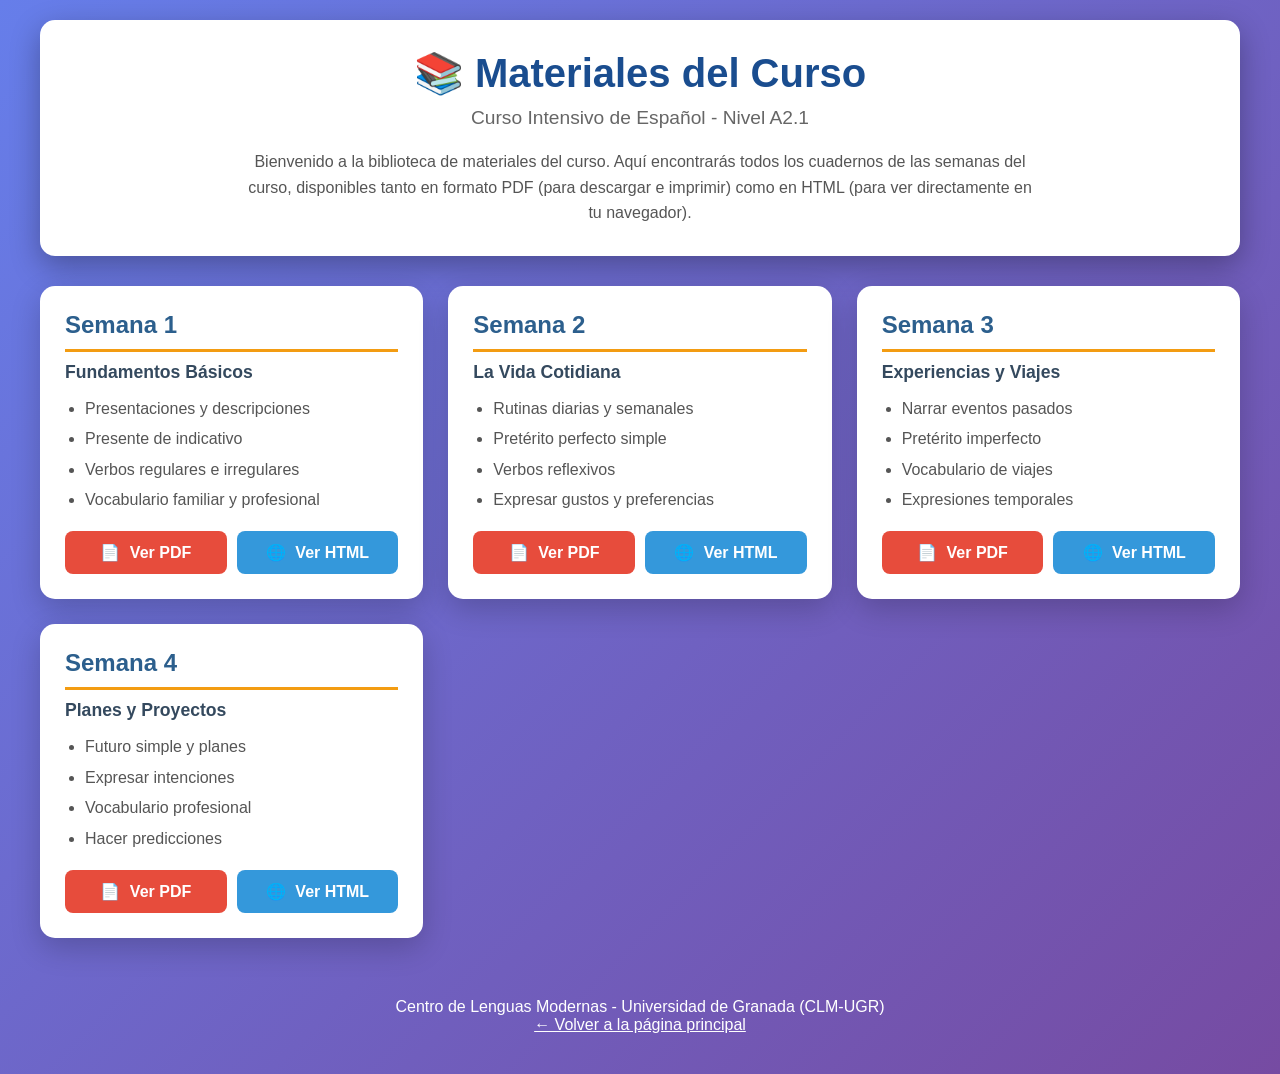
<file: materials/index.html>
<!DOCTYPE html>
<html lang="es">
<head>
    <meta charset="UTF-8">
    <meta name="viewport" content="width=device-width, initial-scale=1.0">
    <title>Materiales del Curso - CILE</title>
    <style>
        * {
            margin: 0;
            padding: 0;
            box-sizing: border-box;
        }

        body {
            font-family: 'Segoe UI', Tahoma, Geneva, Verdana, sans-serif;
            background: linear-gradient(135deg, #667eea 0%, #764ba2 100%);
            min-height: 100vh;
            padding: 20px;
        }

        .container {
            max-width: 1200px;
            margin: 0 auto;
        }

        header {
            background: white;
            padding: 30px;
            border-radius: 15px;
            box-shadow: 0 10px 30px rgba(0,0,0,0.3);
            margin-bottom: 30px;
            text-align: center;
        }

        h1 {
            color: #1a4d8f;
            font-size: 2.5em;
            margin-bottom: 10px;
        }

        .subtitle {
            color: #666;
            font-size: 1.2em;
            margin-bottom: 20px;
        }

        .description {
            color: #555;
            line-height: 1.6;
            max-width: 800px;
            margin: 0 auto;
        }

        .materials-grid {
            display: grid;
            grid-template-columns: repeat(auto-fit, minmax(300px, 1fr));
            gap: 25px;
            margin-top: 30px;
        }

        .material-card {
            background: white;
            border-radius: 15px;
            padding: 25px;
            box-shadow: 0 10px 30px rgba(0,0,0,0.2);
            transition: transform 0.3s ease, box-shadow 0.3s ease;
        }

        .material-card:hover {
            transform: translateY(-5px);
            box-shadow: 0 15px 40px rgba(0,0,0,0.3);
        }

        .material-card h2 {
            color: #2c5f8d;
            font-size: 1.5em;
            margin-bottom: 10px;
            padding-bottom: 10px;
            border-bottom: 3px solid #f39c12;
        }

        .material-card h3 {
            color: #34495e;
            font-size: 1.1em;
            margin-bottom: 15px;
        }

        .topics {
            margin: 15px 0;
            padding-left: 20px;
        }

        .topics li {
            color: #555;
            margin-bottom: 8px;
            line-height: 1.4;
        }

        .buttons {
            display: flex;
            gap: 10px;
            margin-top: 20px;
        }

        .btn {
            flex: 1;
            padding: 12px 20px;
            border: none;
            border-radius: 8px;
            font-size: 1em;
            font-weight: bold;
            cursor: pointer;
            text-decoration: none;
            text-align: center;
            transition: all 0.3s ease;
            display: inline-block;
        }

        .btn-pdf {
            background: #e74c3c;
            color: white;
        }

        .btn-pdf:hover {
            background: #c0392b;
            transform: scale(1.05);
        }

        .btn-html {
            background: #3498db;
            color: white;
        }

        .btn-html:hover {
            background: #2980b9;
            transform: scale(1.05);
        }

        .icon {
            margin-right: 5px;
        }

        footer {
            text-align: center;
            color: white;
            margin-top: 40px;
            padding: 20px;
        }

        footer a {
            color: white;
            text-decoration: underline;
        }

        @media (max-width: 768px) {
            h1 {
                font-size: 2em;
            }

            .materials-grid {
                grid-template-columns: 1fr;
            }

            .buttons {
                flex-direction: column;
            }
        }
    </style>
</head>
<body>
    <div class="container">
        <header>
            <h1>📚 Materiales del Curso</h1>
            <p class="subtitle">Curso Intensivo de Español - Nivel A2.1</p>
            <p class="description">
                Bienvenido a la biblioteca de materiales del curso. Aquí encontrarás todos los cuadernos
                de las semanas del curso, disponibles tanto en formato PDF (para descargar e imprimir)
                como en HTML (para ver directamente en tu navegador).
            </p>
        </header>

        <div class="materials-grid">
            <!-- Semana 1 -->
            <div class="material-card">
                <h2>Semana 1</h2>
                <h3>Fundamentos Básicos</h3>
                <ul class="topics">
                    <li>Presentaciones y descripciones</li>
                    <li>Presente de indicativo</li>
                    <li>Verbos regulares e irregulares</li>
                    <li>Vocabulario familiar y profesional</li>
                </ul>
                <div class="buttons">
                    <a href="cuadernos/semana1.pdf" class="btn btn-pdf" target="_blank">
                        <span class="icon">📄</span> Ver PDF
                    </a>
                    <a href="cuadernos/semana1.html" class="btn btn-html" target="_blank">
                        <span class="icon">🌐</span> Ver HTML
                    </a>
                </div>
            </div>

            <!-- Semana 2 -->
            <div class="material-card">
                <h2>Semana 2</h2>
                <h3>La Vida Cotidiana</h3>
                <ul class="topics">
                    <li>Rutinas diarias y semanales</li>
                    <li>Pretérito perfecto simple</li>
                    <li>Verbos reflexivos</li>
                    <li>Expresar gustos y preferencias</li>
                </ul>
                <div class="buttons">
                    <a href="cuadernos/semana2.pdf" class="btn btn-pdf" target="_blank">
                        <span class="icon">📄</span> Ver PDF
                    </a>
                    <a href="cuadernos/semana2.html" class="btn btn-html" target="_blank">
                        <span class="icon">🌐</span> Ver HTML
                    </a>
                </div>
            </div>

            <!-- Semana 3 -->
            <div class="material-card">
                <h2>Semana 3</h2>
                <h3>Experiencias y Viajes</h3>
                <ul class="topics">
                    <li>Narrar eventos pasados</li>
                    <li>Pretérito imperfecto</li>
                    <li>Vocabulario de viajes</li>
                    <li>Expresiones temporales</li>
                </ul>
                <div class="buttons">
                    <a href="cuadernos/semana3.pdf" class="btn btn-pdf" target="_blank">
                        <span class="icon">📄</span> Ver PDF
                    </a>
                    <a href="cuadernos/semana3.html" class="btn btn-html" target="_blank">
                        <span class="icon">🌐</span> Ver HTML
                    </a>
                </div>
            </div>

            <!-- Semana 4 -->
            <div class="material-card">
                <h2>Semana 4</h2>
                <h3>Planes y Proyectos</h3>
                <ul class="topics">
                    <li>Futuro simple y planes</li>
                    <li>Expresar intenciones</li>
                    <li>Vocabulario profesional</li>
                    <li>Hacer predicciones</li>
                </ul>
                <div class="buttons">
                    <a href="cuadernos/semana4.pdf" class="btn btn-pdf" target="_blank">
                        <span class="icon">📄</span> Ver PDF
                    </a>
                    <a href="cuadernos/semana4.html" class="btn btn-html" target="_blank">
                        <span class="icon">🌐</span> Ver HTML
                    </a>
                </div>
            </div>
        </div>

        <footer>
            <p>Centro de Lenguas Modernas - Universidad de Granada (CLM-UGR)</p>
            <p><a href="https://elcorreveidile.github.io/CILE/">← Volver a la página principal</a></p>
        </footer>
    </div>
</body>
</html>
</file>
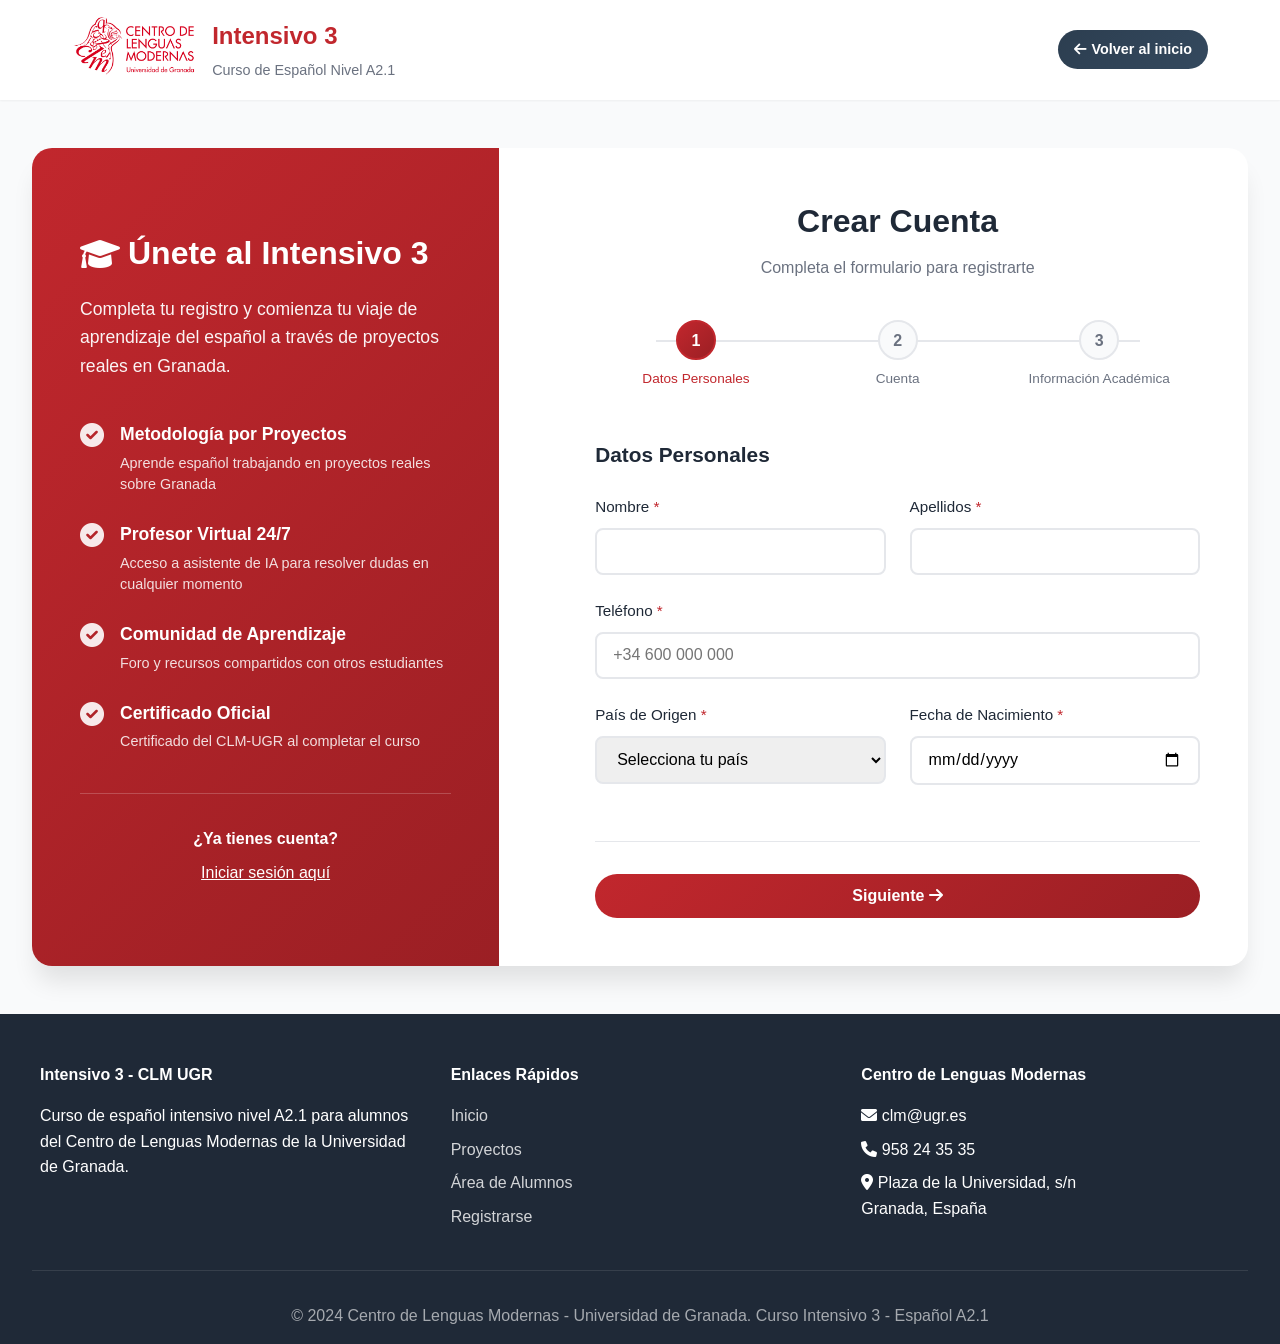
<file: register.html>
<!DOCTYPE html>
<html lang="es" class="no-js">
<head>
    <meta charset="UTF-8">
    <meta name="viewport" content="width=device-width, initial-scale=1.0">
    <title>Registro de Estudiante - Intensivo 3 | CLM-UGR</title>
    <meta name="description" content="Regístrate en el curso Intensivo 3 de español nivel A2.1 del Centro de Lenguas Modernas de la Universidad de Granada.">

    <!-- API Configuration for Production -->
    <meta name="api-base-url" content="https://intensivo3-api.onrender.com">

    <!-- Open Graph / Facebook -->
    <meta property="og:type" content="website">
    <meta property="og:title" content="Registro - Intensivo 3 | CLM-UGR">
    <meta property="og:description" content="Únete al curso intensivo de español con metodología por proyectos">
    <meta property="og:image" content="images/banner/hero-bg.jpg">

    <!-- Favicon -->
    <link rel="icon" type="image/svg+xml" href="data:image/svg+xml,<svg xmlns='http://www.w3.org/2000/svg' viewBox='0 0 100 100'><circle cx='50' cy='50' r='50' fill='%23C1272D'/><text x='50' y='70' font-size='60' font-weight='bold' text-anchor='middle' fill='white'>I3</text></svg>">

    <link rel="stylesheet" href="css/style.css">
    <link rel="stylesheet" href="css/register.css">
    <link rel="stylesheet" href="https://cdnjs.cloudflare.com/ajax/libs/font-awesome/6.0.0/css/all.min.css">
    <script src="js/config.js"></script>
</head>
<body class="register-page">
    <!-- Header -->
    <header class="header">
        <nav class="navbar" role="navigation" aria-label="Navegación principal">
            <div class="nav-brand">
                <a href="index.html">
                    <img src="images/banner/Logo-CLM-V1.jpg" alt="Centro de Lenguas Modernas UGR" class="logo-img">
                </a>
                <div class="brand-text">
                    <p class="brand-title"><a href="index.html">Intensivo 3</a></p>
                    <p>Curso de Español Nivel A2.1</p>
                </div>
            </div>
            <a href="index.html" class="btn btn-secondary btn-sm">
                <i class="fas fa-arrow-left"></i> Volver al inicio
            </a>
        </nav>
    </header>

    <!-- Registration Container -->
    <main class="register-container">
        <div class="register-wrapper">
            <!-- Left Side: Info -->
            <div class="register-info">
                <div class="info-content">
                    <h2><i class="fas fa-graduation-cap"></i> Únete al Intensivo 3</h2>
                    <p class="info-description">Completa tu registro y comienza tu viaje de aprendizaje del español a través de proyectos reales en Granada.</p>

                    <div class="benefits-list">
                        <div class="benefit-item">
                            <i class="fas fa-check-circle"></i>
                            <div>
                                <h4>Metodología por Proyectos</h4>
                                <p>Aprende español trabajando en proyectos reales sobre Granada</p>
                            </div>
                        </div>

                        <div class="benefit-item">
                            <i class="fas fa-check-circle"></i>
                            <div>
                                <h4>Profesor Virtual 24/7</h4>
                                <p>Acceso a asistente de IA para resolver dudas en cualquier momento</p>
                            </div>
                        </div>

                        <div class="benefit-item">
                            <i class="fas fa-check-circle"></i>
                            <div>
                                <h4>Comunidad de Aprendizaje</h4>
                                <p>Foro y recursos compartidos con otros estudiantes</p>
                            </div>
                        </div>

                        <div class="benefit-item">
                            <i class="fas fa-check-circle"></i>
                            <div>
                                <h4>Certificado Oficial</h4>
                                <p>Certificado del CLM-UGR al completar el curso</p>
                            </div>
                        </div>
                    </div>

                    <div class="info-footer">
                        <p><strong>¿Ya tienes cuenta?</strong></p>
                        <a href="index.html#login" class="link-primary">Iniciar sesión aquí</a>
                    </div>
                </div>
            </div>

            <!-- Right Side: Form -->
            <div class="register-form-container">
                <div class="form-header">
                    <h2>Crear Cuenta</h2>
                    <p>Completa el formulario para registrarte</p>
                </div>

                <form id="registerForm" class="register-form" novalidate>
                    <!-- Progress Steps -->
                    <div class="progress-steps">
                        <div class="step active" data-step="1">
                            <div class="step-number">1</div>
                            <span>Datos Personales</span>
                        </div>
                        <div class="step" data-step="2">
                            <div class="step-number">2</div>
                            <span>Cuenta</span>
                        </div>
                        <div class="step" data-step="3">
                            <div class="step-number">3</div>
                            <span>Información Académica</span>
                        </div>
                    </div>

                    <!-- Step 1: Personal Information -->
                    <div class="form-step active" id="step1">
                        <h3>Datos Personales</h3>

                        <div class="form-row">
                            <div class="form-group">
                                <label for="firstName">Nombre <span class="required">*</span></label>
                                <input type="text" id="firstName" name="firstName" required>
                                <span class="error-message"></span>
                            </div>

                            <div class="form-group">
                                <label for="lastName">Apellidos <span class="required">*</span></label>
                                <input type="text" id="lastName" name="lastName" required>
                                <span class="error-message"></span>
                            </div>
                        </div>

                        <div class="form-group">
                            <label for="phone">Teléfono <span class="required">*</span></label>
                            <input type="tel" id="phone" name="phone" placeholder="+34 600 000 000" required>
                            <span class="error-message"></span>
                        </div>

                        <div class="form-row">
                            <div class="form-group">
                                <label for="country">País de Origen <span class="required">*</span></label>
                                <select id="country" name="country" required>
                                    <option value="">Selecciona tu país</option>
                                    <option value="ES">España</option>
                                    <option value="FR">Francia</option>
                                    <option value="DE">Alemania</option>
                                    <option value="IT">Italia</option>
                                    <option value="PT">Portugal</option>
                                    <option value="UK">Reino Unido</option>
                                    <option value="US">Estados Unidos</option>
                                    <option value="CN">China</option>
                                    <option value="JP">Japón</option>
                                    <option value="KR">Corea del Sur</option>
                                    <option value="BR">Brasil</option>
                                    <option value="MX">México</option>
                                    <option value="AR">Argentina</option>
                                    <option value="OTHER">Otro</option>
                                </select>
                                <span class="error-message"></span>
                            </div>

                            <div class="form-group">
                                <label for="birthDate">Fecha de Nacimiento <span class="required">*</span></label>
                                <input type="date" id="birthDate" name="birthDate" required>
                                <span class="error-message"></span>
                            </div>
                        </div>

                        <div class="form-actions">
                            <button type="button" class="btn btn-primary" onclick="nextStep(1)">
                                Siguiente <i class="fas fa-arrow-right"></i>
                            </button>
                        </div>
                    </div>

                    <!-- Step 2: Account Information -->
                    <div class="form-step" id="step2">
                        <h3>Información de Cuenta</h3>

                        <div class="form-group">
                            <label for="email">Correo Electrónico <span class="required">*</span></label>
                            <input type="email" id="email" name="email" placeholder="tu@correo.com" required>
                            <span class="error-message"></span>
                            <span class="helper-text">Usarás este email para iniciar sesión</span>
                        </div>

                        <div class="form-group">
                            <label for="password">Contraseña <span class="required">*</span></label>
                            <div class="password-input">
                                <input type="password" id="password" name="password" required>
                                <button type="button" class="toggle-password" onclick="togglePassword('password')">
                                    <i class="fas fa-eye"></i>
                                </button>
                            </div>
                            <div class="password-strength">
                                <div class="strength-bar"></div>
                            </div>
                            <span class="error-message"></span>
                            <span class="helper-text">Mínimo 8 caracteres, una mayúscula, un número y un símbolo</span>
                        </div>

                        <div class="form-group">
                            <label for="confirmPassword">Confirmar Contraseña <span class="required">*</span></label>
                            <div class="password-input">
                                <input type="password" id="confirmPassword" name="confirmPassword" required>
                                <button type="button" class="toggle-password" onclick="togglePassword('confirmPassword')">
                                    <i class="fas fa-eye"></i>
                                </button>
                            </div>
                            <span class="error-message"></span>
                        </div>

                        <div class="form-actions">
                            <button type="button" class="btn btn-secondary" onclick="prevStep(2)">
                                <i class="fas fa-arrow-left"></i> Anterior
                            </button>
                            <button type="button" class="btn btn-primary" onclick="nextStep(2)">
                                Siguiente <i class="fas fa-arrow-right"></i>
                            </button>
                        </div>
                    </div>

                    <!-- Step 3: Academic Information -->
                    <div class="form-step" id="step3">
                        <h3>Información Académica</h3>

                        <div class="form-group">
                            <label for="university">Universidad/Institución</label>
                            <input type="text" id="university" name="university" placeholder="Universidad de Granada">
                            <span class="error-message"></span>
                        </div>

                        <div class="form-row">
                            <div class="form-group">
                                <label for="spanishLevel">Nivel Actual de Español <span class="required">*</span></label>
                                <select id="spanishLevel" name="spanishLevel" required>
                                    <option value="">Selecciona tu nivel</option>
                                    <option value="A1">A1 - Principiante</option>
                                    <option value="A1.2">A1.2 - Principiante Alto</option>
                                    <option value="A2">A2 - Elemental</option>
                                    <option value="A2.1">A2.1 - Elemental (recomendado)</option>
                                    <option value="B1">B1 - Intermedio</option>
                                    <option value="OTHER">Otro / No estoy seguro</option>
                                </select>
                                <span class="error-message"></span>
                            </div>

                            <div class="form-group">
                                <label for="startDate">Fecha de Inicio Preferida <span class="required">*</span></label>
                                <input type="date" id="startDate" name="startDate" required>
                                <span class="error-message"></span>
                            </div>
                        </div>

                        <div class="form-group">
                            <label for="motivation">¿Por qué quieres estudiar español? (opcional)</label>
                            <textarea id="motivation" name="motivation" rows="3" placeholder="Cuéntanos brevemente sobre tus motivaciones..."></textarea>
                        </div>

                        <div class="form-group checkbox-group">
                            <input type="checkbox" id="terms" name="terms" required>
                            <label for="terms">
                                Acepto los <a href="#" target="_blank">términos y condiciones</a> y la
                                <a href="#" target="_blank">política de privacidad</a> <span class="required">*</span>
                            </label>
                            <span class="error-message"></span>
                        </div>

                        <div class="form-group checkbox-group">
                            <input type="checkbox" id="newsletter" name="newsletter">
                            <label for="newsletter">
                                Quiero recibir información sobre cursos y eventos del CLM-UGR
                            </label>
                        </div>

                        <div class="form-actions">
                            <button type="button" class="btn btn-secondary" onclick="prevStep(3)">
                                <i class="fas fa-arrow-left"></i> Anterior
                            </button>
                            <button type="submit" class="btn btn-primary">
                                <i class="fas fa-user-plus"></i> Crear Cuenta
                            </button>
                        </div>
                    </div>
                </form>

                <!-- Success Message (hidden by default) -->
                <div id="successMessage" class="success-message" style="display: none;">
                    <div class="success-icon">
                        <i class="fas fa-check-circle"></i>
                    </div>
                    <h3>¡Registro Exitoso!</h3>
                    <p>Tu cuenta ha sido creada correctamente. Te hemos enviado un correo de confirmación a <strong id="registeredEmail"></strong></p>
                    <p>Por favor, verifica tu correo electrónico para activar tu cuenta.</p>
                    <div class="success-actions">
                        <a href="index.html#login" class="btn btn-primary">Iniciar Sesión</a>
                        <a href="index.html" class="btn btn-secondary">Volver al Inicio</a>
                    </div>
                </div>
            </div>
        </div>
    </main>

    <!-- Footer -->
    <footer class="footer">
        <div class="footer-content">
            <div class="footer-section">
                <h4>Intensivo 3 - CLM UGR</h4>
                <p>Curso de español intensivo nivel A2.1 para alumnos del Centro de Lenguas Modernas de la Universidad de Granada.</p>
            </div>

            <div class="footer-section">
                <h4>Enlaces Rápidos</h4>
                <ul>
                    <li><a href="index.html">Inicio</a></li>
                    <li><a href="index.html#proyectos">Proyectos</a></li>
                    <li><a href="index.html#login">Área de Alumnos</a></li>
                    <li><a href="register.html">Registrarse</a></li>
                </ul>
            </div>

            <div class="footer-section">
                <h4>Centro de Lenguas Modernas</h4>
                <ul>
                    <li><i class="fas fa-envelope"></i> clm@ugr.es</li>
                    <li><i class="fas fa-phone"></i> 958 24 35 35</li>
                    <li><i class="fas fa-map-marker-alt"></i> Plaza de la Universidad, s/n<br>Granada, España</li>
                </ul>
            </div>
        </div>

        <div class="footer-bottom">
            <p>&copy; 2024 Centro de Lenguas Modernas - Universidad de Granada. Curso Intensivo 3 - Español A2.1</p>
        </div>
    </footer>

    <script src="js/register.js"></script>
</body>
</html>
</file>
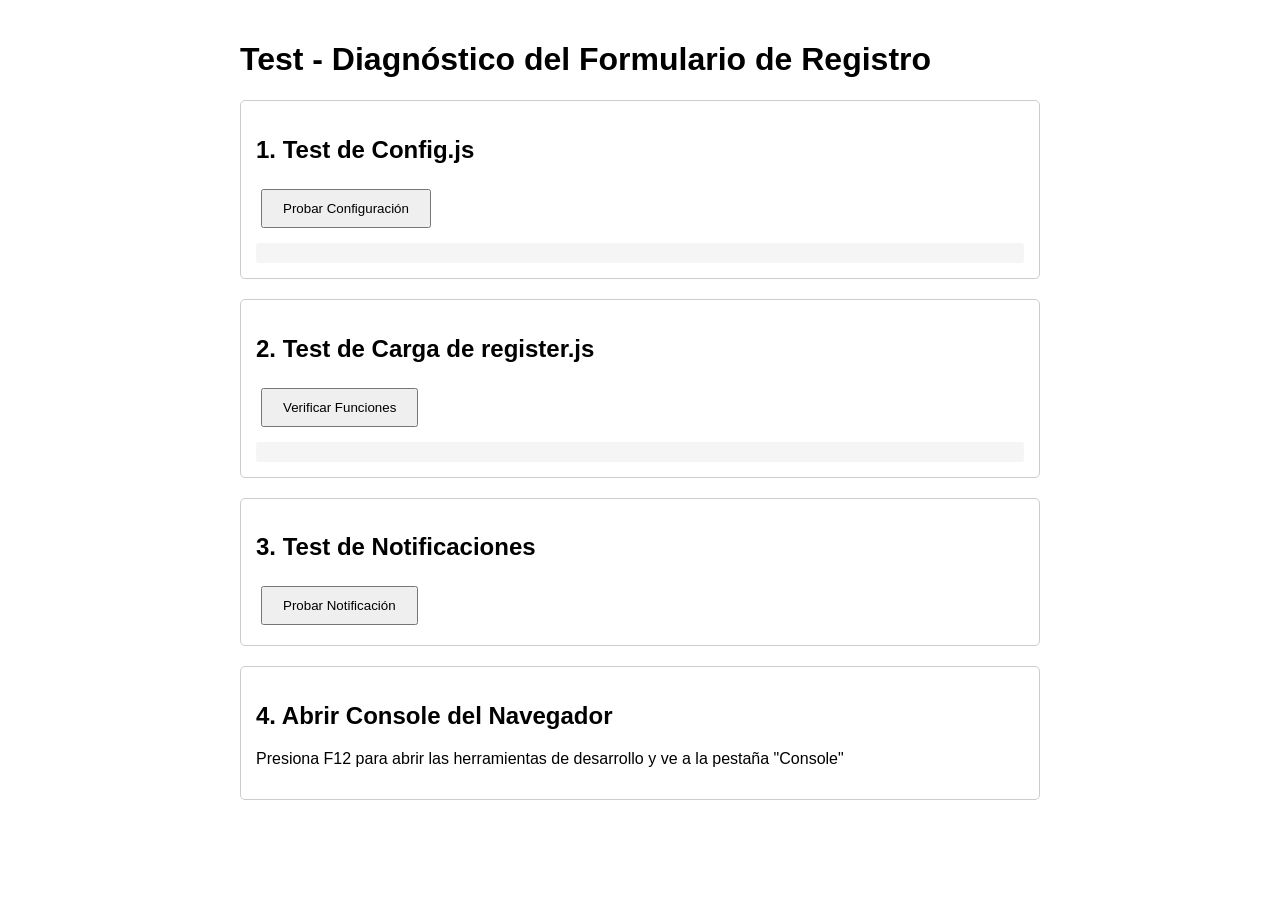
<file: test-register.html>
<!DOCTYPE html>
<html>
<head>
    <meta charset="UTF-8">
    <title>Test - Formulario Registro</title>
    <script src="js/config.js"></script>
    <script>
        // Script de diagnóstico
        window.addEventListener('DOMContentLoaded', () => {
            console.log('DOM cargado');
            console.log('nextStep disponible?', typeof nextStep);
            console.log('prevStep disponible?', typeof prevStep);
            console.log('window.APP_CONFIG:', window.APP_CONFIG);
            console.log('window.showMessage:', typeof window.showMessage);
        });
    </script>
    <style>
        body {
            font-family: Arial, sans-serif;
            padding: 20px;
            max-width: 800px;
            margin: 0 auto;
        }
        .test-section {
            margin: 20px 0;
            padding: 15px;
            border: 1px solid #ccc;
            border-radius: 5px;
        }
        button {
            padding: 10px 20px;
            margin: 5px;
            cursor: pointer;
        }
        .console-output {
            background: #f5f5f5;
            padding: 10px;
            margin-top: 10px;
            border-radius: 3px;
            font-family: monospace;
            white-space: pre-wrap;
        }
    </style>
</head>
<body>
    <h1>Test - Diagnóstico del Formulario de Registro</h1>

    <div class="test-section">
        <h2>1. Test de Config.js</h2>
        <button onclick="testConfig()">Probar Configuración</button>
        <div id="config-result" class="console-output"></div>
    </div>

    <div class="test-section">
        <h2>2. Test de Carga de register.js</h2>
        <button onclick="testRegisterLoaded()">Verificar Funciones</button>
        <div id="register-result" class="console-output"></div>
    </div>

    <div class="test-section">
        <h2>3. Test de Notificaciones</h2>
        <button onclick="testNotification()">Probar Notificación</button>
    </div>

    <div class="test-section">
        <h2>4. Abrir Console del Navegador</h2>
        <p>Presiona F12 para abrir las herramientas de desarrollo y ve a la pestaña "Console"</p>
    </div>

    <script src="js/register.js"></script>
    <script>
        function testConfig() {
            const result = document.getElementById('config-result');
            let output = '';

            output += 'window.APP_CONFIG existe: ' + (!!window.APP_CONFIG) + '\n';
            if (window.APP_CONFIG) {
                output += 'apiBaseUrl: ' + window.APP_CONFIG.apiBaseUrl + '\n';
                output += 'getApiUrl existe: ' + (typeof window.APP_CONFIG.getApiUrl === 'function') + '\n';
                if (typeof window.APP_CONFIG.getApiUrl === 'function') {
                    output += 'getApiUrl("/test"): ' + window.APP_CONFIG.getApiUrl('/test') + '\n';
                }
            }
            output += '\nwindow.showMessage existe: ' + (typeof window.showMessage === 'function');

            result.textContent = output;
        }

        function testRegisterLoaded() {
            const result = document.getElementById('register-result');
            let output = '';

            output += 'nextStep existe: ' + (typeof nextStep === 'function') + '\n';
            output += 'prevStep existe: ' + (typeof prevStep === 'function') + '\n';
            output += 'handleSubmit existe: ' + (typeof handleSubmit === 'function') + '\n';
            output += 'validateStep existe: ' + (typeof validateStep === 'function') + '\n';
            output += 'validateField existe: ' + (typeof validateField === 'function') + '\n';

            result.textContent = output;
        }

        function testNotification() {
            if (typeof window.showMessage === 'function') {
                window.showMessage('success', 'Test exitoso!');
                window.showMessage('error', 'Test de error');
            } else {
                alert('showMessage no está disponible');
            }
        }
    </script>
</body>
</html>
</file>
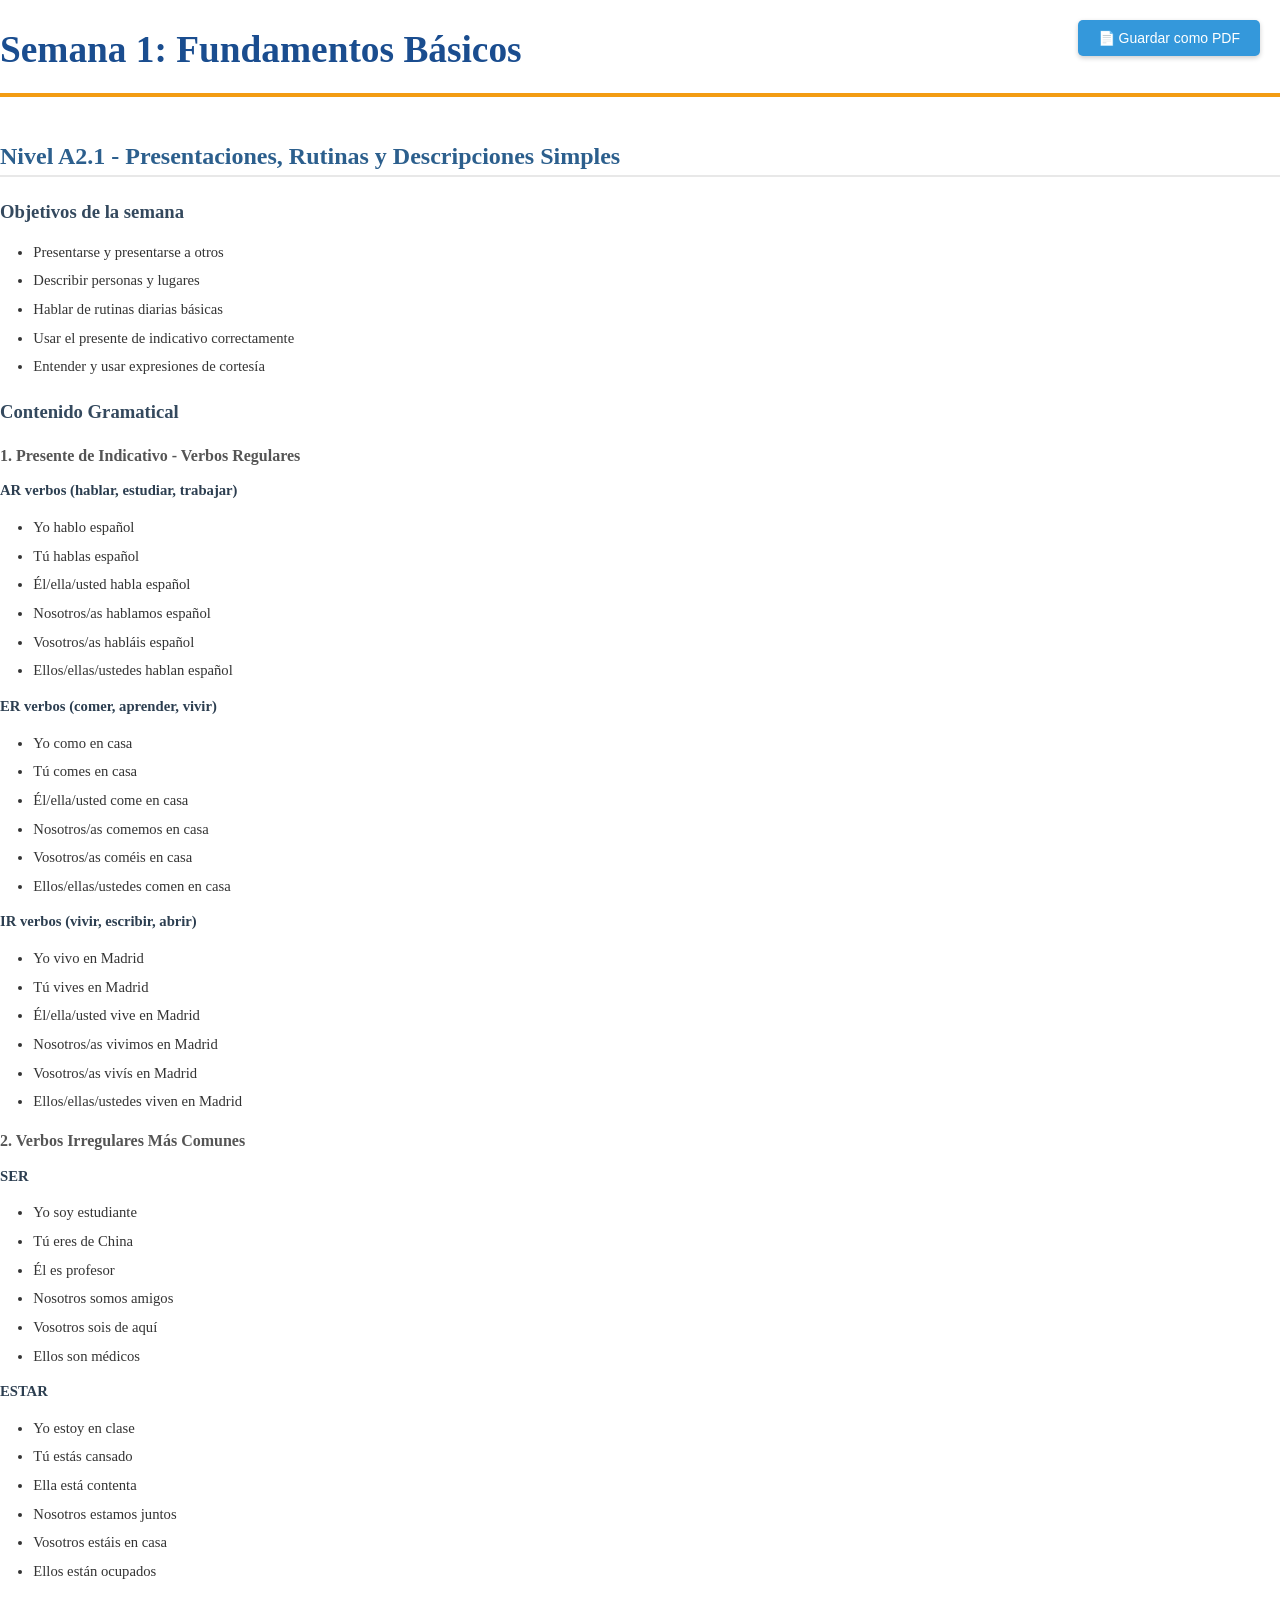
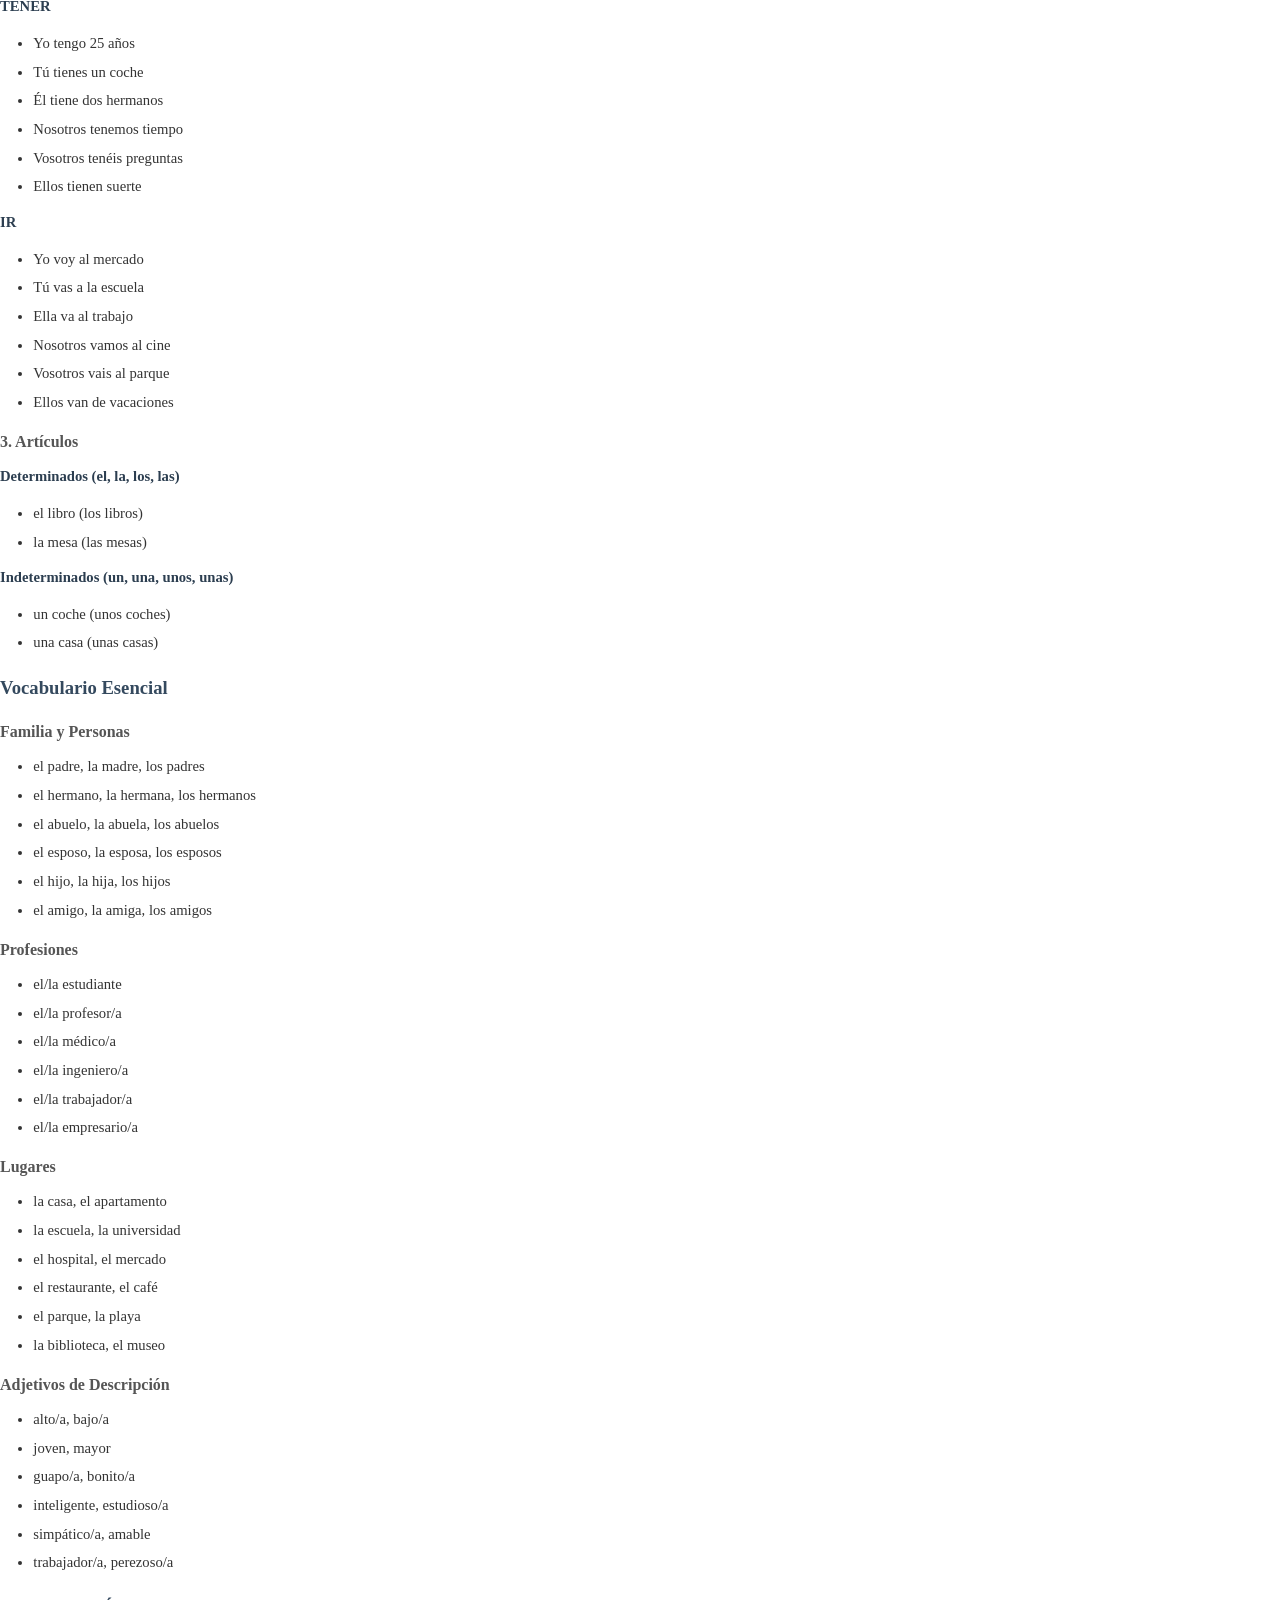
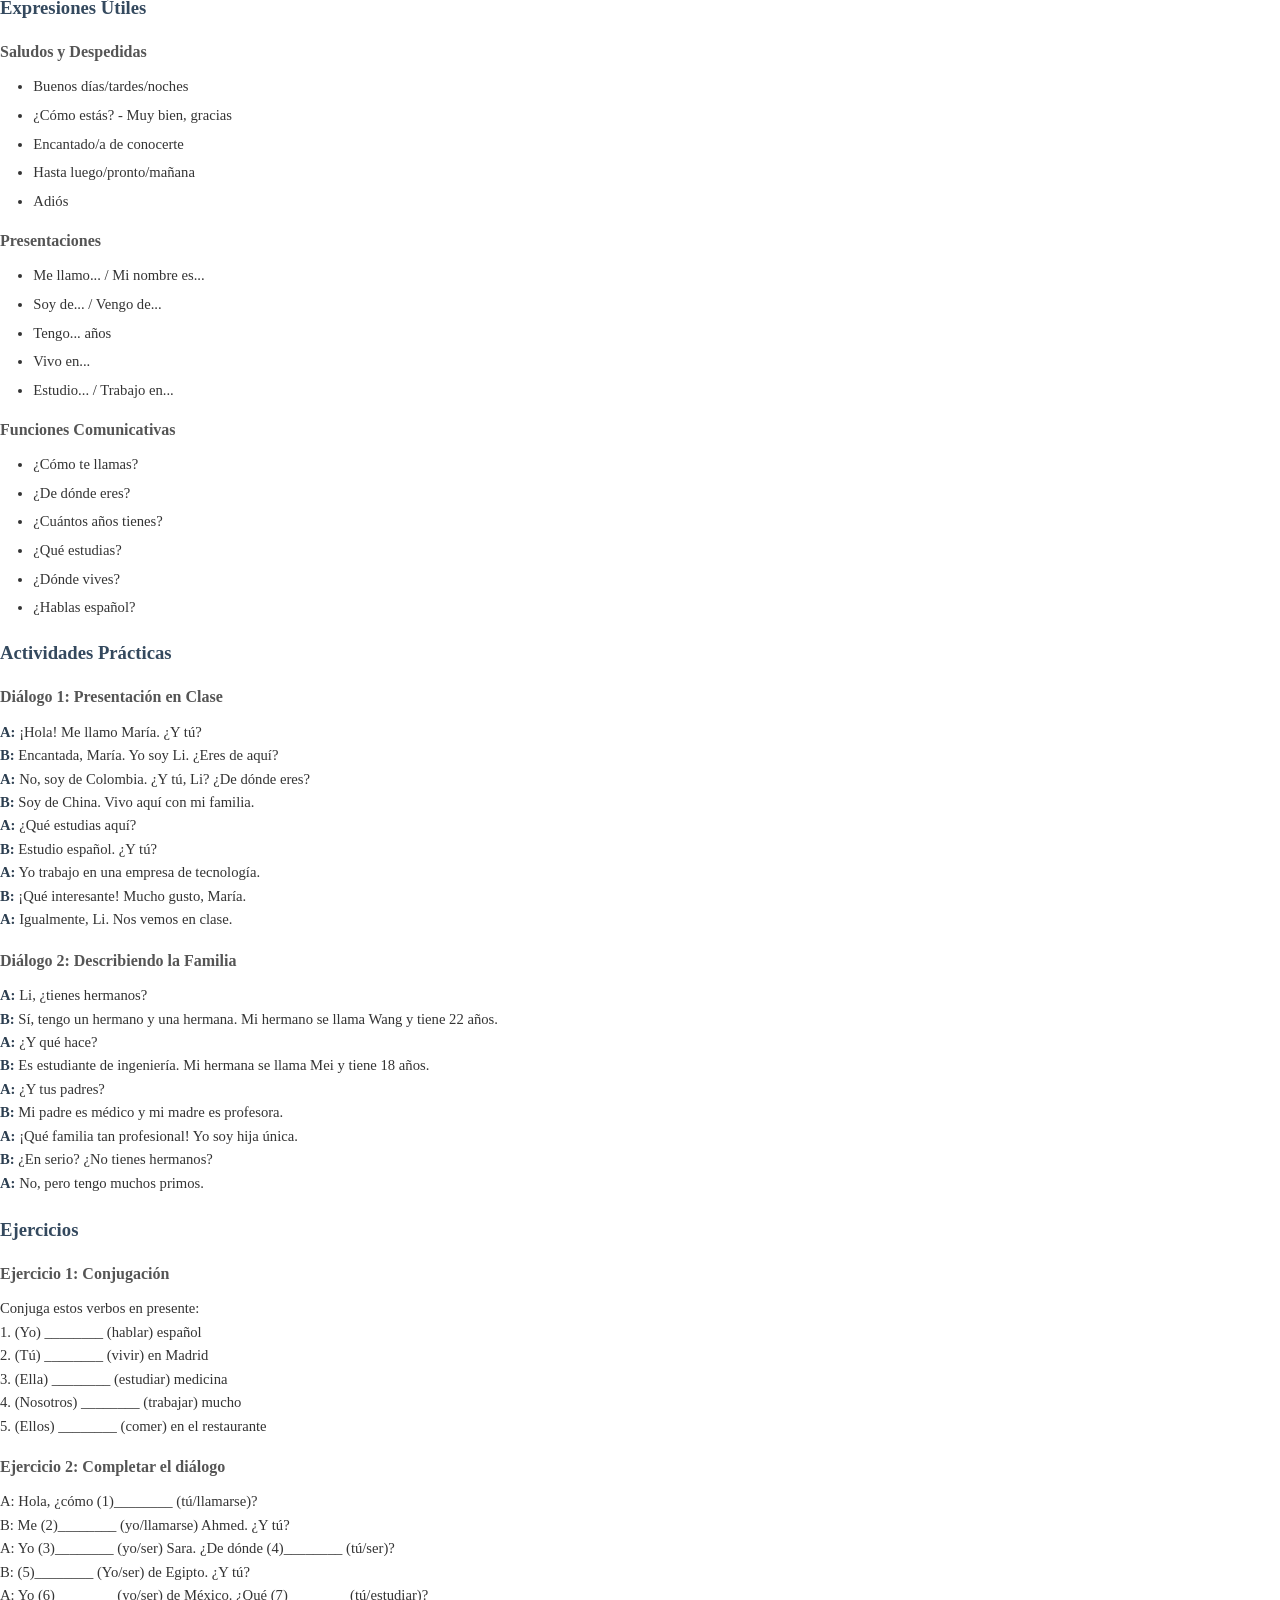
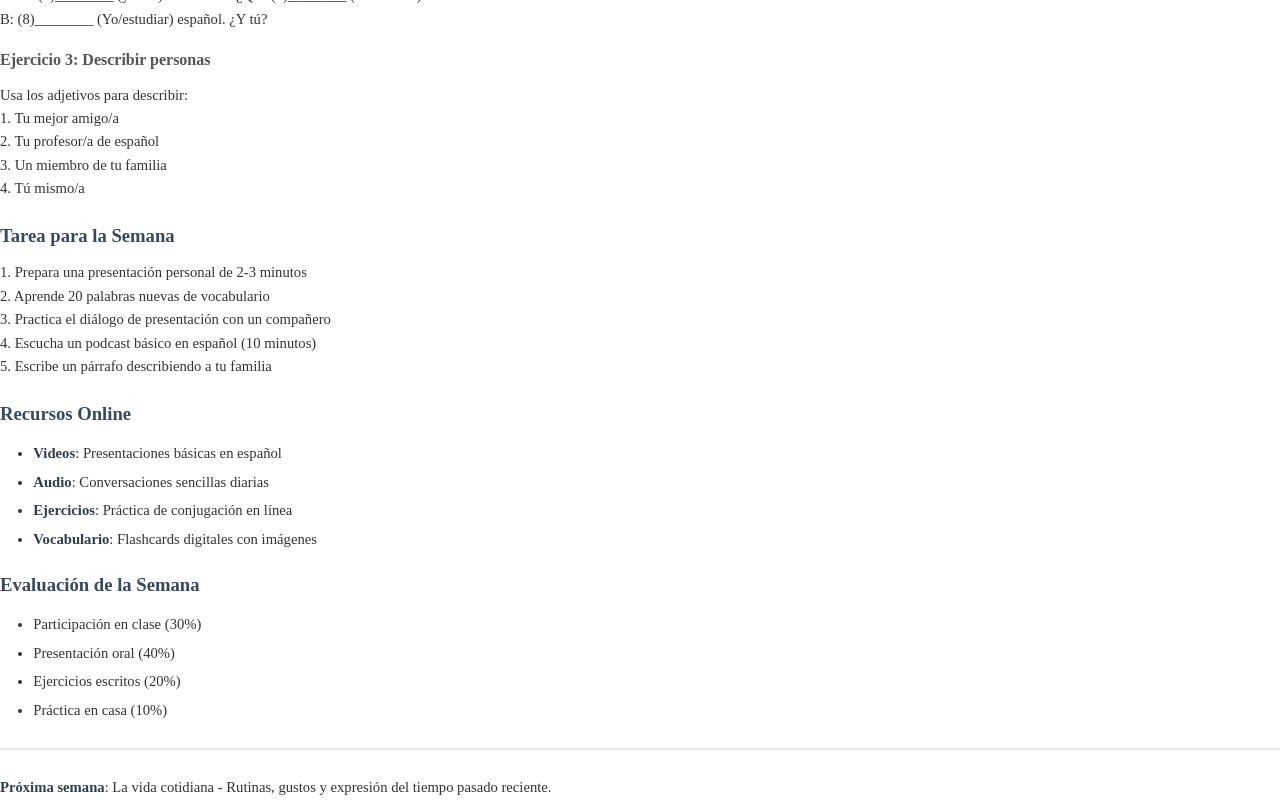
<file: materiales/html/semana1.html>
<!DOCTYPE html>
<html lang="es">
<head>
    <meta charset="UTF-8">
    <meta name="viewport" content="width=device-width, initial-scale=1.0">
    <title>Semana 1</title>
    <style>
/* Estilos profesionales para PDFs del Curso Intensivo de Español */

@page {
    margin: 2cm;
    size: A4;
}

* {
    margin: 0;
    padding: 0;
    box-sizing: border-box;
}

body {
    font-family: 'Georgia', 'Times New Roman', serif;
    font-size: 11pt;
    line-height: 1.6;
    color: #333;
    background: white;
    max-width: 100%;
}

/* Encabezados */
h1 {
    color: #1a4d8f;
    font-size: 28pt;
    font-weight: bold;
    margin: 0 0 10pt 0;
    padding: 15pt 0 10pt 0;
    border-bottom: 3pt solid #f39c12;
    page-break-after: avoid;
}

h2 {
    color: #2c5f8d;
    font-size: 18pt;
    font-weight: bold;
    margin: 20pt 0 8pt 0;
    padding-top: 10pt;
    border-bottom: 1.5pt solid #e8e8e8;
    page-break-after: avoid;
}

h3 {
    color: #34495e;
    font-size: 14pt;
    font-weight: bold;
    margin: 15pt 0 8pt 0;
    page-break-after: avoid;
}

h4 {
    color: #555;
    font-size: 12pt;
    font-weight: bold;
    margin: 12pt 0 6pt 0;
    page-break-after: avoid;
}

/* Párrafos y texto */
p {
    margin: 8pt 0;
    text-align: justify;
    orphans: 3;
    widows: 3;
}

/* Listas */
ul, ol {
    margin: 10pt 0;
    padding-left: 25pt;
}

li {
    margin: 5pt 0;
    line-height: 1.5;
}

ul li {
    list-style-type: disc;
}

ul ul li {
    list-style-type: circle;
}

/* Listas dentro de secciones específicas */
h4 + ul, h4 + ol {
    margin-top: 8pt;
}

/* Texto en negrita y cursiva */
strong, b {
    font-weight: bold;
    color: #2c3e50;
}

em, i {
    font-style: italic;
    color: #555;
}

/* Código y texto monoespaciado */
code {
    font-family: 'Courier New', Courier, monospace;
    background-color: #f4f4f4;
    padding: 2pt 4pt;
    border-radius: 3pt;
    font-size: 10pt;
    color: #c7254e;
}

pre {
    background-color: #f8f8f8;
    border: 1pt solid #ddd;
    border-left: 4pt solid #3498db;
    padding: 12pt;
    margin: 12pt 0;
    border-radius: 4pt;
    overflow-x: auto;
    page-break-inside: avoid;
}

pre code {
    background-color: transparent;
    padding: 0;
    color: #333;
    font-size: 9pt;
}

/* Tablas */
table {
    width: 100%;
    border-collapse: collapse;
    margin: 15pt 0;
    page-break-inside: avoid;
}

th, td {
    border: 1pt solid #ddd;
    padding: 8pt 12pt;
    text-align: left;
}

th {
    background-color: #3498db;
    color: white;
    font-weight: bold;
}

tr:nth-child(even) {
    background-color: #f9f9f9;
}

/* Cajas especiales para diálogos */
h4:contains("Diálogo") {
    color: #27ae60;
    border-left: 4pt solid #27ae60;
    padding-left: 10pt;
}

/* Separadores */
hr {
    border: none;
    border-top: 2pt solid #e8e8e8;
    margin: 20pt 0;
}

/* Secciones específicas */
.objetivos, .contenido-gramatical, .vocabulario, .ejercicios {
    background-color: #f9f9f9;
    padding: 12pt;
    border-radius: 4pt;
    margin: 12pt 0;
    page-break-inside: avoid;
}

/* Cajas de información */
.info-box {
    background-color: #e3f2fd;
    border-left: 4pt solid #2196f3;
    padding: 12pt;
    margin: 12pt 0;
    border-radius: 4pt;
    page-break-inside: avoid;
}

.warning-box {
    background-color: #fff3e0;
    border-left: 4pt solid #ff9800;
    padding: 12pt;
    margin: 12pt 0;
    border-radius: 4pt;
    page-break-inside: avoid;
}

/* Ejemplos */
blockquote {
    border-left: 4pt solid #9b59b6;
    padding-left: 15pt;
    margin: 12pt 0 12pt 20pt;
    font-style: italic;
    color: #555;
    background-color: #f8f5fb;
    padding: 10pt 10pt 10pt 15pt;
    border-radius: 4pt;
}

/* Evitar quiebres de página en lugares inapropiados */
h1, h2, h3, h4, h5, h6 {
    page-break-after: avoid;
}

/* Footer y header para todas las páginas */
@page {
    @top-right {
        content: "Curso Intensivo de Español - CILE";
        font-size: 9pt;
        color: #999;
    }
    @bottom-center {
        content: "Página " counter(page);
        font-size: 9pt;
        color: #999;
    }
}

/* Enlaces */
a {
    color: #3498db;
    text-decoration: none;
}

a:hover {
    text-decoration: underline;
}

/* Mejoras de impresión */
@media print {
    body {
        font-size: 10pt;
    }

    h1 {
        font-size: 24pt;
    }

    h2 {
        font-size: 16pt;
    }

    h3 {
        font-size: 13pt;
    }

    a {
        color: #000;
        text-decoration: underline;
    }
}

    </style>
    <script>
        // Función para imprimir/guardar como PDF
        function printPDF() {
            window.print();
        }
    </script>
</head>
<body>
    <div class="no-print" style="position: fixed; top: 20px; right: 20px; z-index: 1000;">
        <button onclick="printPDF()" style="
            background: #3498db;
            color: white;
            border: none;
            padding: 10px 20px;
            border-radius: 5px;
            cursor: pointer;
            font-size: 14px;
            box-shadow: 0 2px 5px rgba(0,0,0,0.2);
        ">
            📄 Guardar como PDF
        </button>
    </div>

    <div class="content">
<h1>Semana 1: Fundamentos Básicos</h1>
<h2>Nivel A2.1 - Presentaciones, Rutinas y Descripciones Simples</h2>
<h3>Objetivos de la semana</h3>
<ul>
<li>Presentarse y presentarse a otros</li>
<li>Describir personas y lugares</li>
<li>Hablar de rutinas diarias básicas</li>
<li>Usar el presente de indicativo correctamente</li>
<li>Entender y usar expresiones de cortesía</li>
</ul>
<h3>Contenido Gramatical</h3>
<h4>1. Presente de Indicativo - Verbos Regulares</h4>
<p><strong>AR verbos (hablar, estudiar, trabajar)</strong>
</p>
<ul>
<li>Yo hablo español</li>
<li>Tú hablas español</li>
<li>Él/ella/usted habla español</li>
<li>Nosotros/as hablamos español</li>
<li>Vosotros/as habláis español</li>
<li>Ellos/ellas/ustedes hablan español</li>
</ul>
<p><strong>ER verbos (comer, aprender, vivir)</strong>
</p>
<ul>
<li>Yo como en casa</li>
<li>Tú comes en casa</li>
<li>Él/ella/usted come en casa</li>
<li>Nosotros/as comemos en casa</li>
<li>Vosotros/as coméis en casa</li>
<li>Ellos/ellas/ustedes comen en casa</li>
</ul>
<p><strong>IR verbos (vivir, escribir, abrir)</strong>
</p>
<ul>
<li>Yo vivo en Madrid</li>
<li>Tú vives en Madrid</li>
<li>Él/ella/usted vive en Madrid</li>
<li>Nosotros/as vivimos en Madrid</li>
<li>Vosotros/as vivís en Madrid</li>
<li>Ellos/ellas/ustedes viven en Madrid</li>
</ul>
<h4>2. Verbos Irregulares Más Comunes</h4>
<p><strong>SER</strong>
</p>
<ul>
<li>Yo soy estudiante</li>
<li>Tú eres de China</li>
<li>Él es profesor</li>
<li>Nosotros somos amigos</li>
<li>Vosotros sois de aquí</li>
<li>Ellos son médicos</li>
</ul>
<p><strong>ESTAR</strong>
</p>
<ul>
<li>Yo estoy en clase</li>
<li>Tú estás cansado</li>
<li>Ella está contenta</li>
<li>Nosotros estamos juntos</li>
<li>Vosotros estáis en casa</li>
<li>Ellos están ocupados</li>
</ul>
<p><strong>TENER</strong>
</p>
<ul>
<li>Yo tengo 25 años</li>
<li>Tú tienes un coche</li>
<li>Él tiene dos hermanos</li>
<li>Nosotros tenemos tiempo</li>
<li>Vosotros tenéis preguntas</li>
<li>Ellos tienen suerte</li>
</ul>
<p><strong>IR</strong>
</p>
<ul>
<li>Yo voy al mercado</li>
<li>Tú vas a la escuela</li>
<li>Ella va al trabajo</li>
<li>Nosotros vamos al cine</li>
<li>Vosotros vais al parque</li>
<li>Ellos van de vacaciones</li>
</ul>
<h4>3. Artículos</h4>
<p><strong>Determinados (el, la, los, las)</strong>
</p>
<ul>
<li>el libro (los libros)</li>
<li>la mesa (las mesas)</li>
</ul>
<p><strong>Indeterminados (un, una, unos, unas)</strong>
</p>
<ul>
<li>un coche (unos coches)</li>
<li>una casa (unas casas)</li>
</ul>
<h3>Vocabulario Esencial</h3>
<h4>Familia y Personas</h4>
<ul>
<li>el padre, la madre, los padres</li>
<li>el hermano, la hermana, los hermanos</li>
<li>el abuelo, la abuela, los abuelos</li>
<li>el esposo, la esposa, los esposos</li>
<li>el hijo, la hija, los hijos</li>
<li>el amigo, la amiga, los amigos</li>
</ul>
<h4>Profesiones</h4>
<ul>
<li>el/la estudiante</li>
<li>el/la profesor/a</li>
<li>el/la médico/a</li>
<li>el/la ingeniero/a</li>
<li>el/la trabajador/a</li>
<li>el/la empresario/a</li>
</ul>
<h4>Lugares</h4>
<ul>
<li>la casa, el apartamento</li>
<li>la escuela, la universidad</li>
<li>el hospital, el mercado</li>
<li>el restaurante, el café</li>
<li>el parque, la playa</li>
<li>la biblioteca, el museo</li>
</ul>
<h4>Adjetivos de Descripción</h4>
<ul>
<li>alto/a, bajo/a</li>
<li>joven, mayor</li>
<li>guapo/a, bonito/a</li>
<li>inteligente, estudioso/a</li>
<li>simpático/a, amable</li>
<li>trabajador/a, perezoso/a</li>
</ul>
<h3>Expresiones Útiles</h3>
<h4>Saludos y Despedidas</h4>
<ul>
<li>Buenos días/tardes/noches</li>
<li>¿Cómo estás? - Muy bien, gracias</li>
<li>Encantado/a de conocerte</li>
<li>Hasta luego/pronto/mañana</li>
<li>Adiós</li>
</ul>
<h4>Presentaciones</h4>
<ul>
<li>Me llamo... / Mi nombre es...</li>
<li>Soy de... / Vengo de...</li>
<li>Tengo... años</li>
<li>Vivo en...</li>
<li>Estudio... / Trabajo en...</li>
</ul>
<h4>Funciones Comunicativas</h4>
<ul>
<li>¿Cómo te llamas?</li>
<li>¿De dónde eres?</li>
<li>¿Cuántos años tienes?</li>
<li>¿Qué estudias?</li>
<li>¿Dónde vives?</li>
<li>¿Hablas español?</li>
</ul>
<h3>Actividades Prácticas</h3>
<h4>Diálogo 1: Presentación en Clase</h4>
<p><strong>A:</strong> ¡Hola! Me llamo María. ¿Y tú?
<br><strong>B:</strong> Encantada, María. Yo soy Li. ¿Eres de aquí?
<br><strong>A:</strong> No, soy de Colombia. ¿Y tú, Li? ¿De dónde eres?
<br><strong>B:</strong> Soy de China. Vivo aquí con mi familia.
<br><strong>A:</strong> ¿Qué estudias aquí?
<br><strong>B:</strong> Estudio español. ¿Y tú?
<br><strong>A:</strong> Yo trabajo en una empresa de tecnología.
<br><strong>B:</strong> ¡Qué interesante! Mucho gusto, María.
<br><strong>A:</strong> Igualmente, Li. Nos vemos en clase.
</p>
<h4>Diálogo 2: Describiendo la Familia</h4>
<p><strong>A:</strong> Li, ¿tienes hermanos?
<br><strong>B:</strong> Sí, tengo un hermano y una hermana. Mi hermano se llama Wang y tiene 22 años.
<br><strong>A:</strong> ¿Y qué hace?
<br><strong>B:</strong> Es estudiante de ingeniería. Mi hermana se llama Mei y tiene 18 años.
<br><strong>A:</strong> ¿Y tus padres?
<br><strong>B:</strong> Mi padre es médico y mi madre es profesora.
<br><strong>A:</strong> ¡Qué familia tan profesional! Yo soy hija única.
<br><strong>B:</strong> ¿En serio? ¿No tienes hermanos?
<br><strong>A:</strong> No, pero tengo muchos primos.
</p>
<h3>Ejercicios</h3>
<h4>Ejercicio 1: Conjugación</h4>
<p>Conjuga estos verbos en presente:
<br>1. (Yo) ________ (hablar) español
<br>2. (Tú) ________ (vivir) en Madrid
<br>3. (Ella) ________ (estudiar) medicina
<br>4. (Nosotros) ________ (trabajar) mucho
<br>5. (Ellos) ________ (comer) en el restaurante
</p>
<h4>Ejercicio 2: Completar el diálogo</h4>
<p>A: Hola, ¿cómo (1)________ (tú/llamarse)?
<br>B: Me (2)________ (yo/llamarse) Ahmed. ¿Y tú?
<br>A: Yo (3)________ (yo/ser) Sara. ¿De dónde (4)________ (tú/ser)?
<br>B: (5)________ (Yo/ser) de Egipto. ¿Y tú?
<br>A: Yo (6)________ (yo/ser) de México. ¿Qué (7)________ (tú/estudiar)?
<br>B: (8)________ (Yo/estudiar) español. ¿Y tú?
</p>
<h4>Ejercicio 3: Describir personas</h4>
<p>Usa los adjetivos para describir:
<br>1. Tu mejor amigo/a
<br>2. Tu profesor/a de español
<br>3. Un miembro de tu familia
<br>4. Tú mismo/a
</p>
<h3>Tarea para la Semana</h3>
<p>1. Prepara una presentación personal de 2-3 minutos
<br>2. Aprende 20 palabras nuevas de vocabulario
<br>3. Practica el diálogo de presentación con un compañero
<br>4. Escucha un podcast básico en español (10 minutos)
<br>5. Escribe un párrafo describiendo a tu familia
</p>
<h3>Recursos Online</h3>
<ul>
<li><strong>Videos</strong>: Presentaciones básicas en español</li>
<li><strong>Audio</strong>: Conversaciones sencillas diarias</li>
<li><strong>Ejercicios</strong>: Práctica de conjugación en línea</li>
<li><strong>Vocabulario</strong>: Flashcards digitales con imágenes</li>
</ul>
<h3>Evaluación de la Semana</h3>
<ul>
<li>Participación en clase (30%)</li>
<li>Presentación oral (40%)</li>
<li>Ejercicios escritos (20%)</li>
<li>Práctica en casa (10%)</li>
</ul>
<hr>
<p><strong>Próxima semana</strong>: La vida cotidiana - Rutinas, gustos y expresión del tiempo pasado reciente.
</p>
    </div>
</body>
</html>
</file>
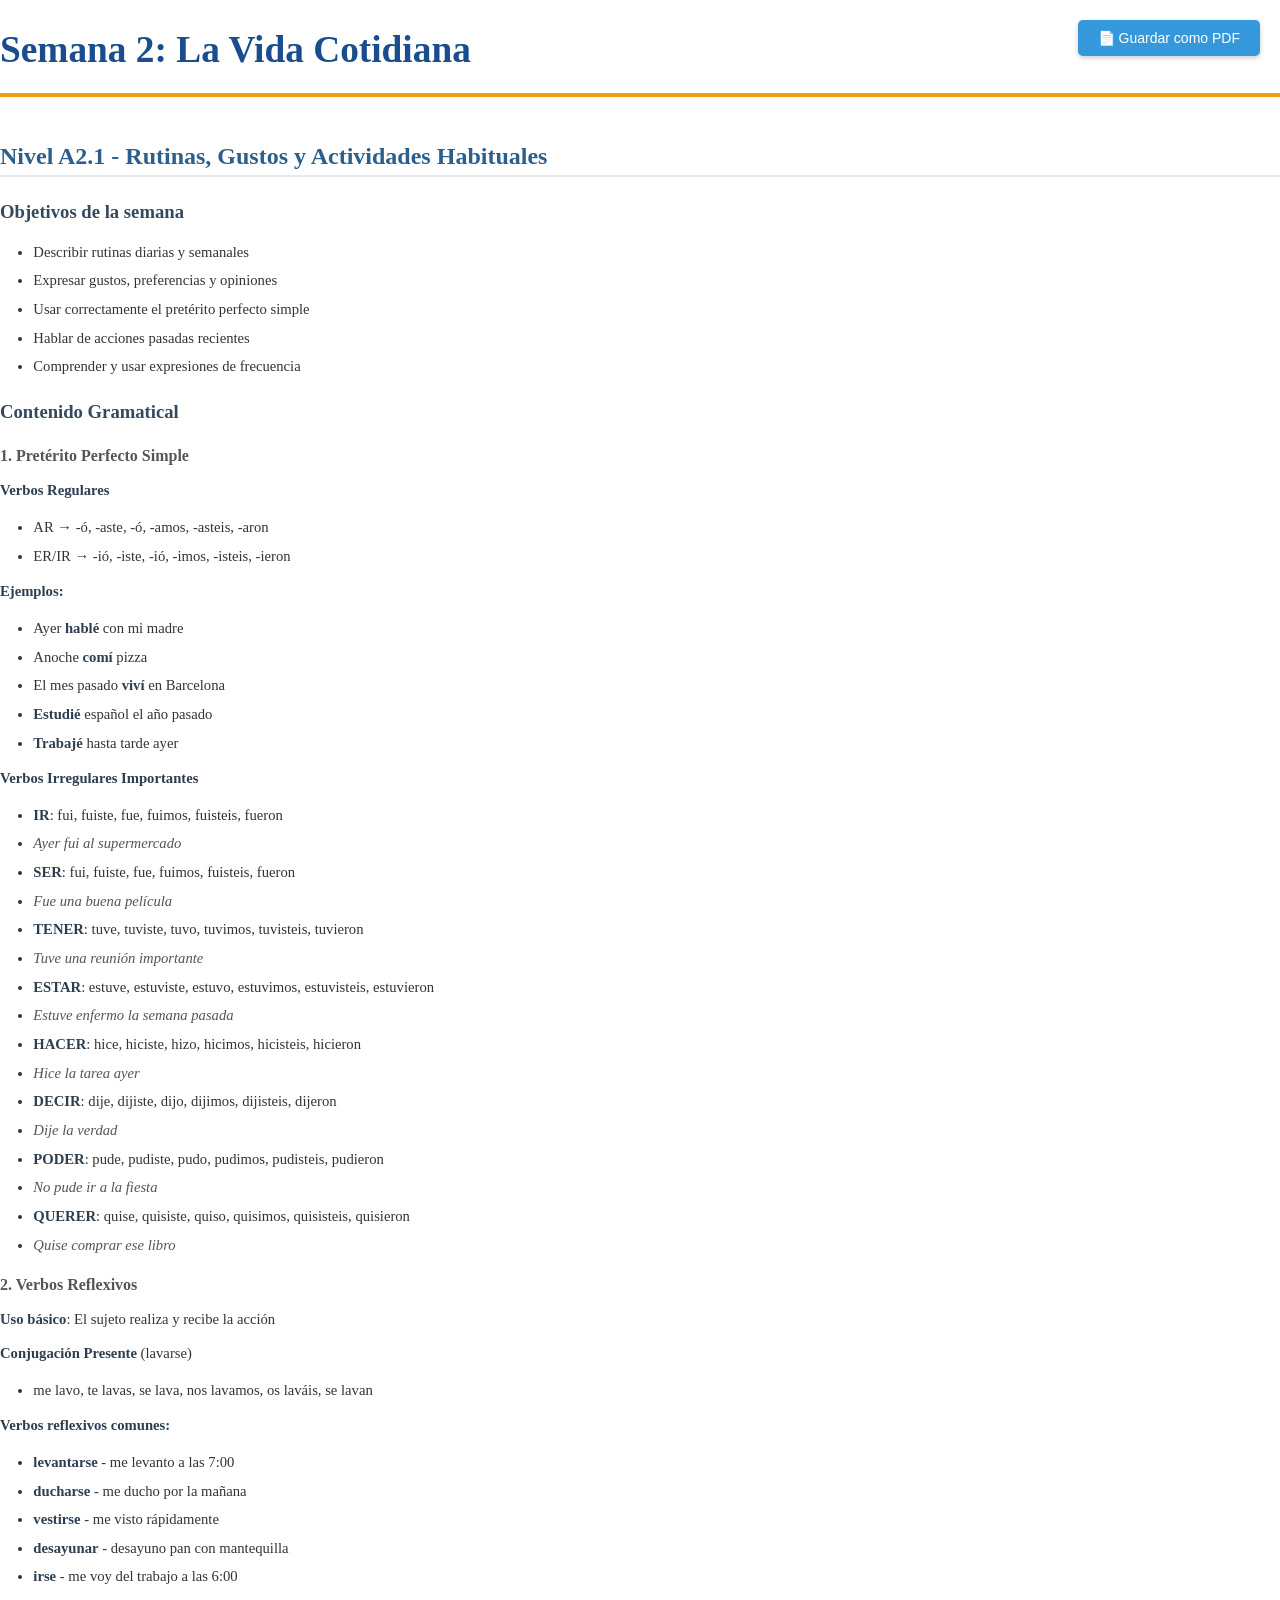
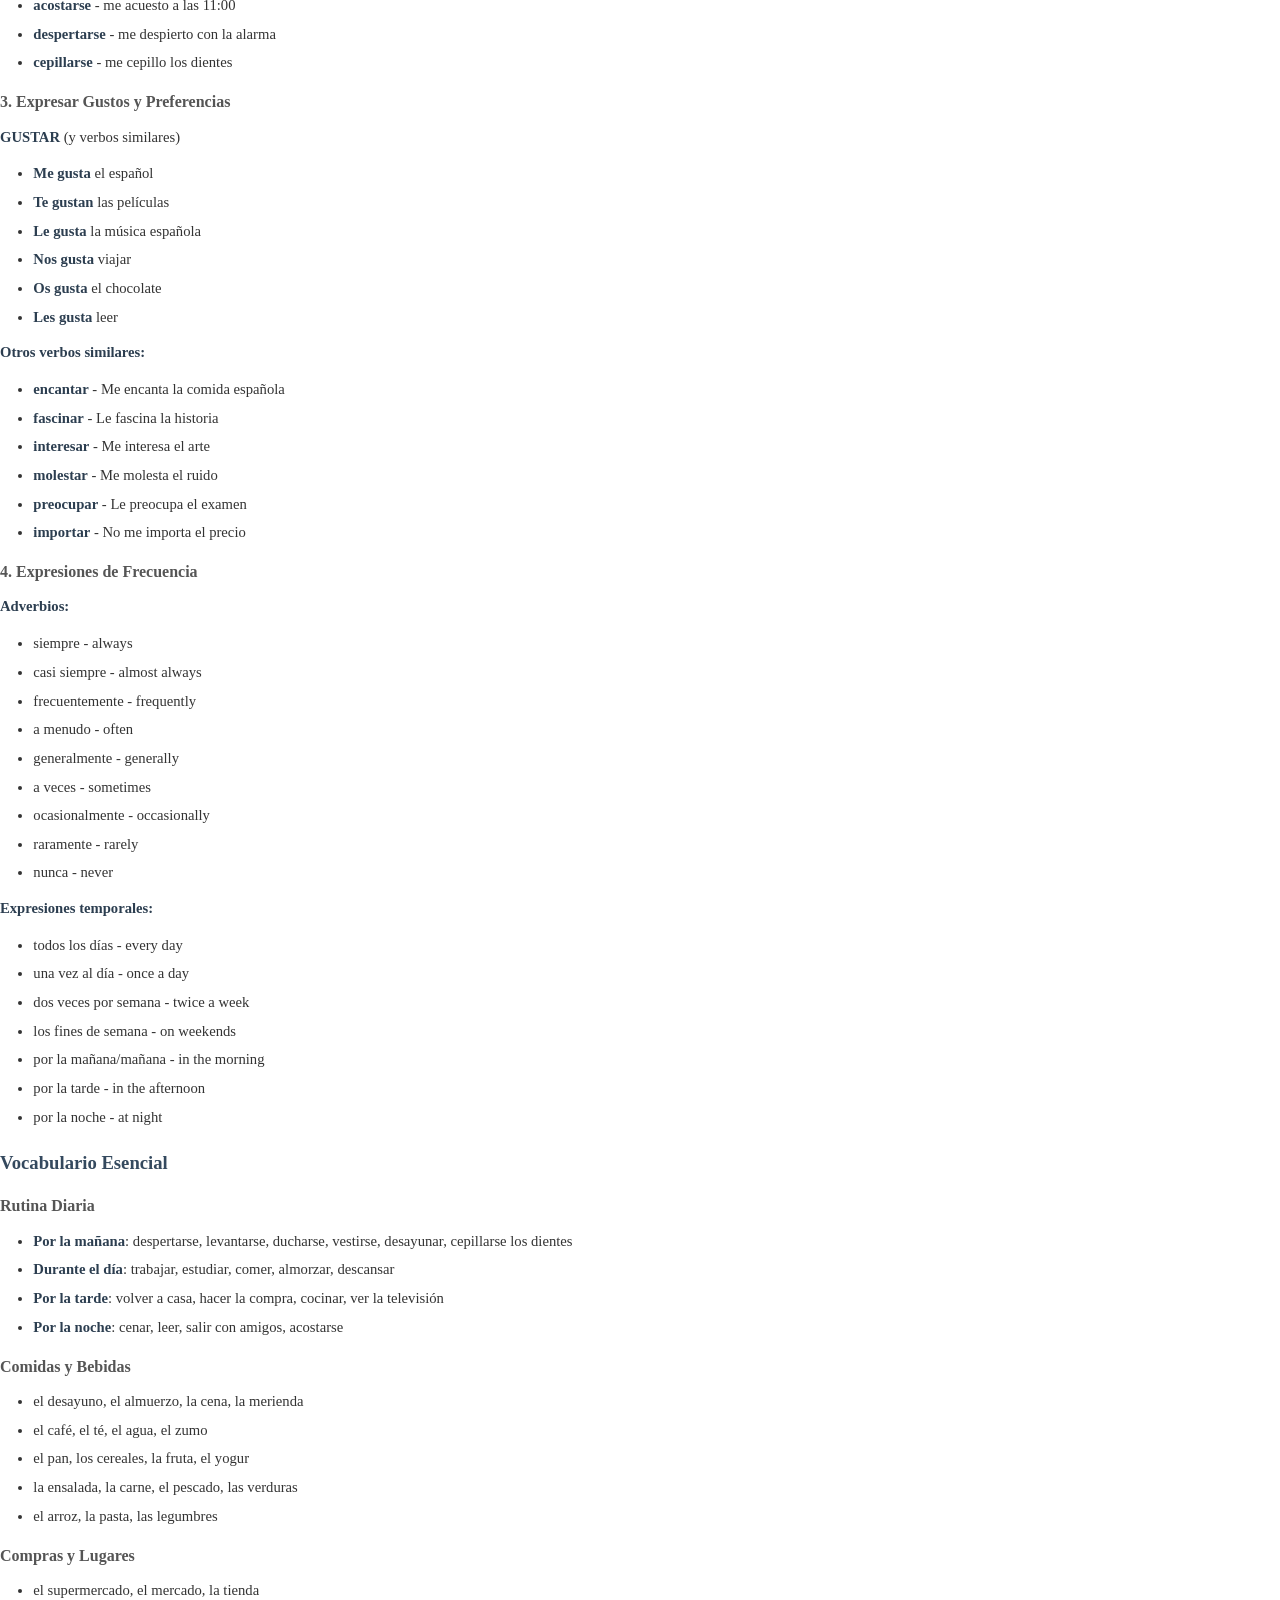
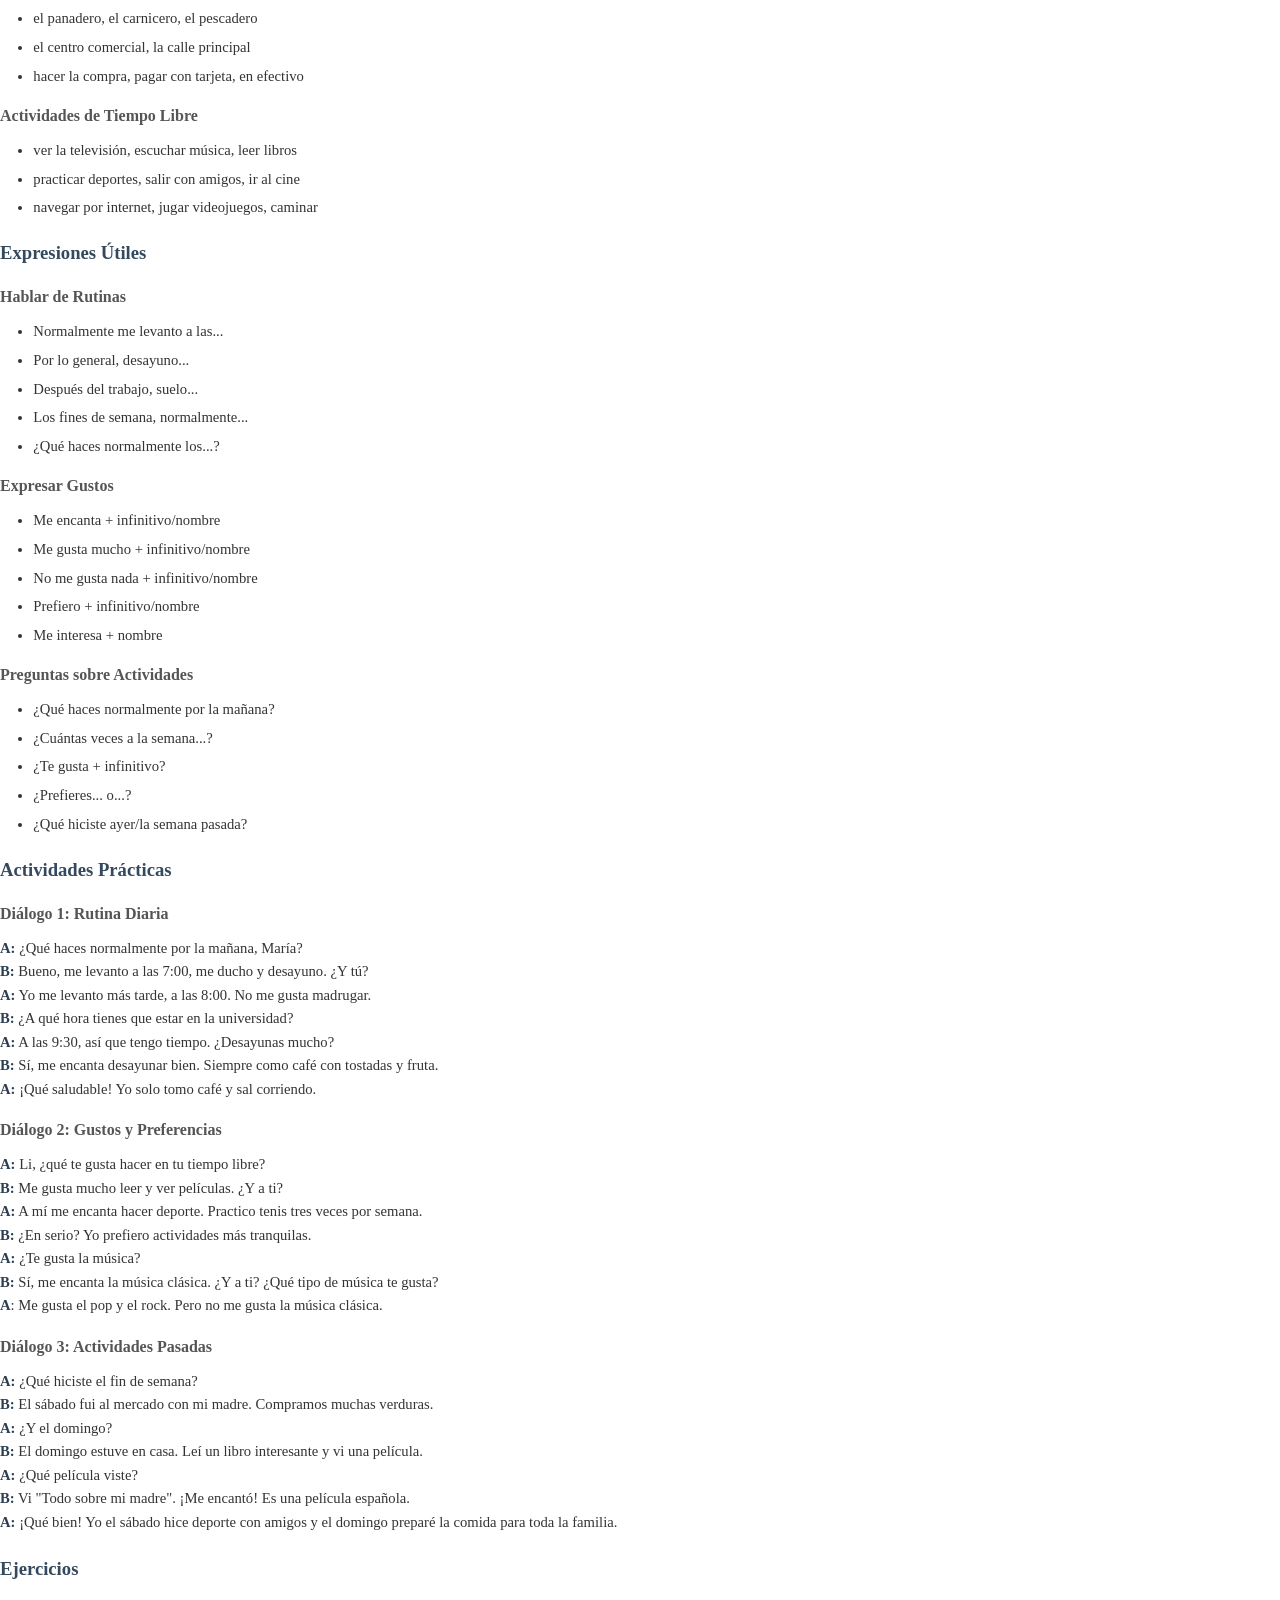
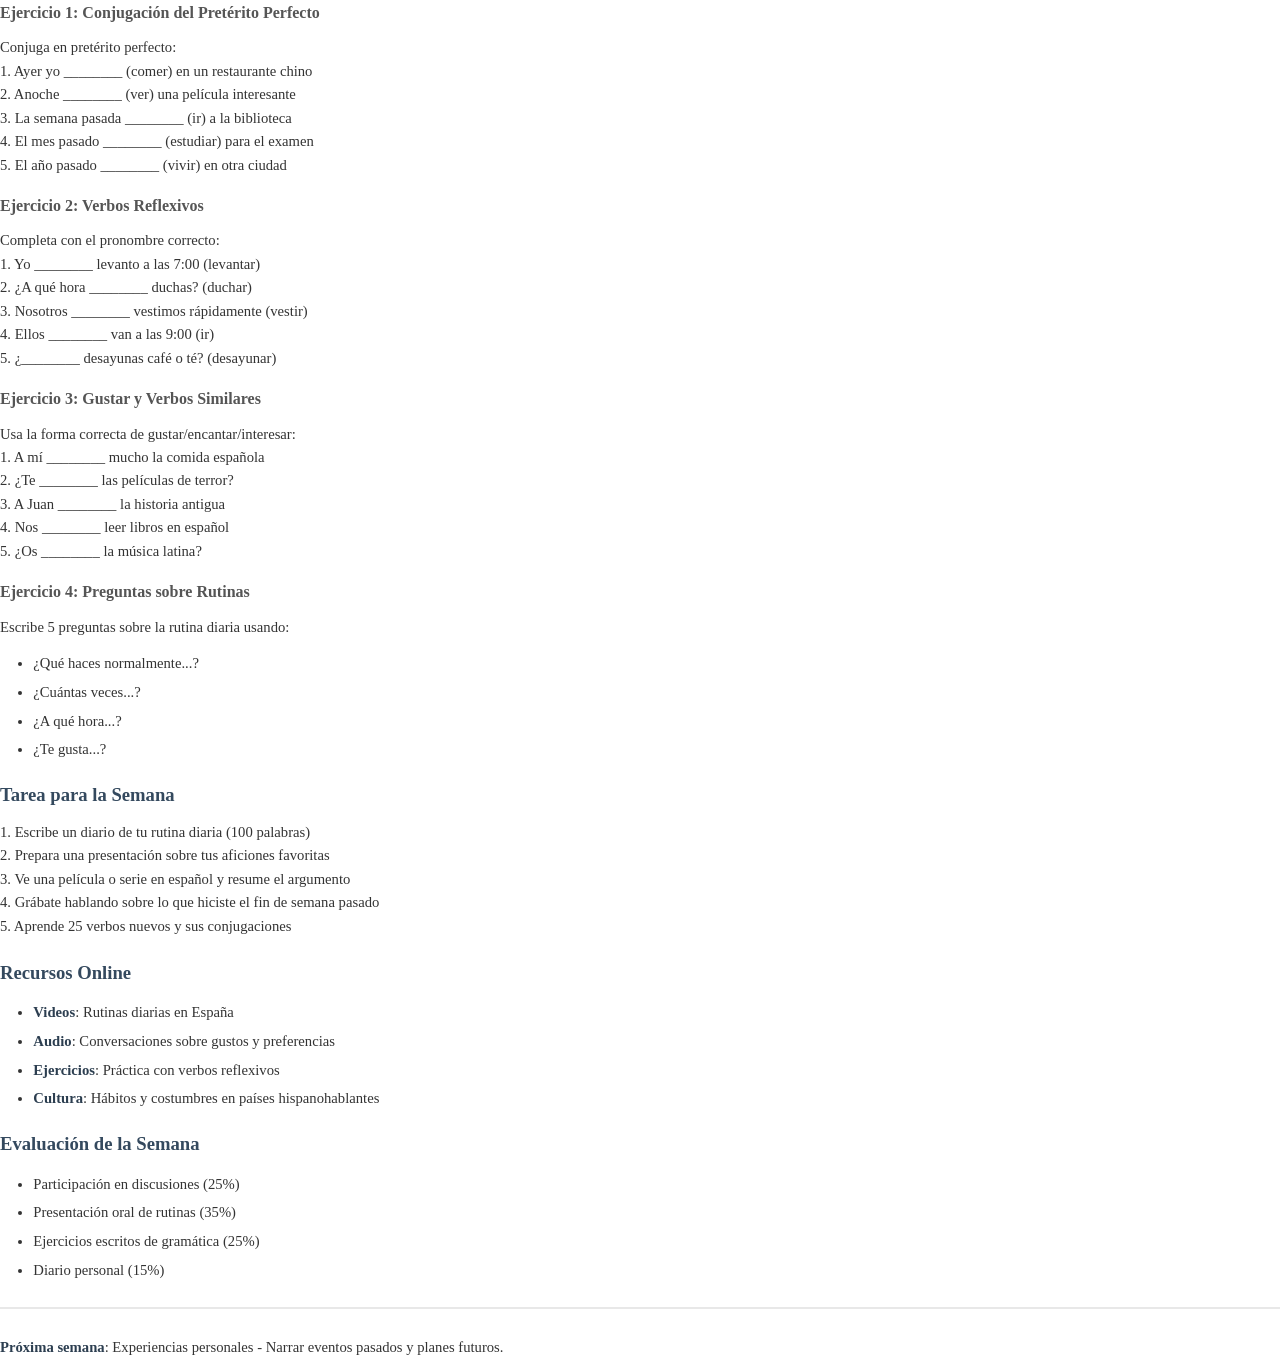
<file: materiales/html/semana2.html>
<!DOCTYPE html>
<html lang="es">
<head>
    <meta charset="UTF-8">
    <meta name="viewport" content="width=device-width, initial-scale=1.0">
    <title>Semana 2</title>
    <style>
/* Estilos profesionales para PDFs del Curso Intensivo de Español */

@page {
    margin: 2cm;
    size: A4;
}

* {
    margin: 0;
    padding: 0;
    box-sizing: border-box;
}

body {
    font-family: 'Georgia', 'Times New Roman', serif;
    font-size: 11pt;
    line-height: 1.6;
    color: #333;
    background: white;
    max-width: 100%;
}

/* Encabezados */
h1 {
    color: #1a4d8f;
    font-size: 28pt;
    font-weight: bold;
    margin: 0 0 10pt 0;
    padding: 15pt 0 10pt 0;
    border-bottom: 3pt solid #f39c12;
    page-break-after: avoid;
}

h2 {
    color: #2c5f8d;
    font-size: 18pt;
    font-weight: bold;
    margin: 20pt 0 8pt 0;
    padding-top: 10pt;
    border-bottom: 1.5pt solid #e8e8e8;
    page-break-after: avoid;
}

h3 {
    color: #34495e;
    font-size: 14pt;
    font-weight: bold;
    margin: 15pt 0 8pt 0;
    page-break-after: avoid;
}

h4 {
    color: #555;
    font-size: 12pt;
    font-weight: bold;
    margin: 12pt 0 6pt 0;
    page-break-after: avoid;
}

/* Párrafos y texto */
p {
    margin: 8pt 0;
    text-align: justify;
    orphans: 3;
    widows: 3;
}

/* Listas */
ul, ol {
    margin: 10pt 0;
    padding-left: 25pt;
}

li {
    margin: 5pt 0;
    line-height: 1.5;
}

ul li {
    list-style-type: disc;
}

ul ul li {
    list-style-type: circle;
}

/* Listas dentro de secciones específicas */
h4 + ul, h4 + ol {
    margin-top: 8pt;
}

/* Texto en negrita y cursiva */
strong, b {
    font-weight: bold;
    color: #2c3e50;
}

em, i {
    font-style: italic;
    color: #555;
}

/* Código y texto monoespaciado */
code {
    font-family: 'Courier New', Courier, monospace;
    background-color: #f4f4f4;
    padding: 2pt 4pt;
    border-radius: 3pt;
    font-size: 10pt;
    color: #c7254e;
}

pre {
    background-color: #f8f8f8;
    border: 1pt solid #ddd;
    border-left: 4pt solid #3498db;
    padding: 12pt;
    margin: 12pt 0;
    border-radius: 4pt;
    overflow-x: auto;
    page-break-inside: avoid;
}

pre code {
    background-color: transparent;
    padding: 0;
    color: #333;
    font-size: 9pt;
}

/* Tablas */
table {
    width: 100%;
    border-collapse: collapse;
    margin: 15pt 0;
    page-break-inside: avoid;
}

th, td {
    border: 1pt solid #ddd;
    padding: 8pt 12pt;
    text-align: left;
}

th {
    background-color: #3498db;
    color: white;
    font-weight: bold;
}

tr:nth-child(even) {
    background-color: #f9f9f9;
}

/* Cajas especiales para diálogos */
h4:contains("Diálogo") {
    color: #27ae60;
    border-left: 4pt solid #27ae60;
    padding-left: 10pt;
}

/* Separadores */
hr {
    border: none;
    border-top: 2pt solid #e8e8e8;
    margin: 20pt 0;
}

/* Secciones específicas */
.objetivos, .contenido-gramatical, .vocabulario, .ejercicios {
    background-color: #f9f9f9;
    padding: 12pt;
    border-radius: 4pt;
    margin: 12pt 0;
    page-break-inside: avoid;
}

/* Cajas de información */
.info-box {
    background-color: #e3f2fd;
    border-left: 4pt solid #2196f3;
    padding: 12pt;
    margin: 12pt 0;
    border-radius: 4pt;
    page-break-inside: avoid;
}

.warning-box {
    background-color: #fff3e0;
    border-left: 4pt solid #ff9800;
    padding: 12pt;
    margin: 12pt 0;
    border-radius: 4pt;
    page-break-inside: avoid;
}

/* Ejemplos */
blockquote {
    border-left: 4pt solid #9b59b6;
    padding-left: 15pt;
    margin: 12pt 0 12pt 20pt;
    font-style: italic;
    color: #555;
    background-color: #f8f5fb;
    padding: 10pt 10pt 10pt 15pt;
    border-radius: 4pt;
}

/* Evitar quiebres de página en lugares inapropiados */
h1, h2, h3, h4, h5, h6 {
    page-break-after: avoid;
}

/* Footer y header para todas las páginas */
@page {
    @top-right {
        content: "Curso Intensivo de Español - CILE";
        font-size: 9pt;
        color: #999;
    }
    @bottom-center {
        content: "Página " counter(page);
        font-size: 9pt;
        color: #999;
    }
}

/* Enlaces */
a {
    color: #3498db;
    text-decoration: none;
}

a:hover {
    text-decoration: underline;
}

/* Mejoras de impresión */
@media print {
    body {
        font-size: 10pt;
    }

    h1 {
        font-size: 24pt;
    }

    h2 {
        font-size: 16pt;
    }

    h3 {
        font-size: 13pt;
    }

    a {
        color: #000;
        text-decoration: underline;
    }
}

    </style>
    <script>
        // Función para imprimir/guardar como PDF
        function printPDF() {
            window.print();
        }
    </script>
</head>
<body>
    <div class="no-print" style="position: fixed; top: 20px; right: 20px; z-index: 1000;">
        <button onclick="printPDF()" style="
            background: #3498db;
            color: white;
            border: none;
            padding: 10px 20px;
            border-radius: 5px;
            cursor: pointer;
            font-size: 14px;
            box-shadow: 0 2px 5px rgba(0,0,0,0.2);
        ">
            📄 Guardar como PDF
        </button>
    </div>

    <div class="content">
<h1>Semana 2: La Vida Cotidiana</h1>
<h2>Nivel A2.1 - Rutinas, Gustos y Actividades Habituales</h2>
<h3>Objetivos de la semana</h3>
<ul>
<li>Describir rutinas diarias y semanales</li>
<li>Expresar gustos, preferencias y opiniones</li>
<li>Usar correctamente el pretérito perfecto simple</li>
<li>Hablar de acciones pasadas recientes</li>
<li>Comprender y usar expresiones de frecuencia</li>
</ul>
<h3>Contenido Gramatical</h3>
<h4>1. Pretérito Perfecto Simple</h4>
<p><strong>Verbos Regulares</strong>
</p>
<ul>
<li>AR → -ó, -aste, -ó, -amos, -asteis, -aron</li>
<li>ER/IR → -ió, -iste, -ió, -imos, -isteis, -ieron</li>
</ul>
<p><strong>Ejemplos:</strong>
</p>
<ul>
<li>Ayer <strong>hablé</strong> con mi madre</li>
<li>Anoche <strong>comí</strong> pizza</li>
<li>El mes pasado <strong>viví</strong> en Barcelona</li>
<li><strong>Estudié</strong> español el año pasado</li>
<li><strong>Trabajé</strong> hasta tarde ayer</li>
</ul>
<p><strong>Verbos Irregulares Importantes</strong>
</p>
<ul>
<li><strong>IR</strong>: fui, fuiste, fue, fuimos, fuisteis, fueron</li>
<li><em>Ayer fui al supermercado</em></li>
<li><strong>SER</strong>: fui, fuiste, fue, fuimos, fuisteis, fueron</li>
<li><em>Fue una buena película</em></li>
<li><strong>TENER</strong>: tuve, tuviste, tuvo, tuvimos, tuvisteis, tuvieron</li>
<li><em>Tuve una reunión importante</em></li>
<li><strong>ESTAR</strong>: estuve, estuviste, estuvo, estuvimos, estuvisteis, estuvieron</li>
<li><em>Estuve enfermo la semana pasada</em></li>
<li><strong>HACER</strong>: hice, hiciste, hizo, hicimos, hicisteis, hicieron</li>
<li><em>Hice la tarea ayer</em></li>
<li><strong>DECIR</strong>: dije, dijiste, dijo, dijimos, dijisteis, dijeron</li>
<li><em>Dije la verdad</em></li>
<li><strong>PODER</strong>: pude, pudiste, pudo, pudimos, pudisteis, pudieron</li>
<li><em>No pude ir a la fiesta</em></li>
<li><strong>QUERER</strong>: quise, quisiste, quiso, quisimos, quisisteis, quisieron</li>
<li><em>Quise comprar ese libro</em></li>
</ul>
<h4>2. Verbos Reflexivos</h4>
<p><strong>Uso básico</strong>: El sujeto realiza y recibe la acción
</p>
<p><strong>Conjugación Presente</strong> (lavarse)
</p>
<ul>
<li>me lavo, te lavas, se lava, nos lavamos, os laváis, se lavan</li>
</ul>
<p><strong>Verbos reflexivos comunes:</strong>
</p>
<ul>
<li><strong>levantarse</strong> - me levanto a las 7:00</li>
<li><strong>ducharse</strong> - me ducho por la mañana</li>
<li><strong>vestirse</strong> - me visto rápidamente</li>
<li><strong>desayunar</strong> - desayuno pan con mantequilla</li>
<li><strong>irse</strong> - me voy del trabajo a las 6:00</li>
<li><strong>acostarse</strong> - me acuesto a las 11:00</li>
<li><strong>despertarse</strong> - me despierto con la alarma</li>
<li><strong>cepillarse</strong> - me cepillo los dientes</li>
</ul>
<h4>3. Expresar Gustos y Preferencias</h4>
<p><strong>GUSTAR</strong> (y verbos similares)
</p>
<ul>
<li><strong>Me gusta</strong> el español</li>
<li><strong>Te gustan</strong> las películas</li>
<li><strong>Le gusta</strong> la música española</li>
<li><strong>Nos gusta</strong> viajar</li>
<li><strong>Os gusta</strong> el chocolate</li>
<li><strong>Les gusta</strong> leer</li>
</ul>
<p><strong>Otros verbos similares:</strong>
</p>
<ul>
<li><strong>encantar</strong> - Me encanta la comida española</li>
<li><strong>fascinar</strong> - Le fascina la historia</li>
<li><strong>interesar</strong> - Me interesa el arte</li>
<li><strong>molestar</strong> - Me molesta el ruido</li>
<li><strong>preocupar</strong> - Le preocupa el examen</li>
<li><strong>importar</strong> - No me importa el precio</li>
</ul>
<h4>4. Expresiones de Frecuencia</h4>
<p><strong>Adverbios:</strong>
</p>
<ul>
<li>siempre - always</li>
<li>casi siempre - almost always</li>
<li>frecuentemente - frequently</li>
<li>a menudo - often</li>
<li>generalmente - generally</li>
<li>a veces - sometimes</li>
<li>ocasionalmente - occasionally</li>
<li>raramente - rarely</li>
<li>nunca - never</li>
</ul>
<p><strong>Expresiones temporales:</strong>
</p>
<ul>
<li>todos los días - every day</li>
<li>una vez al día - once a day</li>
<li>dos veces por semana - twice a week</li>
<li>los fines de semana - on weekends</li>
<li>por la mañana/mañana - in the morning</li>
<li>por la tarde - in the afternoon</li>
<li>por la noche - at night</li>
</ul>
<h3>Vocabulario Esencial</h3>
<h4>Rutina Diaria</h4>
<ul>
<li><strong>Por la mañana</strong>: despertarse, levantarse, ducharse, vestirse, desayunar, cepillarse los dientes</li>
<li><strong>Durante el día</strong>: trabajar, estudiar, comer, almorzar, descansar</li>
<li><strong>Por la tarde</strong>: volver a casa, hacer la compra, cocinar, ver la televisión</li>
<li><strong>Por la noche</strong>: cenar, leer, salir con amigos, acostarse</li>
</ul>
<h4>Comidas y Bebidas</h4>
<ul>
<li>el desayuno, el almuerzo, la cena, la merienda</li>
<li>el café, el té, el agua, el zumo</li>
<li>el pan, los cereales, la fruta, el yogur</li>
<li>la ensalada, la carne, el pescado, las verduras</li>
<li>el arroz, la pasta, las legumbres</li>
</ul>
<h4>Compras y Lugares</h4>
<ul>
<li>el supermercado, el mercado, la tienda</li>
<li>el panadero, el carnicero, el pescadero</li>
<li>el centro comercial, la calle principal</li>
<li>hacer la compra, pagar con tarjeta, en efectivo</li>
</ul>
<h4>Actividades de Tiempo Libre</h4>
<ul>
<li>ver la televisión, escuchar música, leer libros</li>
<li>practicar deportes, salir con amigos, ir al cine</li>
<li>navegar por internet, jugar videojuegos, caminar</li>
</ul>
<h3>Expresiones Útiles</h3>
<h4>Hablar de Rutinas</h4>
<ul>
<li>Normalmente me levanto a las...</li>
<li>Por lo general, desayuno...</li>
<li>Después del trabajo, suelo...</li>
<li>Los fines de semana, normalmente...</li>
<li>¿Qué haces normalmente los...?</li>
</ul>
<h4>Expresar Gustos</h4>
<ul>
<li>Me encanta + infinitivo/nombre</li>
<li>Me gusta mucho + infinitivo/nombre</li>
<li>No me gusta nada + infinitivo/nombre</li>
<li>Prefiero + infinitivo/nombre</li>
<li>Me interesa + nombre</li>
</ul>
<h4>Preguntas sobre Actividades</h4>
<ul>
<li>¿Qué haces normalmente por la mañana?</li>
<li>¿Cuántas veces a la semana...?</li>
<li>¿Te gusta + infinitivo?</li>
<li>¿Prefieres... o...?</li>
<li>¿Qué hiciste ayer/la semana pasada?</li>
</ul>
<h3>Actividades Prácticas</h3>
<h4>Diálogo 1: Rutina Diaria</h4>
<p><strong>A:</strong> ¿Qué haces normalmente por la mañana, María?
<br><strong>B:</strong> Bueno, me levanto a las 7:00, me ducho y desayuno. ¿Y tú?
<br><strong>A:</strong> Yo me levanto más tarde, a las 8:00. No me gusta madrugar.
<br><strong>B:</strong> ¿A qué hora tienes que estar en la universidad?
<br><strong>A:</strong> A las 9:30, así que tengo tiempo. ¿Desayunas mucho?
<br><strong>B:</strong> Sí, me encanta desayunar bien. Siempre como café con tostadas y fruta.
<br><strong>A:</strong> ¡Qué saludable! Yo solo tomo café y sal corriendo.
</p>
<h4>Diálogo 2: Gustos y Preferencias</h4>
<p><strong>A:</strong> Li, ¿qué te gusta hacer en tu tiempo libre?
<br><strong>B:</strong> Me gusta mucho leer y ver películas. ¿Y a ti?
<br><strong>A:</strong> A mí me encanta hacer deporte. Practico tenis tres veces por semana.
<br><strong>B:</strong> ¿En serio? Yo prefiero actividades más tranquilas.
<br><strong>A:</strong> ¿Te gusta la música?
<br><strong>B:</strong> Sí, me encanta la música clásica. ¿Y a ti? ¿Qué tipo de música te gusta?
<br><strong>A</strong>: Me gusta el pop y el rock. Pero no me gusta la música clásica.
</p>
<h4>Diálogo 3: Actividades Pasadas</h4>
<p><strong>A:</strong> ¿Qué hiciste el fin de semana?
<br><strong>B:</strong> El sábado fui al mercado con mi madre. Compramos muchas verduras.
<br><strong>A:</strong> ¿Y el domingo?
<br><strong>B:</strong> El domingo estuve en casa. Leí un libro interesante y vi una película.
<br><strong>A:</strong> ¿Qué película viste?
<br><strong>B:</strong> Vi "Todo sobre mi madre". ¡Me encantó! Es una película española.
<br><strong>A:</strong> ¡Qué bien! Yo el sábado hice deporte con amigos y el domingo preparé la comida para toda la familia.
</p>
<h3>Ejercicios</h3>
<h4>Ejercicio 1: Conjugación del Pretérito Perfecto</h4>
<p>Conjuga en pretérito perfecto:
<br>1. Ayer yo ________ (comer) en un restaurante chino
<br>2. Anoche ________ (ver) una película interesante
<br>3. La semana pasada ________ (ir) a la biblioteca
<br>4. El mes pasado ________ (estudiar) para el examen
<br>5. El año pasado ________ (vivir) en otra ciudad
</p>
<h4>Ejercicio 2: Verbos Reflexivos</h4>
<p>Completa con el pronombre correcto:
<br>1. Yo ________ levanto a las 7:00 (levantar)
<br>2. ¿A qué hora ________ duchas? (duchar)
<br>3. Nosotros ________ vestimos rápidamente (vestir)
<br>4. Ellos ________ van a las 9:00 (ir)
<br>5. ¿________ desayunas café o té? (desayunar)
</p>
<h4>Ejercicio 3: Gustar y Verbos Similares</h4>
<p>Usa la forma correcta de gustar/encantar/interesar:
<br>1. A mí ________ mucho la comida española
<br>2. ¿Te ________ las películas de terror?
<br>3. A Juan ________ la historia antigua
<br>4. Nos ________ leer libros en español
<br>5. ¿Os ________ la música latina?
</p>
<h4>Ejercicio 4: Preguntas sobre Rutinas</h4>
<p>Escribe 5 preguntas sobre la rutina diaria usando:
</p>
<ul>
<li>¿Qué haces normalmente...?</li>
<li>¿Cuántas veces...?</li>
<li>¿A qué hora...?</li>
<li>¿Te gusta...?</li>
</ul>
<h3>Tarea para la Semana</h3>
<p>1. Escribe un diario de tu rutina diaria (100 palabras)
<br>2. Prepara una presentación sobre tus aficiones favoritas
<br>3. Ve una película o serie en español y resume el argumento
<br>4. Grábate hablando sobre lo que hiciste el fin de semana pasado
<br>5. Aprende 25 verbos nuevos y sus conjugaciones
</p>
<h3>Recursos Online</h3>
<ul>
<li><strong>Videos</strong>: Rutinas diarias en España</li>
<li><strong>Audio</strong>: Conversaciones sobre gustos y preferencias</li>
<li><strong>Ejercicios</strong>: Práctica con verbos reflexivos</li>
<li><strong>Cultura</strong>: Hábitos y costumbres en países hispanohablantes</li>
</ul>
<h3>Evaluación de la Semana</h3>
<ul>
<li>Participación en discusiones (25%)</li>
<li>Presentación oral de rutinas (35%)</li>
<li>Ejercicios escritos de gramática (25%)</li>
<li>Diario personal (15%)</li>
</ul>
<hr>
<p><strong>Próxima semana</strong>: Experiencias personales - Narrar eventos pasados y planes futuros.
</p>
    </div>
</body>
</html>
</file>
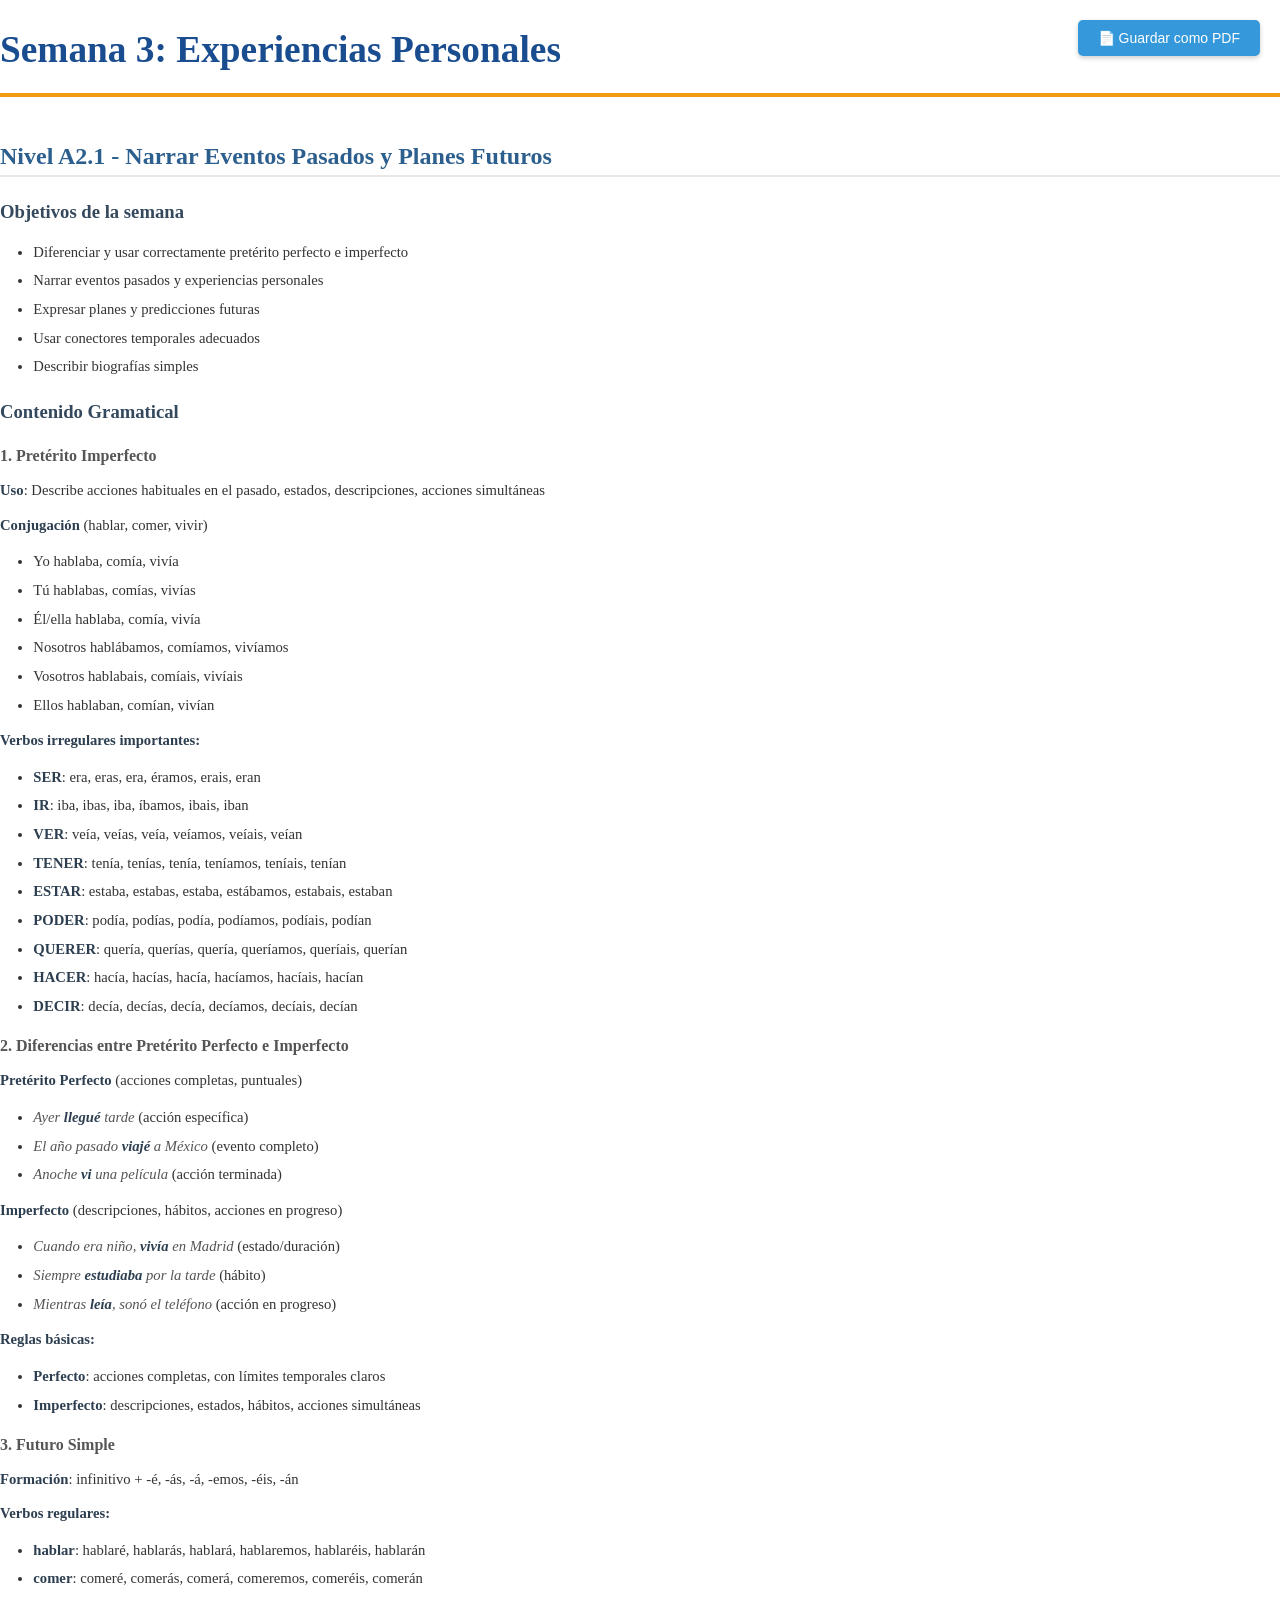
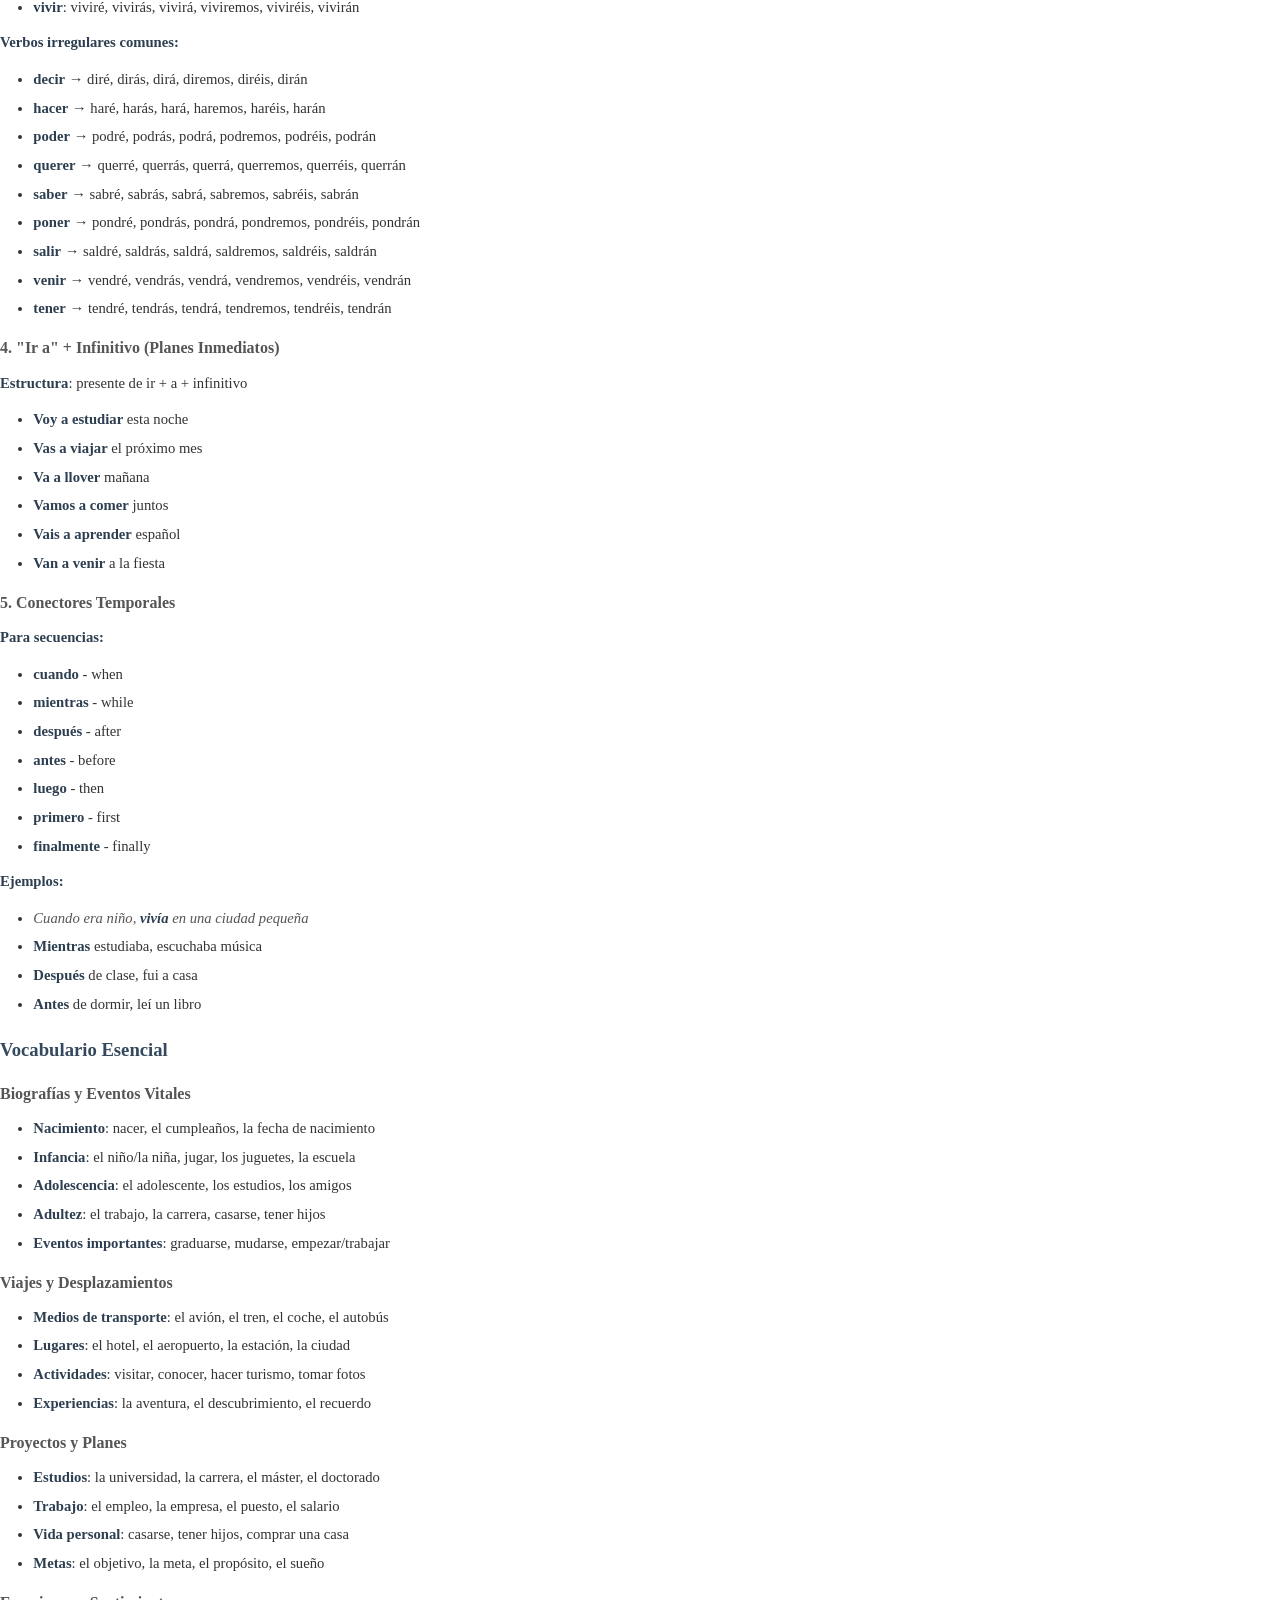
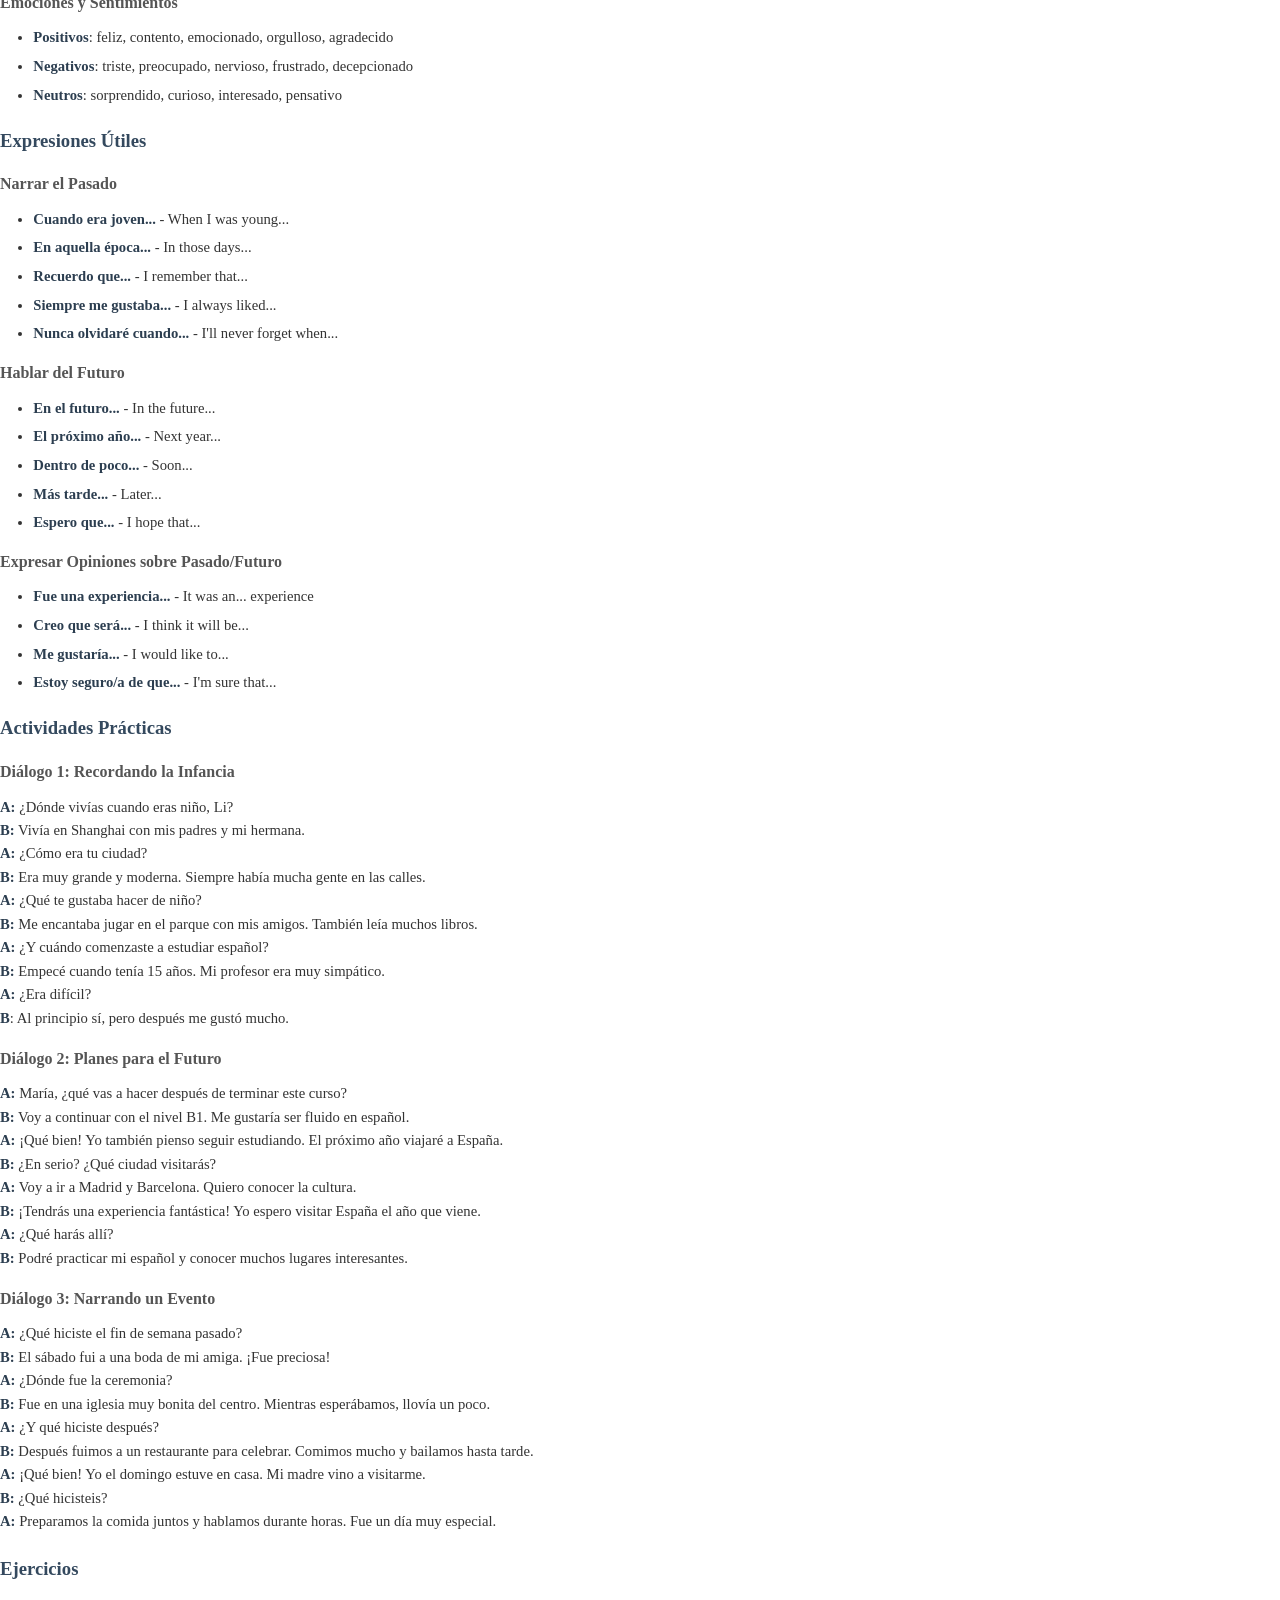
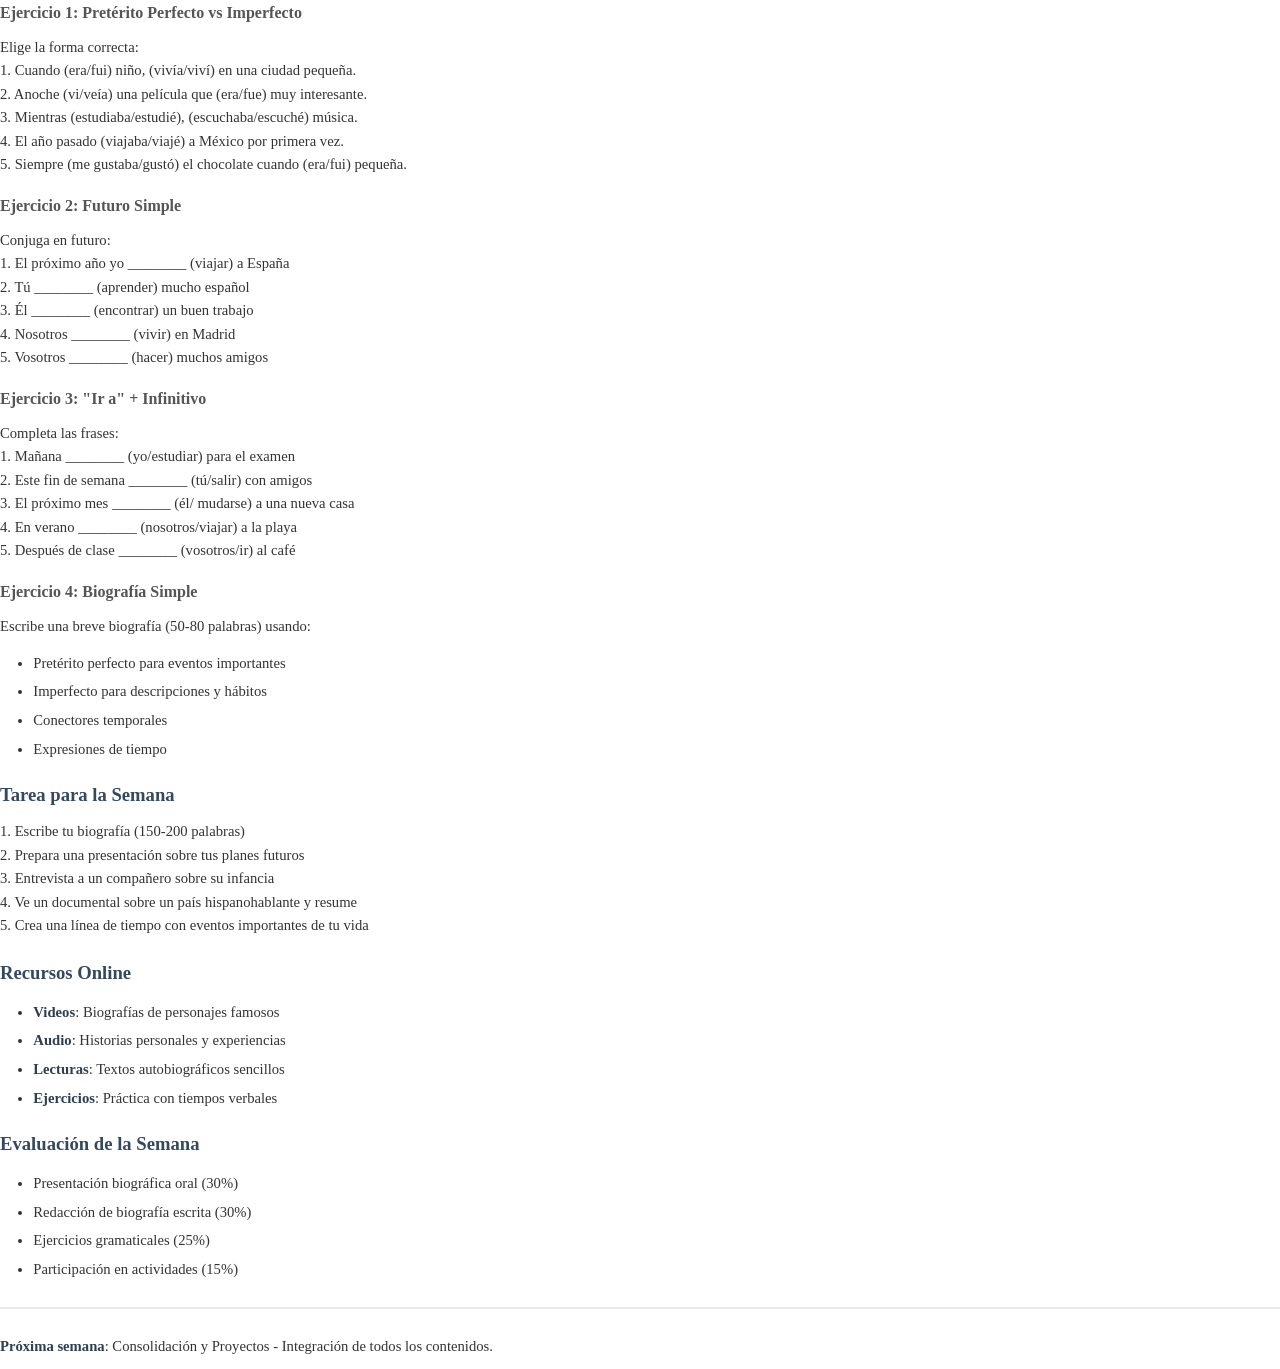
<file: materiales/html/semana3.html>
<!DOCTYPE html>
<html lang="es">
<head>
    <meta charset="UTF-8">
    <meta name="viewport" content="width=device-width, initial-scale=1.0">
    <title>Semana 3</title>
    <style>
/* Estilos profesionales para PDFs del Curso Intensivo de Español */

@page {
    margin: 2cm;
    size: A4;
}

* {
    margin: 0;
    padding: 0;
    box-sizing: border-box;
}

body {
    font-family: 'Georgia', 'Times New Roman', serif;
    font-size: 11pt;
    line-height: 1.6;
    color: #333;
    background: white;
    max-width: 100%;
}

/* Encabezados */
h1 {
    color: #1a4d8f;
    font-size: 28pt;
    font-weight: bold;
    margin: 0 0 10pt 0;
    padding: 15pt 0 10pt 0;
    border-bottom: 3pt solid #f39c12;
    page-break-after: avoid;
}

h2 {
    color: #2c5f8d;
    font-size: 18pt;
    font-weight: bold;
    margin: 20pt 0 8pt 0;
    padding-top: 10pt;
    border-bottom: 1.5pt solid #e8e8e8;
    page-break-after: avoid;
}

h3 {
    color: #34495e;
    font-size: 14pt;
    font-weight: bold;
    margin: 15pt 0 8pt 0;
    page-break-after: avoid;
}

h4 {
    color: #555;
    font-size: 12pt;
    font-weight: bold;
    margin: 12pt 0 6pt 0;
    page-break-after: avoid;
}

/* Párrafos y texto */
p {
    margin: 8pt 0;
    text-align: justify;
    orphans: 3;
    widows: 3;
}

/* Listas */
ul, ol {
    margin: 10pt 0;
    padding-left: 25pt;
}

li {
    margin: 5pt 0;
    line-height: 1.5;
}

ul li {
    list-style-type: disc;
}

ul ul li {
    list-style-type: circle;
}

/* Listas dentro de secciones específicas */
h4 + ul, h4 + ol {
    margin-top: 8pt;
}

/* Texto en negrita y cursiva */
strong, b {
    font-weight: bold;
    color: #2c3e50;
}

em, i {
    font-style: italic;
    color: #555;
}

/* Código y texto monoespaciado */
code {
    font-family: 'Courier New', Courier, monospace;
    background-color: #f4f4f4;
    padding: 2pt 4pt;
    border-radius: 3pt;
    font-size: 10pt;
    color: #c7254e;
}

pre {
    background-color: #f8f8f8;
    border: 1pt solid #ddd;
    border-left: 4pt solid #3498db;
    padding: 12pt;
    margin: 12pt 0;
    border-radius: 4pt;
    overflow-x: auto;
    page-break-inside: avoid;
}

pre code {
    background-color: transparent;
    padding: 0;
    color: #333;
    font-size: 9pt;
}

/* Tablas */
table {
    width: 100%;
    border-collapse: collapse;
    margin: 15pt 0;
    page-break-inside: avoid;
}

th, td {
    border: 1pt solid #ddd;
    padding: 8pt 12pt;
    text-align: left;
}

th {
    background-color: #3498db;
    color: white;
    font-weight: bold;
}

tr:nth-child(even) {
    background-color: #f9f9f9;
}

/* Cajas especiales para diálogos */
h4:contains("Diálogo") {
    color: #27ae60;
    border-left: 4pt solid #27ae60;
    padding-left: 10pt;
}

/* Separadores */
hr {
    border: none;
    border-top: 2pt solid #e8e8e8;
    margin: 20pt 0;
}

/* Secciones específicas */
.objetivos, .contenido-gramatical, .vocabulario, .ejercicios {
    background-color: #f9f9f9;
    padding: 12pt;
    border-radius: 4pt;
    margin: 12pt 0;
    page-break-inside: avoid;
}

/* Cajas de información */
.info-box {
    background-color: #e3f2fd;
    border-left: 4pt solid #2196f3;
    padding: 12pt;
    margin: 12pt 0;
    border-radius: 4pt;
    page-break-inside: avoid;
}

.warning-box {
    background-color: #fff3e0;
    border-left: 4pt solid #ff9800;
    padding: 12pt;
    margin: 12pt 0;
    border-radius: 4pt;
    page-break-inside: avoid;
}

/* Ejemplos */
blockquote {
    border-left: 4pt solid #9b59b6;
    padding-left: 15pt;
    margin: 12pt 0 12pt 20pt;
    font-style: italic;
    color: #555;
    background-color: #f8f5fb;
    padding: 10pt 10pt 10pt 15pt;
    border-radius: 4pt;
}

/* Evitar quiebres de página en lugares inapropiados */
h1, h2, h3, h4, h5, h6 {
    page-break-after: avoid;
}

/* Footer y header para todas las páginas */
@page {
    @top-right {
        content: "Curso Intensivo de Español - CILE";
        font-size: 9pt;
        color: #999;
    }
    @bottom-center {
        content: "Página " counter(page);
        font-size: 9pt;
        color: #999;
    }
}

/* Enlaces */
a {
    color: #3498db;
    text-decoration: none;
}

a:hover {
    text-decoration: underline;
}

/* Mejoras de impresión */
@media print {
    body {
        font-size: 10pt;
    }

    h1 {
        font-size: 24pt;
    }

    h2 {
        font-size: 16pt;
    }

    h3 {
        font-size: 13pt;
    }

    a {
        color: #000;
        text-decoration: underline;
    }
}

    </style>
    <script>
        // Función para imprimir/guardar como PDF
        function printPDF() {
            window.print();
        }
    </script>
</head>
<body>
    <div class="no-print" style="position: fixed; top: 20px; right: 20px; z-index: 1000;">
        <button onclick="printPDF()" style="
            background: #3498db;
            color: white;
            border: none;
            padding: 10px 20px;
            border-radius: 5px;
            cursor: pointer;
            font-size: 14px;
            box-shadow: 0 2px 5px rgba(0,0,0,0.2);
        ">
            📄 Guardar como PDF
        </button>
    </div>

    <div class="content">
<h1>Semana 3: Experiencias Personales</h1>
<h2>Nivel A2.1 - Narrar Eventos Pasados y Planes Futuros</h2>
<h3>Objetivos de la semana</h3>
<ul>
<li>Diferenciar y usar correctamente pretérito perfecto e imperfecto</li>
<li>Narrar eventos pasados y experiencias personales</li>
<li>Expresar planes y predicciones futuras</li>
<li>Usar conectores temporales adecuados</li>
<li>Describir biografías simples</li>
</ul>
<h3>Contenido Gramatical</h3>
<h4>1. Pretérito Imperfecto</h4>
<p><strong>Uso</strong>: Describe acciones habituales en el pasado, estados, descripciones, acciones simultáneas
</p>
<p><strong>Conjugación</strong> (hablar, comer, vivir)
</p>
<ul>
<li>Yo hablaba, comía, vivía</li>
<li>Tú hablabas, comías, vivías</li>
<li>Él/ella hablaba, comía, vivía</li>
<li>Nosotros hablábamos, comíamos, vivíamos</li>
<li>Vosotros hablabais, comíais, vivíais</li>
<li>Ellos hablaban, comían, vivían</li>
</ul>
<p><strong>Verbos irregulares importantes:</strong>
</p>
<ul>
<li><strong>SER</strong>: era, eras, era, éramos, erais, eran</li>
<li><strong>IR</strong>: iba, ibas, iba, íbamos, ibais, iban</li>
<li><strong>VER</strong>: veía, veías, veía, veíamos, veíais, veían</li>
<li><strong>TENER</strong>: tenía, tenías, tenía, teníamos, teníais, tenían</li>
<li><strong>ESTAR</strong>: estaba, estabas, estaba, estábamos, estabais, estaban</li>
<li><strong>PODER</strong>: podía, podías, podía, podíamos, podíais, podían</li>
<li><strong>QUERER</strong>: quería, querías, quería, queríamos, queríais, querían</li>
<li><strong>HACER</strong>: hacía, hacías, hacía, hacíamos, hacíais, hacían</li>
<li><strong>DECIR</strong>: decía, decías, decía, decíamos, decíais, decían</li>
</ul>
<h4>2. Diferencias entre Pretérito Perfecto e Imperfecto</h4>
<p><strong>Pretérito Perfecto</strong> (acciones completas, puntuales)
</p>
<ul>
<li><em>Ayer <strong>llegué</strong> tarde</em> (acción específica)</li>
<li><em>El año pasado <strong>viajé</strong> a México</em> (evento completo)</li>
<li><em>Anoche <strong>vi</strong> una película</em> (acción terminada)</li>
</ul>
<p><strong>Imperfecto</strong> (descripciones, hábitos, acciones en progreso)
</p>
<ul>
<li><em>Cuando era niño, <strong>vivía</strong> en Madrid</em> (estado/duración)</li>
<li><em>Siempre <strong>estudiaba</strong> por la tarde</em> (hábito)</li>
<li><em>Mientras <strong>leía</strong>, sonó el teléfono</em> (acción en progreso)</li>
</ul>
<p><strong>Reglas básicas:</strong>
</p>
<ul>
<li><strong>Perfecto</strong>: acciones completas, con límites temporales claros</li>
<li><strong>Imperfecto</strong>: descripciones, estados, hábitos, acciones simultáneas</li>
</ul>
<h4>3. Futuro Simple</h4>
<p><strong>Formación</strong>: infinitivo + -é, -ás, -á, -emos, -éis, -án
</p>
<p><strong>Verbos regulares:</strong>
</p>
<ul>
<li><strong>hablar</strong>: hablaré, hablarás, hablará, hablaremos, hablaréis, hablarán</li>
<li><strong>comer</strong>: comeré, comerás, comerá, comeremos, comeréis, comerán</li>
<li><strong>vivir</strong>: viviré, vivirás, vivirá, viviremos, viviréis, vivirán</li>
</ul>
<p><strong>Verbos irregulares comunes:</strong>
</p>
<ul>
<li><strong>decir</strong> → diré, dirás, dirá, diremos, diréis, dirán</li>
<li><strong>hacer</strong> → haré, harás, hará, haremos, haréis, harán</li>
<li><strong>poder</strong> → podré, podrás, podrá, podremos, podréis, podrán</li>
<li><strong>querer</strong> → querré, querrás, querrá, querremos, querréis, querrán</li>
<li><strong>saber</strong> → sabré, sabrás, sabrá, sabremos, sabréis, sabrán</li>
<li><strong>poner</strong> → pondré, pondrás, pondrá, pondremos, pondréis, pondrán</li>
<li><strong>salir</strong> → saldré, saldrás, saldrá, saldremos, saldréis, saldrán</li>
<li><strong>venir</strong> → vendré, vendrás, vendrá, vendremos, vendréis, vendrán</li>
<li><strong>tener</strong> → tendré, tendrás, tendrá, tendremos, tendréis, tendrán</li>
</ul>
<h4>4. "Ir a" + Infinitivo (Planes Inmediatos)</h4>
<p><strong>Estructura</strong>: presente de ir + a + infinitivo
</p>
<ul>
<li><strong>Voy a estudiar</strong> esta noche</li>
<li><strong>Vas a viajar</strong> el próximo mes</li>
<li><strong>Va a llover</strong> mañana</li>
<li><strong>Vamos a comer</strong> juntos</li>
<li><strong>Vais a aprender</strong> español</li>
<li><strong>Van a venir</strong> a la fiesta</li>
</ul>
<h4>5. Conectores Temporales</h4>
<p><strong>Para secuencias:</strong>
</p>
<ul>
<li><strong>cuando</strong> - when</li>
<li><strong>mientras</strong> - while</li>
<li><strong>después</strong> - after</li>
<li><strong>antes</strong> - before</li>
<li><strong>luego</strong> - then</li>
<li><strong>primero</strong> - first</li>
<li><strong>finalmente</strong> - finally</li>
</ul>
<p><strong>Ejemplos:</strong>
</p>
<ul>
<li><em>Cuando era niño, <strong>vivía</strong> en una ciudad pequeña</em></li>
<li><strong>Mientras</strong> estudiaba, escuchaba música</li>
<li><strong>Después</strong> de clase, fui a casa</li>
<li><strong>Antes</strong> de dormir, leí un libro</li>
</ul>
<h3>Vocabulario Esencial</h3>
<h4>Biografías y Eventos Vitales</h4>
<ul>
<li><strong>Nacimiento</strong>: nacer, el cumpleaños, la fecha de nacimiento</li>
<li><strong>Infancia</strong>: el niño/la niña, jugar, los juguetes, la escuela</li>
<li><strong>Adolescencia</strong>: el adolescente, los estudios, los amigos</li>
<li><strong>Adultez</strong>: el trabajo, la carrera, casarse, tener hijos</li>
<li><strong>Eventos importantes</strong>: graduarse, mudarse, empezar/trabajar</li>
</ul>
<h4>Viajes y Desplazamientos</h4>
<ul>
<li><strong>Medios de transporte</strong>: el avión, el tren, el coche, el autobús</li>
<li><strong>Lugares</strong>: el hotel, el aeropuerto, la estación, la ciudad</li>
<li><strong>Actividades</strong>: visitar, conocer, hacer turismo, tomar fotos</li>
<li><strong>Experiencias</strong>: la aventura, el descubrimiento, el recuerdo</li>
</ul>
<h4>Proyectos y Planes</h4>
<ul>
<li><strong>Estudios</strong>: la universidad, la carrera, el máster, el doctorado</li>
<li><strong>Trabajo</strong>: el empleo, la empresa, el puesto, el salario</li>
<li><strong>Vida personal</strong>: casarse, tener hijos, comprar una casa</li>
<li><strong>Metas</strong>: el objetivo, la meta, el propósito, el sueño</li>
</ul>
<h4>Emociones y Sentimientos</h4>
<ul>
<li><strong>Positivos</strong>: feliz, contento, emocionado, orgulloso, agradecido</li>
<li><strong>Negativos</strong>: triste, preocupado, nervioso, frustrado, decepcionado</li>
<li><strong>Neutros</strong>: sorprendido, curioso, interesado, pensativo</li>
</ul>
<h3>Expresiones Útiles</h3>
<h4>Narrar el Pasado</h4>
<ul>
<li><strong>Cuando era joven...</strong> - When I was young...</li>
<li><strong>En aquella época...</strong> - In those days...</li>
<li><strong>Recuerdo que...</strong> - I remember that...</li>
<li><strong>Siempre me gustaba...</strong> - I always liked...</li>
<li><strong>Nunca olvidaré cuando...</strong> - I'll never forget when...</li>
</ul>
<h4>Hablar del Futuro</h4>
<ul>
<li><strong>En el futuro...</strong> - In the future...</li>
<li><strong>El próximo año...</strong> - Next year...</li>
<li><strong>Dentro de poco...</strong> - Soon...</li>
<li><strong>Más tarde...</strong> - Later...</li>
<li><strong>Espero que...</strong> - I hope that...</li>
</ul>
<h4>Expresar Opiniones sobre Pasado/Futuro</h4>
<ul>
<li><strong>Fue una experiencia...</strong> - It was an... experience</li>
<li><strong>Creo que será...</strong> - I think it will be...</li>
<li><strong>Me gustaría...</strong> - I would like to...</li>
<li><strong>Estoy seguro/a de que...</strong> - I'm sure that...</li>
</ul>
<h3>Actividades Prácticas</h3>
<h4>Diálogo 1: Recordando la Infancia</h4>
<p><strong>A:</strong> ¿Dónde vivías cuando eras niño, Li?
<br><strong>B:</strong> Vivía en Shanghai con mis padres y mi hermana.
<br><strong>A:</strong> ¿Cómo era tu ciudad?
<br><strong>B:</strong> Era muy grande y moderna. Siempre había mucha gente en las calles.
<br><strong>A:</strong> ¿Qué te gustaba hacer de niño?
<br><strong>B:</strong> Me encantaba jugar en el parque con mis amigos. También leía muchos libros.
<br><strong>A:</strong> ¿Y cuándo comenzaste a estudiar español?
<br><strong>B:</strong> Empecé cuando tenía 15 años. Mi profesor era muy simpático.
<br><strong>A:</strong> ¿Era difícil?
<br><strong>B</strong>: Al principio sí, pero después me gustó mucho.
</p>
<h4>Diálogo 2: Planes para el Futuro</h4>
<p><strong>A:</strong> María, ¿qué vas a hacer después de terminar este curso?
<br><strong>B:</strong> Voy a continuar con el nivel B1. Me gustaría ser fluido en español.
<br><strong>A:</strong> ¡Qué bien! Yo también pienso seguir estudiando. El próximo año viajaré a España.
<br><strong>B:</strong> ¿En serio? ¿Qué ciudad visitarás?
<br><strong>A:</strong> Voy a ir a Madrid y Barcelona. Quiero conocer la cultura.
<br><strong>B:</strong> ¡Tendrás una experiencia fantástica! Yo espero visitar España el año que viene.
<br><strong>A:</strong> ¿Qué harás allí?
<br><strong>B:</strong> Podré practicar mi español y conocer muchos lugares interesantes.
</p>
<h4>Diálogo 3: Narrando un Evento</h4>
<p><strong>A:</strong> ¿Qué hiciste el fin de semana pasado?
<br><strong>B:</strong> El sábado fui a una boda de mi amiga. ¡Fue preciosa!
<br><strong>A:</strong> ¿Dónde fue la ceremonia?
<br><strong>B:</strong> Fue en una iglesia muy bonita del centro. Mientras esperábamos, llovía un poco.
<br><strong>A:</strong> ¿Y qué hiciste después?
<br><strong>B:</strong> Después fuimos a un restaurante para celebrar. Comimos mucho y bailamos hasta tarde.
<br><strong>A:</strong> ¡Qué bien! Yo el domingo estuve en casa. Mi madre vino a visitarme.
<br><strong>B:</strong> ¿Qué hicisteis?
<br><strong>A:</strong> Preparamos la comida juntos y hablamos durante horas. Fue un día muy especial.
</p>
<h3>Ejercicios</h3>
<h4>Ejercicio 1: Pretérito Perfecto vs Imperfecto</h4>
<p>Elige la forma correcta:
<br>1. Cuando (era/fui) niño, (vivía/viví) en una ciudad pequeña.
<br>2. Anoche (vi/veía) una película que (era/fue) muy interesante.
<br>3. Mientras (estudiaba/estudié), (escuchaba/escuché) música.
<br>4. El año pasado (viajaba/viajé) a México por primera vez.
<br>5. Siempre (me gustaba/gustó) el chocolate cuando (era/fui) pequeña.
</p>
<h4>Ejercicio 2: Futuro Simple</h4>
<p>Conjuga en futuro:
<br>1. El próximo año yo ________ (viajar) a España
<br>2. Tú ________ (aprender) mucho español
<br>3. Él ________ (encontrar) un buen trabajo
<br>4. Nosotros ________ (vivir) en Madrid
<br>5. Vosotros ________ (hacer) muchos amigos
</p>
<h4>Ejercicio 3: "Ir a" + Infinitivo</h4>
<p>Completa las frases:
<br>1. Mañana ________ (yo/estudiar) para el examen
<br>2. Este fin de semana ________ (tú/salir) con amigos
<br>3. El próximo mes ________ (él/ mudarse) a una nueva casa
<br>4. En verano ________ (nosotros/viajar) a la playa
<br>5. Después de clase ________ (vosotros/ir) al café
</p>
<h4>Ejercicio 4: Biografía Simple</h4>
<p>Escribe una breve biografía (50-80 palabras) usando:
</p>
<ul>
<li>Pretérito perfecto para eventos importantes</li>
<li>Imperfecto para descripciones y hábitos</li>
<li>Conectores temporales</li>
<li>Expresiones de tiempo</li>
</ul>
<h3>Tarea para la Semana</h3>
<p>1. Escribe tu biografía (150-200 palabras)
<br>2. Prepara una presentación sobre tus planes futuros
<br>3. Entrevista a un compañero sobre su infancia
<br>4. Ve un documental sobre un país hispanohablante y resume
<br>5. Crea una línea de tiempo con eventos importantes de tu vida
</p>
<h3>Recursos Online</h3>
<ul>
<li><strong>Videos</strong>: Biografías de personajes famosos</li>
<li><strong>Audio</strong>: Historias personales y experiencias</li>
<li><strong>Lecturas</strong>: Textos autobiográficos sencillos</li>
<li><strong>Ejercicios</strong>: Práctica con tiempos verbales</li>
</ul>
<h3>Evaluación de la Semana</h3>
<ul>
<li>Presentación biográfica oral (30%)</li>
<li>Redacción de biografía escrita (30%)</li>
<li>Ejercicios gramaticales (25%)</li>
<li>Participación en actividades (15%)</li>
</ul>
<hr>
<p><strong>Próxima semana</strong>: Consolidación y Proyectos - Integración de todos los contenidos.
</p>
    </div>
</body>
</html>
</file>
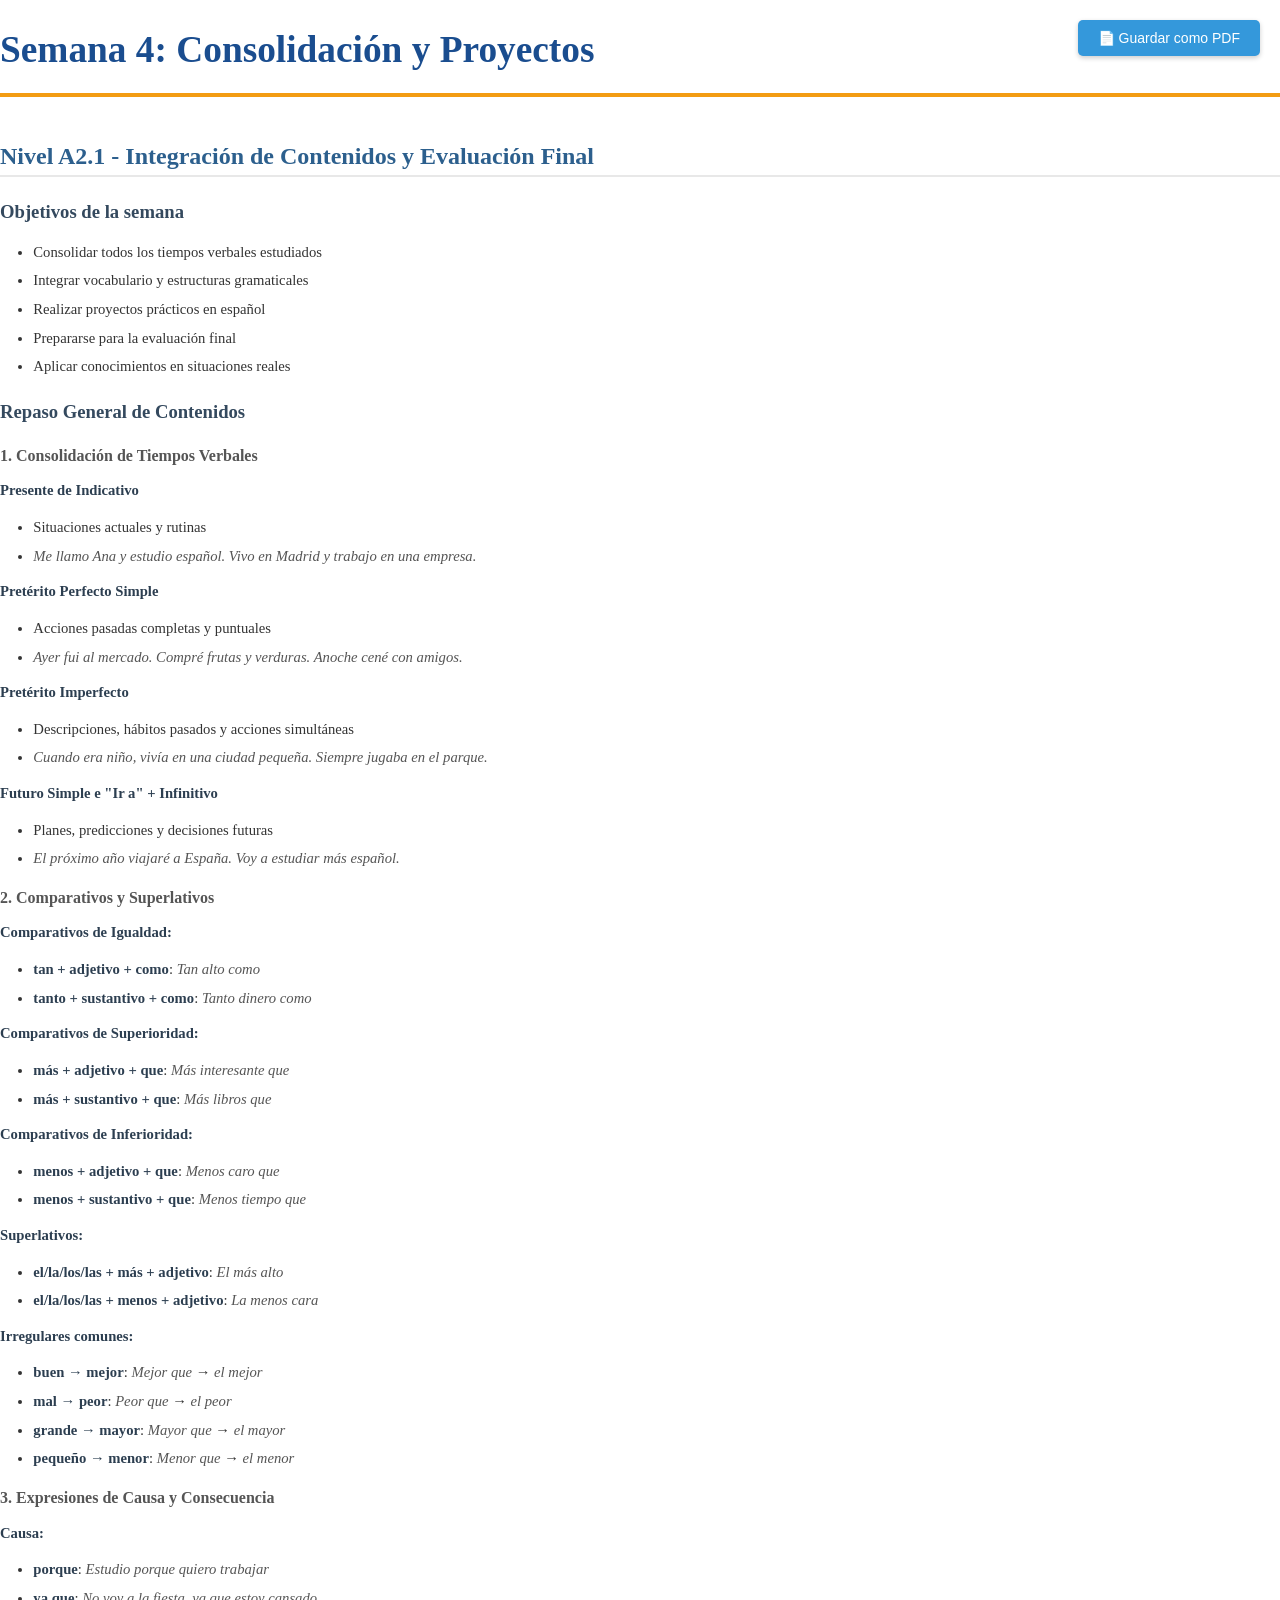
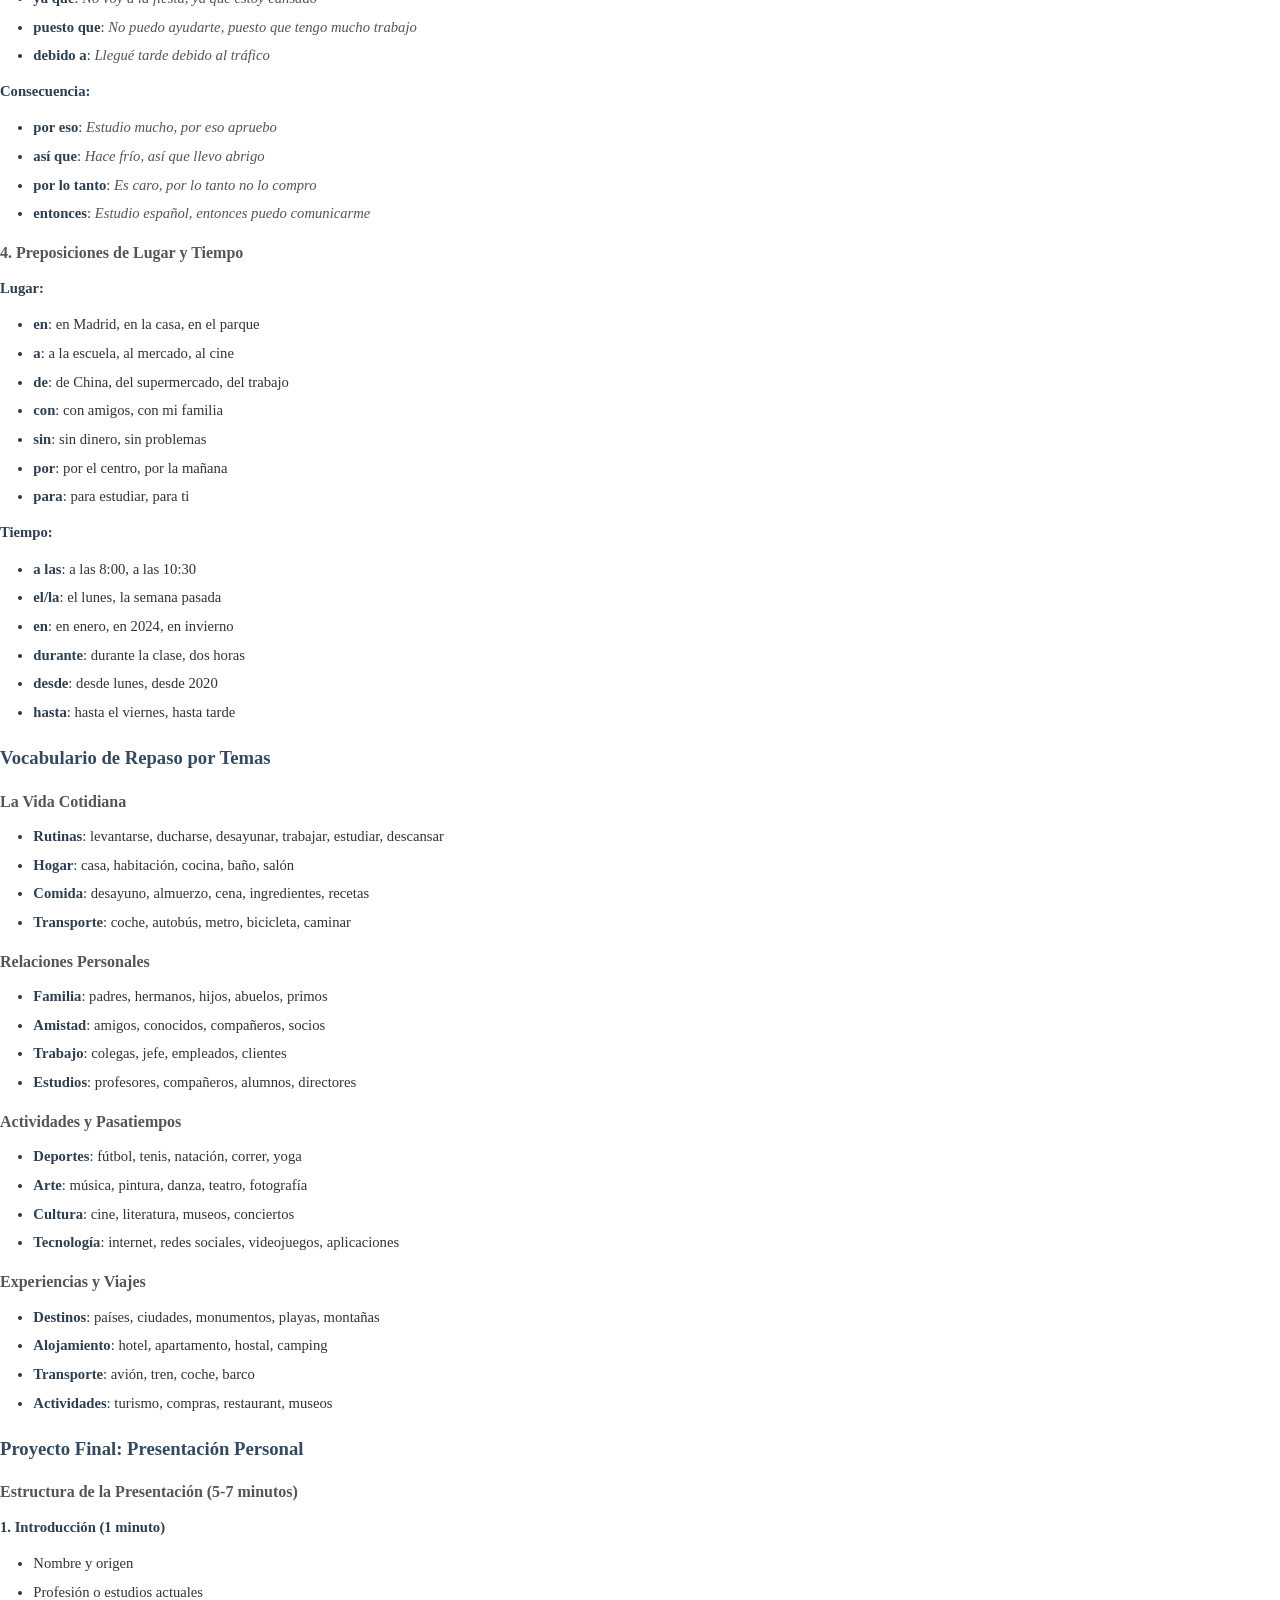
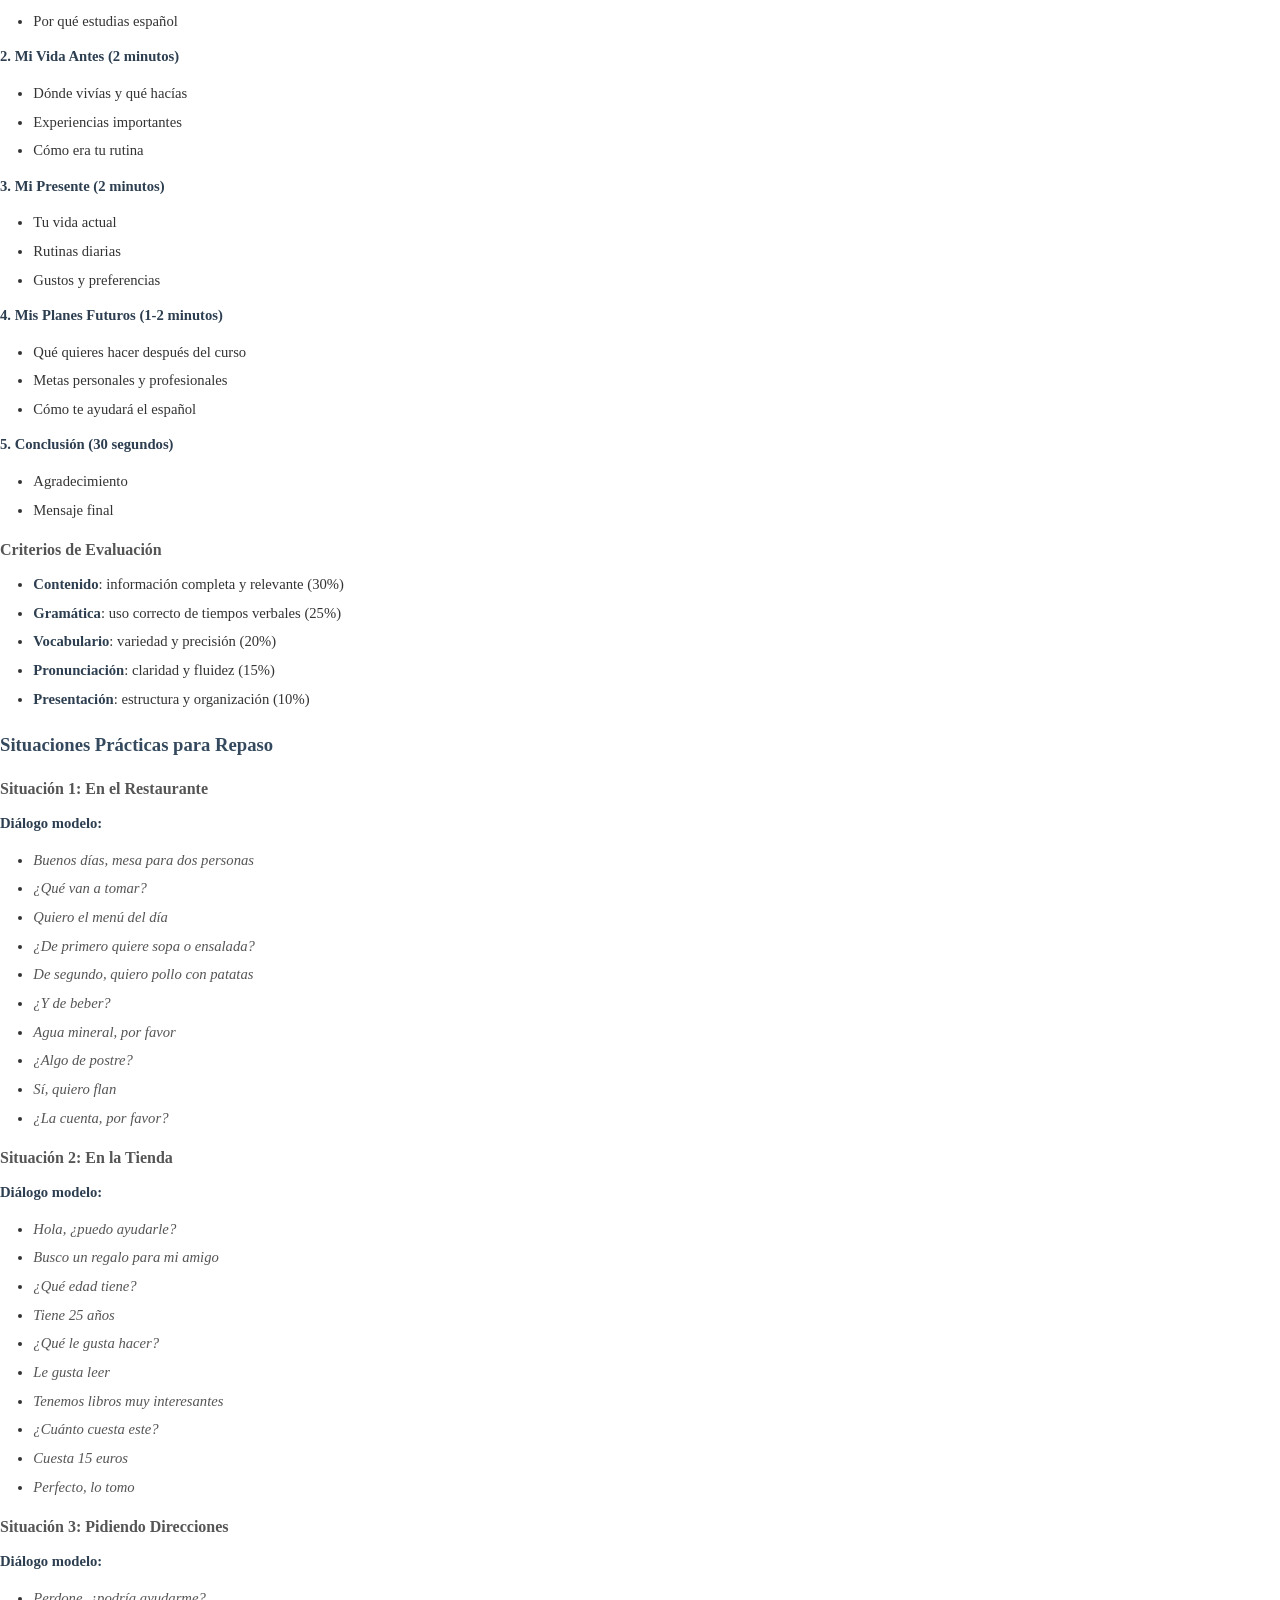
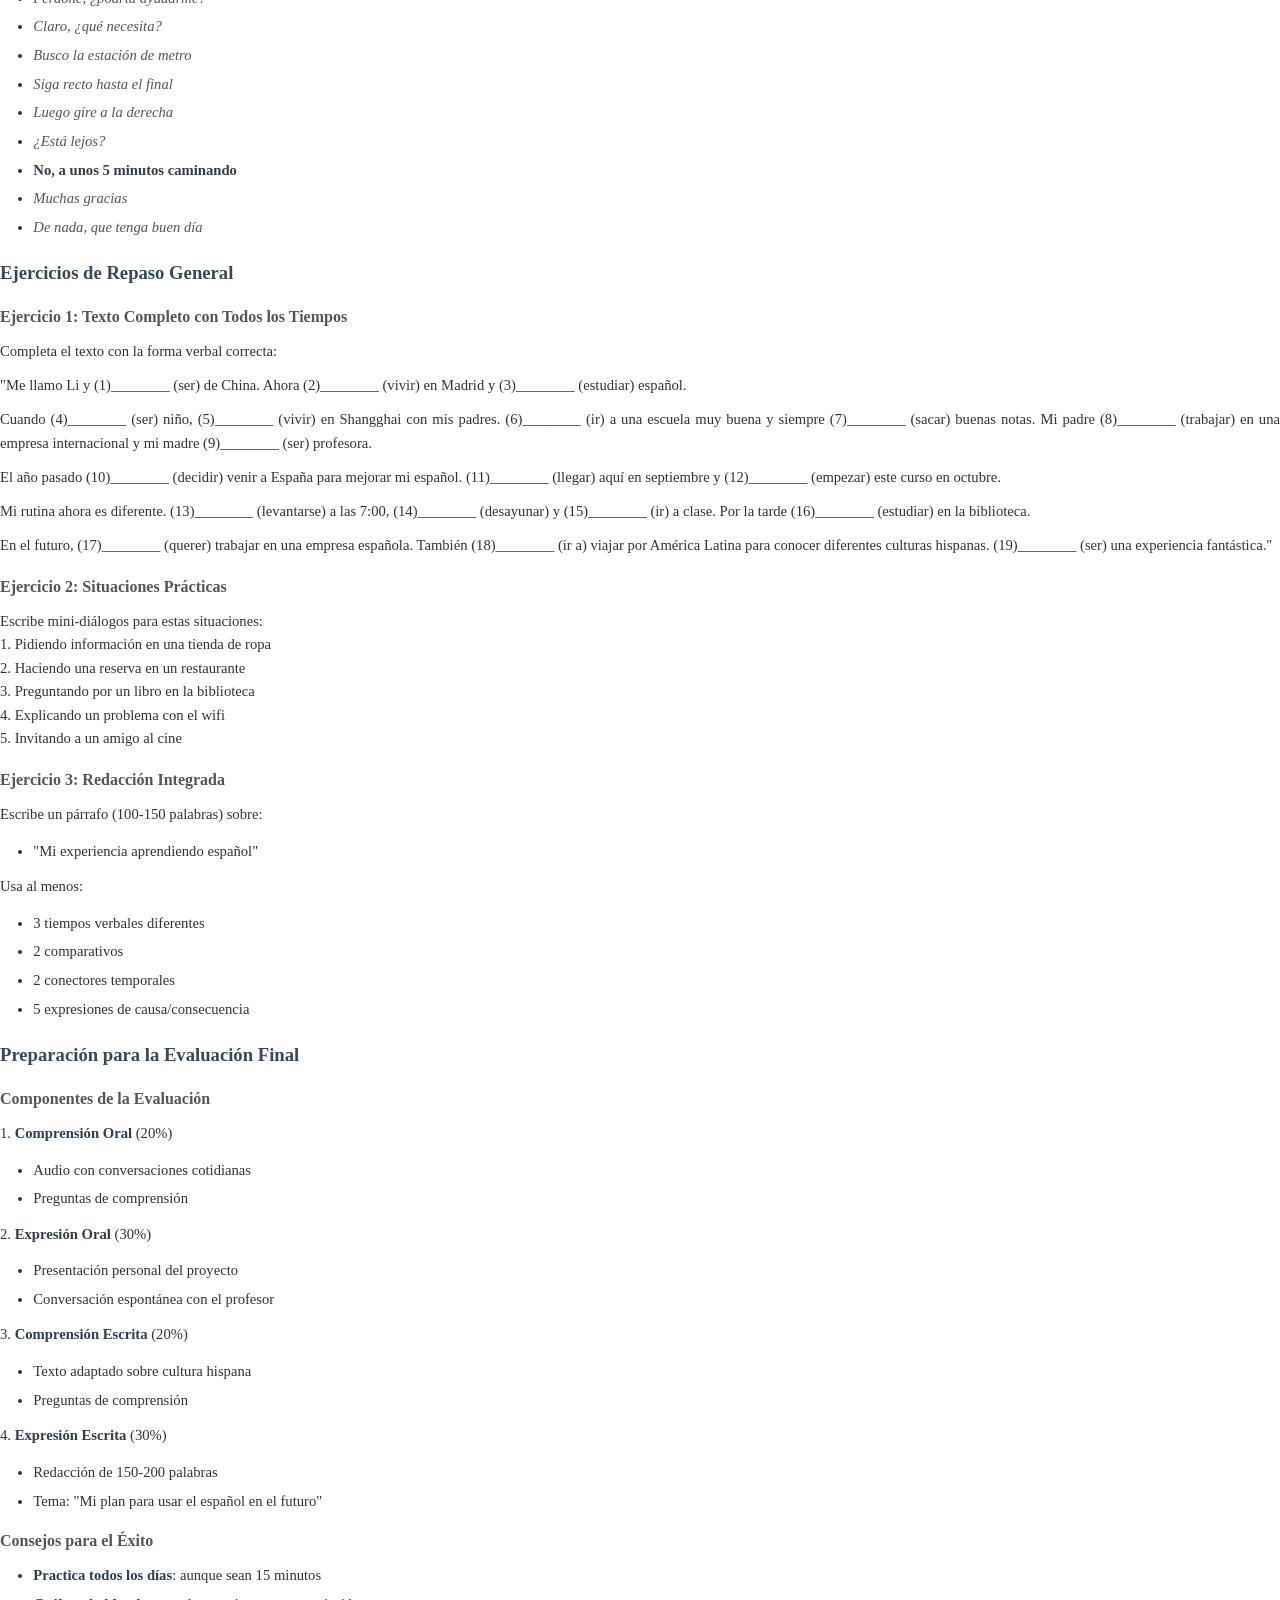
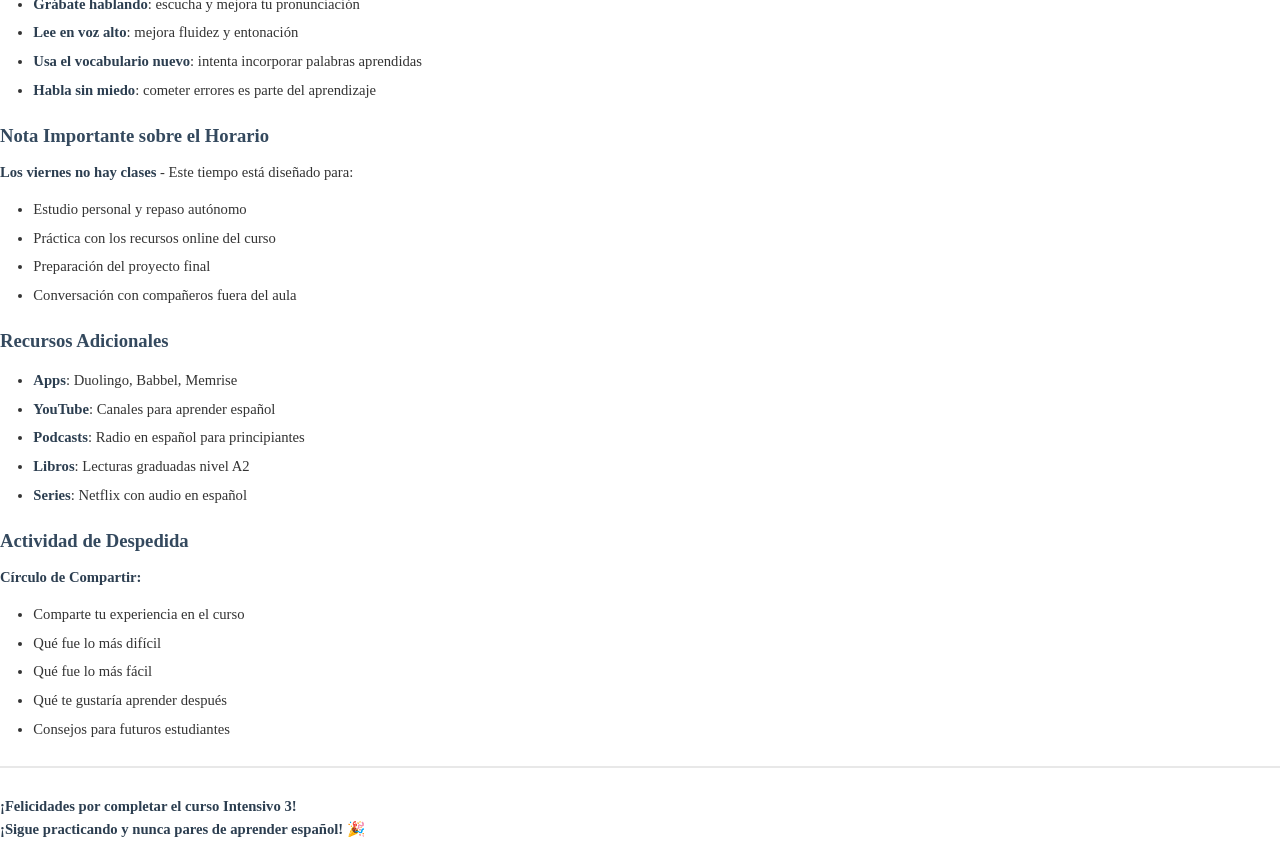
<file: materiales/html/semana4.html>
<!DOCTYPE html>
<html lang="es">
<head>
    <meta charset="UTF-8">
    <meta name="viewport" content="width=device-width, initial-scale=1.0">
    <title>Semana 4</title>
    <style>
/* Estilos profesionales para PDFs del Curso Intensivo de Español */

@page {
    margin: 2cm;
    size: A4;
}

* {
    margin: 0;
    padding: 0;
    box-sizing: border-box;
}

body {
    font-family: 'Georgia', 'Times New Roman', serif;
    font-size: 11pt;
    line-height: 1.6;
    color: #333;
    background: white;
    max-width: 100%;
}

/* Encabezados */
h1 {
    color: #1a4d8f;
    font-size: 28pt;
    font-weight: bold;
    margin: 0 0 10pt 0;
    padding: 15pt 0 10pt 0;
    border-bottom: 3pt solid #f39c12;
    page-break-after: avoid;
}

h2 {
    color: #2c5f8d;
    font-size: 18pt;
    font-weight: bold;
    margin: 20pt 0 8pt 0;
    padding-top: 10pt;
    border-bottom: 1.5pt solid #e8e8e8;
    page-break-after: avoid;
}

h3 {
    color: #34495e;
    font-size: 14pt;
    font-weight: bold;
    margin: 15pt 0 8pt 0;
    page-break-after: avoid;
}

h4 {
    color: #555;
    font-size: 12pt;
    font-weight: bold;
    margin: 12pt 0 6pt 0;
    page-break-after: avoid;
}

/* Párrafos y texto */
p {
    margin: 8pt 0;
    text-align: justify;
    orphans: 3;
    widows: 3;
}

/* Listas */
ul, ol {
    margin: 10pt 0;
    padding-left: 25pt;
}

li {
    margin: 5pt 0;
    line-height: 1.5;
}

ul li {
    list-style-type: disc;
}

ul ul li {
    list-style-type: circle;
}

/* Listas dentro de secciones específicas */
h4 + ul, h4 + ol {
    margin-top: 8pt;
}

/* Texto en negrita y cursiva */
strong, b {
    font-weight: bold;
    color: #2c3e50;
}

em, i {
    font-style: italic;
    color: #555;
}

/* Código y texto monoespaciado */
code {
    font-family: 'Courier New', Courier, monospace;
    background-color: #f4f4f4;
    padding: 2pt 4pt;
    border-radius: 3pt;
    font-size: 10pt;
    color: #c7254e;
}

pre {
    background-color: #f8f8f8;
    border: 1pt solid #ddd;
    border-left: 4pt solid #3498db;
    padding: 12pt;
    margin: 12pt 0;
    border-radius: 4pt;
    overflow-x: auto;
    page-break-inside: avoid;
}

pre code {
    background-color: transparent;
    padding: 0;
    color: #333;
    font-size: 9pt;
}

/* Tablas */
table {
    width: 100%;
    border-collapse: collapse;
    margin: 15pt 0;
    page-break-inside: avoid;
}

th, td {
    border: 1pt solid #ddd;
    padding: 8pt 12pt;
    text-align: left;
}

th {
    background-color: #3498db;
    color: white;
    font-weight: bold;
}

tr:nth-child(even) {
    background-color: #f9f9f9;
}

/* Cajas especiales para diálogos */
h4:contains("Diálogo") {
    color: #27ae60;
    border-left: 4pt solid #27ae60;
    padding-left: 10pt;
}

/* Separadores */
hr {
    border: none;
    border-top: 2pt solid #e8e8e8;
    margin: 20pt 0;
}

/* Secciones específicas */
.objetivos, .contenido-gramatical, .vocabulario, .ejercicios {
    background-color: #f9f9f9;
    padding: 12pt;
    border-radius: 4pt;
    margin: 12pt 0;
    page-break-inside: avoid;
}

/* Cajas de información */
.info-box {
    background-color: #e3f2fd;
    border-left: 4pt solid #2196f3;
    padding: 12pt;
    margin: 12pt 0;
    border-radius: 4pt;
    page-break-inside: avoid;
}

.warning-box {
    background-color: #fff3e0;
    border-left: 4pt solid #ff9800;
    padding: 12pt;
    margin: 12pt 0;
    border-radius: 4pt;
    page-break-inside: avoid;
}

/* Ejemplos */
blockquote {
    border-left: 4pt solid #9b59b6;
    padding-left: 15pt;
    margin: 12pt 0 12pt 20pt;
    font-style: italic;
    color: #555;
    background-color: #f8f5fb;
    padding: 10pt 10pt 10pt 15pt;
    border-radius: 4pt;
}

/* Evitar quiebres de página en lugares inapropiados */
h1, h2, h3, h4, h5, h6 {
    page-break-after: avoid;
}

/* Footer y header para todas las páginas */
@page {
    @top-right {
        content: "Curso Intensivo de Español - CILE";
        font-size: 9pt;
        color: #999;
    }
    @bottom-center {
        content: "Página " counter(page);
        font-size: 9pt;
        color: #999;
    }
}

/* Enlaces */
a {
    color: #3498db;
    text-decoration: none;
}

a:hover {
    text-decoration: underline;
}

/* Mejoras de impresión */
@media print {
    body {
        font-size: 10pt;
    }

    h1 {
        font-size: 24pt;
    }

    h2 {
        font-size: 16pt;
    }

    h3 {
        font-size: 13pt;
    }

    a {
        color: #000;
        text-decoration: underline;
    }
}

    </style>
    <script>
        // Función para imprimir/guardar como PDF
        function printPDF() {
            window.print();
        }
    </script>
</head>
<body>
    <div class="no-print" style="position: fixed; top: 20px; right: 20px; z-index: 1000;">
        <button onclick="printPDF()" style="
            background: #3498db;
            color: white;
            border: none;
            padding: 10px 20px;
            border-radius: 5px;
            cursor: pointer;
            font-size: 14px;
            box-shadow: 0 2px 5px rgba(0,0,0,0.2);
        ">
            📄 Guardar como PDF
        </button>
    </div>

    <div class="content">
<h1>Semana 4: Consolidación y Proyectos</h1>
<h2>Nivel A2.1 - Integración de Contenidos y Evaluación Final</h2>
<h3>Objetivos de la semana</h3>
<ul>
<li>Consolidar todos los tiempos verbales estudiados</li>
<li>Integrar vocabulario y estructuras gramaticales</li>
<li>Realizar proyectos prácticos en español</li>
<li>Prepararse para la evaluación final</li>
<li>Aplicar conocimientos en situaciones reales</li>
</ul>
<h3>Repaso General de Contenidos</h3>
<h4>1. Consolidación de Tiempos Verbales</h4>
<p><strong>Presente de Indicativo</strong>
</p>
<ul>
<li>Situaciones actuales y rutinas</li>
<li><em>Me llamo Ana y estudio español. Vivo en Madrid y trabajo en una empresa.</em></li>
</ul>
<p><strong>Pretérito Perfecto Simple</strong>
</p>
<ul>
<li>Acciones pasadas completas y puntuales</li>
<li><em>Ayer fui al mercado. Compré frutas y verduras. Anoche cené con amigos.</em></li>
</ul>
<p><strong>Pretérito Imperfecto</strong>
</p>
<ul>
<li>Descripciones, hábitos pasados y acciones simultáneas</li>
<li><em>Cuando era niño, vivía en una ciudad pequeña. Siempre jugaba en el parque.</em></li>
</ul>
<p><strong>Futuro Simple e "Ir a" + Infinitivo</strong>
</p>
<ul>
<li>Planes, predicciones y decisiones futuras</li>
<li><em>El próximo año viajaré a España. Voy a estudiar más español.</em></li>
</ul>
<h4>2. Comparativos y Superlativos</h4>
<p><strong>Comparativos de Igualdad:</strong>
</p>
<ul>
<li><strong>tan + adjetivo + como</strong>: <em>Tan alto como</em></li>
<li><strong>tanto + sustantivo + como</strong>: <em>Tanto dinero como</em></li>
</ul>
<p><strong>Comparativos de Superioridad:</strong>
</p>
<ul>
<li><strong>más + adjetivo + que</strong>: <em>Más interesante que</em></li>
<li><strong>más + sustantivo + que</strong>: <em>Más libros que</em></li>
</ul>
<p><strong>Comparativos de Inferioridad:</strong>
</p>
<ul>
<li><strong>menos + adjetivo + que</strong>: <em>Menos caro que</em></li>
<li><strong>menos + sustantivo + que</strong>: <em>Menos tiempo que</em></li>
</ul>
<p><strong>Superlativos:</strong>
</p>
<ul>
<li><strong>el/la/los/las + más + adjetivo</strong>: <em>El más alto</em></li>
<li><strong>el/la/los/las + menos + adjetivo</strong>: <em>La menos cara</em></li>
</ul>
<p><strong>Irregulares comunes:</strong>
</p>
<ul>
<li><strong>buen → mejor</strong>: <em>Mejor que</em> → <em>el mejor</em></li>
<li><strong>mal → peor</strong>: <em>Peor que</em> → <em>el peor</em></li>
<li><strong>grande → mayor</strong>: <em>Mayor que</em> → <em>el mayor</em></li>
<li><strong>pequeño → menor</strong>: <em>Menor que</em> → <em>el menor</em></li>
</ul>
<h4>3. Expresiones de Causa y Consecuencia</h4>
<p><strong>Causa:</strong>
</p>
<ul>
<li><strong>porque</strong>: <em>Estudio porque quiero trabajar</em></li>
<li><strong>ya que</strong>: <em>No voy a la fiesta, ya que estoy cansado</em></li>
<li><strong>puesto que</strong>: <em>No puedo ayudarte, puesto que tengo mucho trabajo</em></li>
<li><strong>debido a</strong>: <em>Llegué tarde debido al tráfico</em></li>
</ul>
<p><strong>Consecuencia:</strong>
</p>
<ul>
<li><strong>por eso</strong>: <em>Estudio mucho, por eso apruebo</em></li>
<li><strong>así que</strong>: <em>Hace frío, así que llevo abrigo</em></li>
<li><strong>por lo tanto</strong>: <em>Es caro, por lo tanto no lo compro</em></li>
<li><strong>entonces</strong>: <em>Estudio español, entonces puedo comunicarme</em></li>
</ul>
<h4>4. Preposiciones de Lugar y Tiempo</h4>
<p><strong>Lugar:</strong>
</p>
<ul>
<li><strong>en</strong>: en Madrid, en la casa, en el parque</li>
<li><strong>a</strong>: a la escuela, al mercado, al cine</li>
<li><strong>de</strong>: de China, del supermercado, del trabajo</li>
<li><strong>con</strong>: con amigos, con mi familia</li>
<li><strong>sin</strong>: sin dinero, sin problemas</li>
<li><strong>por</strong>: por el centro, por la mañana</li>
<li><strong>para</strong>: para estudiar, para ti</li>
</ul>
<p><strong>Tiempo:</strong>
</p>
<ul>
<li><strong>a las</strong>: a las 8:00, a las 10:30</li>
<li><strong>el/la</strong>: el lunes, la semana pasada</li>
<li><strong>en</strong>: en enero, en 2024, en invierno</li>
<li><strong>durante</strong>: durante la clase, dos horas</li>
<li><strong>desde</strong>: desde lunes, desde 2020</li>
<li><strong>hasta</strong>: hasta el viernes, hasta tarde</li>
</ul>
<h3>Vocabulario de Repaso por Temas</h3>
<h4>La Vida Cotidiana</h4>
<ul>
<li><strong>Rutinas</strong>: levantarse, ducharse, desayunar, trabajar, estudiar, descansar</li>
<li><strong>Hogar</strong>: casa, habitación, cocina, baño, salón</li>
<li><strong>Comida</strong>: desayuno, almuerzo, cena, ingredientes, recetas</li>
<li><strong>Transporte</strong>: coche, autobús, metro, bicicleta, caminar</li>
</ul>
<h4>Relaciones Personales</h4>
<ul>
<li><strong>Familia</strong>: padres, hermanos, hijos, abuelos, primos</li>
<li><strong>Amistad</strong>: amigos, conocidos, compañeros, socios</li>
<li><strong>Trabajo</strong>: colegas, jefe, empleados, clientes</li>
<li><strong>Estudios</strong>: profesores, compañeros, alumnos, directores</li>
</ul>
<h4>Actividades y Pasatiempos</h4>
<ul>
<li><strong>Deportes</strong>: fútbol, tenis, natación, correr, yoga</li>
<li><strong>Arte</strong>: música, pintura, danza, teatro, fotografía</li>
<li><strong>Cultura</strong>: cine, literatura, museos, conciertos</li>
<li><strong>Tecnología</strong>: internet, redes sociales, videojuegos, aplicaciones</li>
</ul>
<h4>Experiencias y Viajes</h4>
<ul>
<li><strong>Destinos</strong>: países, ciudades, monumentos, playas, montañas</li>
<li><strong>Alojamiento</strong>: hotel, apartamento, hostal, camping</li>
<li><strong>Transporte</strong>: avión, tren, coche, barco</li>
<li><strong>Actividades</strong>: turismo, compras, restaurant, museos</li>
</ul>
<h3>Proyecto Final: Presentación Personal</h3>
<h4>Estructura de la Presentación (5-7 minutos)</h4>
<p><strong>1. Introducción (1 minuto)</strong>
</p>
<ul>
<li>Nombre y origen</li>
<li>Profesión o estudios actuales</li>
<li>Por qué estudias español</li>
</ul>
<p><strong>2. Mi Vida Antes (2 minutos)</strong>
</p>
<ul>
<li>Dónde vivías y qué hacías</li>
<li>Experiencias importantes</li>
<li>Cómo era tu rutina</li>
</ul>
<p><strong>3. Mi Presente (2 minutos)</strong>
</p>
<ul>
<li>Tu vida actual</li>
<li>Rutinas diarias</li>
<li>Gustos y preferencias</li>
</ul>
<p><strong>4. Mis Planes Futuros (1-2 minutos)</strong>
</p>
<ul>
<li>Qué quieres hacer después del curso</li>
<li>Metas personales y profesionales</li>
<li>Cómo te ayudará el español</li>
</ul>
<p><strong>5. Conclusión (30 segundos)</strong>
</p>
<ul>
<li>Agradecimiento</li>
<li>Mensaje final</li>
</ul>
<h4>Criterios de Evaluación</h4>
<ul>
<li><strong>Contenido</strong>: información completa y relevante (30%)</li>
<li><strong>Gramática</strong>: uso correcto de tiempos verbales (25%)</li>
<li><strong>Vocabulario</strong>: variedad y precisión (20%)</li>
<li><strong>Pronunciación</strong>: claridad y fluidez (15%)</li>
<li><strong>Presentación</strong>: estructura y organización (10%)</li>
</ul>
<h3>Situaciones Prácticas para Repaso</h3>
<h4>Situación 1: En el Restaurante</h4>
<p><strong>Diálogo modelo:</strong>
</p>
<ul>
<li><em>Buenos días, mesa para dos personas</em></li>
<li><em>¿Qué van a tomar?</em></li>
<li><em>Quiero el menú del día</em></li>
<li><em>¿De primero quiere sopa o ensalada?</em></li>
<li><em>De segundo, quiero pollo con patatas</em></li>
<li><em>¿Y de beber?</em></li>
<li><em>Agua mineral, por favor</em></li>
<li><em>¿Algo de postre?</em></li>
<li><em>Sí, quiero flan</em></li>
<li><em>¿La cuenta, por favor?</em></li>
</ul>
<h4>Situación 2: En la Tienda</h4>
<p><strong>Diálogo modelo:</strong>
</p>
<ul>
<li><em>Hola, ¿puedo ayudarle?</em></li>
<li><em>Busco un regalo para mi amigo</em></li>
<li><em>¿Qué edad tiene?</em></li>
<li><em>Tiene 25 años</em></li>
<li><em>¿Qué le gusta hacer?</em></li>
<li><em>Le gusta leer</em></li>
<li><em>Tenemos libros muy interesantes</em></li>
<li><em>¿Cuánto cuesta este?</em></li>
<li><em>Cuesta 15 euros</em></li>
<li><em>Perfecto, lo tomo</em></li>
</ul>
<h4>Situación 3: Pidiendo Direcciones</h4>
<p><strong>Diálogo modelo:</strong>
</p>
<ul>
<li><em>Perdone, ¿podría ayudarme?</em></li>
<li><em>Claro, ¿qué necesita?</em></li>
<li><em>Busco la estación de metro</em></li>
<li><em>Siga recto hasta el final</em></li>
<li><em>Luego gire a la derecha</em></li>
<li><em>¿Está lejos?</em></li>
<li><strong>No, a unos 5 minutos caminando</strong></li>
<li><em>Muchas gracias</em></li>
<li><em>De nada, que tenga buen día</em></li>
</ul>
<h3>Ejercicios de Repaso General</h3>
<h4>Ejercicio 1: Texto Completo con Todos los Tiempos</h4>
<p>Completa el texto con la forma verbal correcta:
</p>
<p>"Me llamo Li y (1)________ (ser) de China. Ahora (2)________ (vivir) en Madrid y (3)________ (estudiar) español.
</p>
<p>Cuando (4)________ (ser) niño, (5)________ (vivir) en Shangghai con mis padres. (6)________ (ir) a una escuela muy buena y siempre (7)________ (sacar) buenas notas. Mi padre (8)________ (trabajar) en una empresa internacional y mi madre (9)________ (ser) profesora.
</p>
<p>El año pasado (10)________ (decidir) venir a España para mejorar mi español. (11)________ (llegar) aquí en septiembre y (12)________ (empezar) este curso en octubre.
</p>
<p>Mi rutina ahora es diferente. (13)________ (levantarse) a las 7:00, (14)________ (desayunar) y (15)________ (ir) a clase. Por la tarde (16)________ (estudiar) en la biblioteca.
</p>
<p>En el futuro, (17)________ (querer) trabajar en una empresa española. También (18)________ (ir a) viajar por América Latina para conocer diferentes culturas hispanas. (19)________ (ser) una experiencia fantástica."
</p>
<h4>Ejercicio 2: Situaciones Prácticas</h4>
<p>Escribe mini-diálogos para estas situaciones:
<br>1. Pidiendo información en una tienda de ropa
<br>2. Haciendo una reserva en un restaurante
<br>3. Preguntando por un libro en la biblioteca
<br>4. Explicando un problema con el wifi
<br>5. Invitando a un amigo al cine
</p>
<h4>Ejercicio 3: Redacción Integrada</h4>
<p>Escribe un párrafo (100-150 palabras) sobre:
</p>
<ul>
<li>"Mi experiencia aprendiendo español"</li>
</ul>
<p>Usa al menos:
</p>
<ul>
<li>3 tiempos verbales diferentes</li>
<li>2 comparativos</li>
<li>2 conectores temporales</li>
<li>5 expresiones de causa/consecuencia</li>
</ul>
<h3>Preparación para la Evaluación Final</h3>
<h4>Componentes de la Evaluación</h4>
<p>1. <strong>Comprensión Oral</strong> (20%)
</p>
<ul>
<li>Audio con conversaciones cotidianas</li>
<li>Preguntas de comprensión</li>
</ul>
<p>2. <strong>Expresión Oral</strong> (30%)
</p>
<ul>
<li>Presentación personal del proyecto</li>
<li>Conversación espontánea con el profesor</li>
</ul>
<p>3. <strong>Comprensión Escrita</strong> (20%)
</p>
<ul>
<li>Texto adaptado sobre cultura hispana</li>
<li>Preguntas de comprensión</li>
</ul>
<p>4. <strong>Expresión Escrita</strong> (30%)
</p>
<ul>
<li>Redacción de 150-200 palabras</li>
<li>Tema: "Mi plan para usar el español en el futuro"</li>
</ul>
<h4>Consejos para el Éxito</h4>
<ul>
<li><strong>Practica todos los días</strong>: aunque sean 15 minutos</li>
<li><strong>Grábate hablando</strong>: escucha y mejora tu pronunciación</li>
<li><strong>Lee en voz alto</strong>: mejora fluidez y entonación</li>
<li><strong>Usa el vocabulario nuevo</strong>: intenta incorporar palabras aprendidas</li>
<li><strong>Habla sin miedo</strong>: cometer errores es parte del aprendizaje</li>
</ul>
<h3>Nota Importante sobre el Horario</h3>
<p><strong>Los viernes no hay clases</strong> - Este tiempo está diseñado para:
</p>
<ul>
<li>Estudio personal y repaso autónomo</li>
<li>Práctica con los recursos online del curso</li>
<li>Preparación del proyecto final</li>
<li>Conversación con compañeros fuera del aula</li>
</ul>
<h3>Recursos Adicionales</h3>
<ul>
<li><strong>Apps</strong>: Duolingo, Babbel, Memrise</li>
<li><strong>YouTube</strong>: Canales para aprender español</li>
<li><strong>Podcasts</strong>: Radio en español para principiantes</li>
<li><strong>Libros</strong>: Lecturas graduadas nivel A2</li>
<li><strong>Series</strong>: Netflix con audio en español</li>
</ul>
<h3>Actividad de Despedida</h3>
<p><strong>Círculo de Compartir:</strong>
</p>
<ul>
<li>Comparte tu experiencia en el curso</li>
<li>Qué fue lo más difícil</li>
<li>Qué fue lo más fácil</li>
<li>Qué te gustaría aprender después</li>
<li>Consejos para futuros estudiantes</li>
</ul>
<hr>
<p><strong>¡Felicidades por completar el curso Intensivo 3!</strong>
<br><strong>¡Sigue practicando y nunca pares de aprender español! 🎉</strong>
</p>
    </div>
</body>
</html>
</file>
<file: css/style.css>
/* Reset y base */
* {
    margin: 0;
    padding: 0;
    box-sizing: border-box;
}

:root {
    --primary-color: #C1272D;
    --primary-dark: #9B1F24;
    --secondary-color: #2c3e50;
    --accent-color: #f39c12;
    --text-dark: #1f2937;
    --text-light: #6b7280;
    --bg-light: #f9fafb;
    --bg-white: #ffffff;
    --border-color: #e5e7eb;
    --gradient-primary: linear-gradient(135deg, #C1272D 0%, #9B1F24 100%);
    --gradient-secondary: linear-gradient(135deg, #2c3e50 0%, #34495e 100%);
    --shadow-sm: 0 1px 2px 0 rgba(0, 0, 0, 0.05);
    --shadow-md: 0 4px 6px -1px rgba(0, 0, 0, 0.1);
    --shadow-lg: 0 10px 15px -3px rgba(0, 0, 0, 0.1);
    --shadow-xl: 0 20px 25px -5px rgba(0, 0, 0, 0.1);
}

html {
    scroll-behavior: smooth;
}

body {
    font-family: 'Segoe UI', Tahoma, Geneva, Verdana, sans-serif;
    line-height: 1.6;
    color: var(--text-dark);
    background-color: var(--bg-white);
}

/* Header y navegación */
.header {
    background: var(--bg-white);
    box-shadow: var(--shadow-md);
    position: sticky;
    top: 0;
    z-index: 100;
}

.navbar {
    max-width: 1200px;
    margin: 0 auto;
    padding: 1rem 2rem;
    display: flex;
    justify-content: space-between;
    align-items: center;
}

.nav-brand {
    display: flex;
    align-items: center;
    gap: 1rem;
}

.logo-img {
    height: 60px;
    width: auto;
    object-fit: contain;
}

.brand-text .brand-title {
    font-size: 1.5rem;
    color: var(--primary-color);
    margin-bottom: 0.2rem;
    font-weight: 700;
}

.brand-text p:not(.brand-title) {
    font-size: 0.9rem;
    color: var(--text-light);
}

.nav-menu {
    display: flex;
    list-style: none;
    gap: 2rem;
}

.nav-menu a {
    text-decoration: none;
    color: var(--text-dark);
    font-weight: 500;
    transition: color 0.3s ease;
    position: relative;
}

.nav-menu a:hover {
    color: var(--primary-color);
}

.nav-menu a::after {
    content: '';
    position: absolute;
    bottom: -5px;
    left: 0;
    width: 0;
    height: 2px;
    background: var(--primary-color);
    transition: width 0.3s ease;
}

.nav-menu a:hover::after {
    width: 100%;
}

.hamburger {
    display: none;
    flex-direction: column;
    cursor: pointer;
    background: none;
    border: none;
    padding: 0.5rem;
}

.hamburger span {
    width: 25px;
    height: 3px;
    background: var(--text-dark);
    margin: 3px 0;
    transition: 0.3s;
    display: block;
}

/* Hero section */
.hero {
    position: relative;
    background: var(--gradient-primary);
    background-image: url('../images/banner/hero-bg.jpg');
    background-size: cover;
    background-position: center;
    background-repeat: no-repeat;
    color: white;
    padding: 8rem 2rem 6rem;
    text-align: center;
    min-height: 500px;
    display: flex;
    align-items: center;
    justify-content: center;
}

.hero-overlay {
    position: absolute;
    top: 0;
    left: 0;
    right: 0;
    bottom: 0;
    background: linear-gradient(135deg, rgba(193, 39, 45, 0.9) 0%, rgba(155, 31, 36, 0.85) 100%);
    z-index: 1;
}

.hero-content {
    max-width: 900px;
    margin: 0 auto;
    position: relative;
    z-index: 2;
}

.hero h1 {
    font-size: 3.5rem;
    margin-bottom: 1.5rem;
    animation: fadeInUp 0.8s ease;
    text-shadow: 2px 2px 4px rgba(0, 0, 0, 0.3);
}

.hero-subtitle {
    font-size: 1.5rem;
    margin-bottom: 3rem;
    opacity: 0.95;
    animation: fadeInUp 0.8s ease 0.2s both;
    text-shadow: 1px 1px 2px rgba(0, 0, 0, 0.3);
}

.hero-actions {
    display: flex;
    gap: 1.5rem;
    justify-content: center;
    align-items: center;
    animation: fadeInUp 0.8s ease 0.4s both;
}

.hero-actions .btn {
    padding: 1rem 2.5rem;
    font-size: 1.1rem;
}

/* Secciones generales */
.section {
    padding: 4rem 2rem;
}

.section-alt {
    background: var(--bg-light);
}

.container {
    max-width: 1200px;
    margin: 0 auto;
}

.section-header {
    text-align: center;
    margin-bottom: 3rem;
}

.section-header h2 {
    font-size: 2.5rem;
    color: var(--text-dark);
    margin-bottom: 1rem;
}

.section-header p {
    font-size: 1.1rem;
    color: var(--text-light);
    max-width: 600px;
    margin: 0 auto;
}

/* Tarjetas de contenido */
.content-grid {
    display: grid;
    grid-template-columns: repeat(auto-fit, minmax(300px, 1fr));
    gap: 2rem;
    margin-top: 3rem;
}

.card {
    background: var(--bg-white);
    border-radius: 15px;
    padding: 2rem;
    box-shadow: var(--shadow-md);
    transition: transform 0.3s ease, box-shadow 0.3s ease;
}

.card:hover {
    transform: translateY(-5px);
    box-shadow: var(--shadow-lg);
}

.card-icon {
    width: 60px;
    height: 60px;
    background: var(--gradient-primary);
    border-radius: 50%;
    display: flex;
    align-items: center;
    justify-content: center;
    color: white;
    font-size: 1.5rem;
    margin-bottom: 1.5rem;
}

.card h3 {
    font-size: 1.3rem;
    color: var(--text-dark);
    margin-bottom: 1rem;
}

.card p {
    color: var(--text-light);
    line-height: 1.6;
}

/* Horario */
.schedule-container {
    background: var(--bg-white);
    border-radius: 15px;
    padding: 2rem;
    box-shadow: var(--shadow-md);
    margin-top: 2rem;
}

.schedule-table {
    width: 100%;
    border-collapse: collapse;
    margin-top: 1.5rem;
}

.schedule-table th,
.schedule-table td {
    padding: 1rem;
    text-align: left;
    border-bottom: 1px solid var(--border-color);
}

.schedule-table th {
    background: var(--bg-light);
    font-weight: 600;
    color: var(--text-dark);
}

.schedule-table td {
    color: var(--text-light);
}

.schedule-table .highlight {
    background: rgba(225, 6, 19, 0.1);
    color: var(--primary-color);
    font-weight: 500;
}

/* Programa semanal */
.week-program {
    display: grid;
    gap: 2rem;
    margin-top: 3rem;
}

.week-card {
    background: var(--bg-white);
    border-radius: 15px;
    overflow: hidden;
    box-shadow: var(--shadow-md);
}

.week-header {
    background: var(--gradient-primary);
    color: white;
    padding: 1.5rem 2rem;
    display: flex;
    align-items: center;
    gap: 1rem;
}

.week-number {
    background: rgba(255, 255, 255, 0.2);
    width: 40px;
    height: 40px;
    border-radius: 50%;
    display: flex;
    align-items: center;
    justify-content: center;
    font-weight: bold;
}

.week-content {
    padding: 2rem;
}

.topic-list {
    list-style: none;
}

.topic-list li {
    padding: 0.8rem 0;
    border-bottom: 1px solid var(--border-color);
    display: flex;
    align-items: center;
    gap: 1rem;
}

.topic-list li:last-child {
    border-bottom: none;
}

.topic-list li::before {
    content: "✓";
    color: var(--primary-color);
    font-weight: bold;
    font-size: 1.2rem;
}

/* Formulario de inscripción */
.enrollment-form {
    background: var(--bg-white);
    border-radius: 15px;
    padding: 3rem;
    box-shadow: var(--shadow-lg);
    max-width: 600px;
    margin: 2rem auto;
}

.form-group {
    margin-bottom: 1.5rem;
}

.form-group label {
    display: block;
    margin-bottom: 0.5rem;
    font-weight: 500;
    color: var(--text-dark);
}

.form-group input,
.form-group select,
.form-group textarea {
    width: 100%;
    padding: 0.8rem 1rem;
    border: 2px solid var(--border-color);
    border-radius: 8px;
    font-size: 1rem;
    transition: border-color 0.3s ease;
}

.form-group input:focus,
.form-group select:focus,
.form-group textarea:focus {
    outline: none;
    border-color: var(--primary-color);
}

.btn {
    display: inline-block;
    padding: 0.8rem 2rem;
    border: none;
    border-radius: 25px;
    font-size: 1rem;
    font-weight: 600;
    text-decoration: none;
    cursor: pointer;
    transition: all 0.3s ease;
}

.btn-primary {
    background: var(--gradient-primary);
    color: white;
}

.btn-primary:hover {
    transform: translateY(-2px);
    box-shadow: var(--shadow-md);
}

.btn-secondary {
    background: var(--gradient-secondary);
    color: white;
}

.btn-full {
    width: 100%;
    text-align: center;
}

/* Footer */
.footer {
    background: var(--text-dark);
    color: white;
    padding: 3rem 2rem 1rem;
}

.footer-content {
    max-width: 1200px;
    margin: 0 auto;
    display: grid;
    grid-template-columns: repeat(auto-fit, minmax(250px, 1fr));
    gap: 2rem;
    margin-bottom: 2rem;
}

.footer-section h4 {
    margin-bottom: 1rem;
    color: white;
}

.footer-section ul {
    list-style: none;
}

.footer-section ul li {
    margin-bottom: 0.5rem;
}

.footer-section a {
    color: rgba(255, 255, 255, 0.8);
    text-decoration: none;
    transition: color 0.3s ease;
}

.footer-section a:hover {
    color: white;
}

.footer-bottom {
    text-align: center;
    padding-top: 2rem;
    border-top: 1px solid rgba(255, 255, 255, 0.1);
    color: rgba(255, 255, 255, 0.6);
}

/* Animaciones */
@keyframes fadeInUp {
    from {
        opacity: 0;
        transform: translateY(30px);
    }
    to {
        opacity: 1;
        transform: translateY(0);
    }
}

/* Responsive */
@media (max-width: 768px) {
    .nav-menu {
        position: fixed;
        left: -100%;
        top: 70px;
        flex-direction: column;
        background-color: var(--bg-white);
        width: 100%;
        text-align: center;
        transition: 0.3s;
        box-shadow: var(--shadow-lg);
        padding: 2rem 0;
    }

    .nav-menu.active {
        left: 0;
    }

    .hamburger {
        display: flex;
    }

    .hamburger.active span:nth-child(2) {
        opacity: 0;
    }

    .hamburger.active span:nth-child(1) {
        transform: translateY(9px) rotate(45deg);
    }

    .hamburger.active span:nth-child(3) {
        transform: translateY(-9px) rotate(-45deg);
    }

    .hero h1 {
        font-size: 2rem;
    }

    .hero-subtitle {
        font-size: 1.1rem;
    }

    .content-grid {
        grid-template-columns: 1fr;
    }

    .section-header h2 {
        font-size: 2rem;
    }

    .schedule-table {
        font-size: 0.9rem;
    }

    .schedule-table th,
    .schedule-table td {
        padding: 0.5rem;
    }
}

/* Utilidades */
.text-center {
    text-align: center;
}

.mb-2 {
    margin-bottom: 2rem;
}

.highlight-box {
    background: var(--gradient-primary);
    color: white;
    padding: 2rem;
    border-radius: 15px;
    text-align: center;
    margin: 2rem 0;
}

.highlight-box h3 {
    font-size: 1.5rem;
    margin-bottom: 1rem;
}

.badge {
    display: inline-block;
    padding: 0.3rem 0.8rem;
    background: var(--accent-color);
    color: white;
    border-radius: 20px;
    font-size: 0.8rem;
    font-weight: 600;
}

.price-tag {
    font-size: 2rem;
    font-weight: bold;
    color: var(--primary-color);
    margin: 1rem 0;
}

/* Proyectos Grid */
.projects-grid {
    display: grid;
    gap: 3rem;
    margin-top: 3rem;
}

.project-card {
    background: var(--bg-white);
    border-radius: 20px;
    overflow: hidden;
    box-shadow: var(--shadow-lg);
    transition: transform 0.3s ease, box-shadow 0.3s ease;
}

.project-card:hover {
    transform: translateY(-8px);
    box-shadow: var(--shadow-xl);
}

.project-card.featured {
    border: 3px solid var(--primary-color);
}

.project-image {
    position: relative;
    width: 100%;
    height: 300px;
    background: var(--bg-light);
    overflow: hidden;
}

.project-image img {
    width: 100%;
    height: 100%;
    object-fit: cover;
}

.video-wrapper {
    position: relative;
    padding-bottom: 56.25%;
    height: 0;
    overflow: hidden;
}

.video-wrapper iframe {
    position: absolute;
    top: 0;
    left: 0;
    width: 100%;
    height: 100%;
}

.project-badge {
    position: absolute;
    top: 1rem;
    right: 1rem;
    background: var(--gradient-primary);
    color: white;
    padding: 0.5rem 1.5rem;
    border-radius: 25px;
    font-weight: 600;
    font-size: 0.9rem;
    box-shadow: var(--shadow-md);
}

.project-content {
    padding: 2.5rem;
}

.project-content h3 {
    font-size: 2rem;
    color: var(--primary-color);
    margin-bottom: 1rem;
    display: flex;
    align-items: center;
    gap: 0.5rem;
}

.project-description {
    font-size: 1.1rem;
    color: var(--text-light);
    margin-bottom: 2rem;
    line-height: 1.8;
}

.project-skills,
.project-phases {
    margin: 2rem 0;
}

.project-skills h4,
.project-phases h4 {
    color: var(--text-dark);
    margin-bottom: 1rem;
    font-size: 1.2rem;
}

.phase {
    display: flex;
    gap: 1rem;
    margin-bottom: 1.5rem;
    align-items: flex-start;
}

.phase-number {
    min-width: 40px;
    height: 40px;
    background: var(--gradient-primary);
    color: white;
    border-radius: 50%;
    display: flex;
    align-items: center;
    justify-content: center;
    font-weight: bold;
    font-size: 1.2rem;
}

.phase-content strong {
    display: block;
    color: var(--primary-color);
    margin-bottom: 0.3rem;
}

.phase-content p {
    color: var(--text-light);
    font-size: 0.95rem;
}

/* Timeline */
.timeline-section {
    margin-top: 4rem;
    padding: 3rem;
    background: var(--bg-light);
    border-radius: 20px;
}

.timeline {
    max-width: 800px;
    margin: 2rem auto;
    position: relative;
}

.timeline::before {
    content: '';
    position: absolute;
    left: 30px;
    top: 0;
    bottom: 0;
    width: 3px;
    background: var(--primary-color);
}

.timeline-item {
    display: flex;
    gap: 2rem;
    margin-bottom: 3rem;
    position: relative;
}

.timeline-marker {
    min-width: 60px;
    height: 60px;
    background: var(--gradient-primary);
    border-radius: 50%;
    display: flex;
    align-items: center;
    justify-content: center;
    color: white;
    font-weight: bold;
    font-size: 1.3rem;
    box-shadow: var(--shadow-md);
    position: relative;
    z-index: 2;
}

.timeline-content {
    flex: 1;
    background: white;
    padding: 1.5rem;
    border-radius: 15px;
    box-shadow: var(--shadow-sm);
}

.timeline-content h4 {
    color: var(--primary-color);
    margin-bottom: 0.5rem;
}

.timeline-content p {
    color: var(--text-light);
    margin-bottom: 1rem;
}

.timeline-tag {
    display: inline-block;
    background: var(--bg-light);
    color: var(--text-dark);
    padding: 0.3rem 1rem;
    border-radius: 15px;
    font-size: 0.85rem;
}

/* Login / Área de Alumnos */
.login-container {
    display: grid;
    grid-template-columns: 1fr 1.5fr;
    gap: 3rem;
    margin-top: 3rem;
}

.login-box {
    background: var(--bg-white);
    border-radius: 20px;
    padding: 3rem;
    box-shadow: var(--shadow-lg);
}

.login-header {
    text-align: center;
    margin-bottom: 2rem;
}

.login-header i {
    font-size: 3rem;
    color: var(--primary-color);
    margin-bottom: 1rem;
}

.login-header h3 {
    font-size: 1.8rem;
    color: var(--text-dark);
}

.login-form {
    display: flex;
    flex-direction: column;
    gap: 1.5rem;
}

.checkbox-group {
    display: flex;
    flex-direction: row;
    align-items: center;
    gap: 0.5rem;
}

.checkbox-group input[type="checkbox"] {
    width: auto;
}

.checkbox-group label {
    margin-bottom: 0;
}

.form-footer {
    text-align: center;
    margin-top: 1rem;
}

.link-secondary {
    color: var(--text-light);
    text-decoration: none;
    font-size: 0.9rem;
    transition: color 0.3s ease;
}

.link-secondary:hover {
    color: var(--primary-color);
}

.register-link {
    margin-top: 2rem;
    padding-top: 2rem;
    border-top: 2px solid var(--border-color);
    text-align: center;
}

.register-link p {
    color: var(--text-dark);
    margin-bottom: 1rem;
    font-weight: 500;
}

.register-link .btn {
    margin-top: 0.5rem;
}

.checkin-section {
    margin-top: 2rem;
    padding-top: 2rem;
    border-top: 2px solid var(--border-color);
    text-align: center;
}

.checkin-section h4 {
    color: var(--text-dark);
    margin-bottom: 1rem;
}

.checkin-section p {
    color: var(--text-light);
    margin-bottom: 1.5rem;
}

/* Features Preview */
.features-preview {
    display: flex;
    flex-direction: column;
    gap: 2rem;
}

.features-preview h3 {
    font-size: 1.8rem;
    color: var(--text-dark);
    margin-bottom: 1rem;
}

.feature-item {
    background: var(--bg-white);
    border-radius: 15px;
    padding: 2rem;
    box-shadow: var(--shadow-md);
    display: flex;
    gap: 1.5rem;
    transition: transform 0.3s ease, box-shadow 0.3s ease;
}

.feature-item:hover {
    transform: translateX(10px);
    box-shadow: var(--shadow-lg);
}

.feature-icon {
    min-width: 70px;
    height: 70px;
    background: var(--gradient-primary);
    border-radius: 50%;
    display: flex;
    align-items: center;
    justify-content: center;
    color: white;
    font-size: 2rem;
}

.feature-content h4 {
    color: var(--primary-color);
    margin-bottom: 0.5rem;
    font-size: 1.3rem;
}

.feature-content p {
    color: var(--text-light);
    margin-bottom: 1rem;
}

.feature-list {
    list-style: none;
    padding-left: 0;
}

.feature-list li {
    padding: 0.5rem 0;
    color: var(--text-dark);
    display: flex;
    align-items: center;
    gap: 0.5rem;
}

.feature-list li::before {
    content: "✓";
    color: var(--primary-color);
    font-weight: bold;
}

/* Nav Login Button */
.nav-login {
    background: var(--gradient-primary);
    color: white !important;
    padding: 0.5rem 1.5rem;
    border-radius: 25px;
    transition: all 0.3s ease;
}

.nav-login:hover {
    background: var(--primary-dark);
    transform: translateY(-2px);
    box-shadow: var(--shadow-md);
}

.nav-login::after {
    display: none;
}

/* Responsive adjustments */
@media (max-width: 1024px) {
    .login-container {
        grid-template-columns: 1fr;
    }

    .timeline::before {
        left: 20px;
    }

    .timeline-marker {
        min-width: 50px;
        height: 50px;
    }
}

@media (max-width: 768px) {
    .hero h1 {
        font-size: 2.5rem;
    }

    .hero-subtitle {
        font-size: 1.2rem;
    }

    .hero-actions {
        flex-direction: column;
        width: 100%;
    }

    .hero-actions .btn {
        width: 100%;
    }

    .project-image {
        height: 200px;
    }

    .project-content {
        padding: 1.5rem;
    }

    .project-content h3 {
        font-size: 1.5rem;
    }

    .timeline::before {
        display: none;
    }

    .timeline-item {
        flex-direction: column;
        gap: 1rem;
    }

    .timeline-marker {
        margin: 0 auto;
    }

    .feature-item {
        flex-direction: column;
        text-align: center;
    }

    .feature-icon {
        margin: 0 auto;
    }
}
/* Feedback messages */
.message-container {
    position: fixed;
    top: 20px;
    right: 20px;
    display: flex;
    flex-direction: column;
    gap: 0.75rem;
    z-index: 3000;
    max-width: 350px;
}

.message {
    padding: 1rem 1.5rem;
    border-radius: 8px;
    font-weight: 500;
    color: #fff;
    box-shadow: var(--shadow-md);
    background: var(--primary-color);
    animation: slideInRight 0.3s ease;
}

.message.success {
    background: #10b981;
}

.message.info {
    background: #3b82f6;
}

.message.error {
    background: #ef4444;
}

.message.hide {
    opacity: 0;
    transform: translateX(20px);
    transition: opacity 0.3s ease, transform 0.3s ease;
}

@media (max-width: 600px) {
    .message-container {
        left: 1rem;
        right: 1rem;
    }
}

@media (prefers-reduced-motion: reduce) {
    .message,
    .message.hide {
        animation: none;
        transition: none;
    }
}

.no-js .nav-menu {
    position: static;
    left: auto;
    flex-direction: column;
    background: transparent;
    box-shadow: none;
    padding: 1rem 0;
    width: 100%;
}

.no-js .nav-menu li {
    margin: 0.5rem 0;
}

.no-js .hamburger {
    display: none !important;
}

.brand-title a {
    color: inherit;
    text-decoration: none;
}
</file>
<file: css/register.css>
/* Register Page Specific Styles */

.register-page {
    background: var(--bg-light);
    min-height: 100vh;
    display: flex;
    flex-direction: column;
}

.register-page .header {
    background: var(--bg-white);
    box-shadow: var(--shadow-sm);
}

.btn-sm {
    padding: 0.5rem 1rem;
    font-size: 0.9rem;
}

/* Register Container */
.register-container {
    flex: 1;
    padding: 3rem 2rem;
    max-width: 1400px;
    margin: 0 auto;
    width: 100%;
}

.register-wrapper {
    display: grid;
    grid-template-columns: 1fr 1.5fr;
    gap: 3rem;
    background: var(--bg-white);
    border-radius: 20px;
    overflow: hidden;
    box-shadow: var(--shadow-xl);
}

/* Left Side: Info */
.register-info {
    background: var(--gradient-primary);
    color: white;
    padding: 3rem;
    display: flex;
    flex-direction: column;
    justify-content: center;
}

.info-content h2 {
    font-size: 2rem;
    margin-bottom: 1rem;
    display: flex;
    align-items: center;
    gap: 0.5rem;
}

.info-description {
    font-size: 1.1rem;
    margin-bottom: 2.5rem;
    opacity: 0.95;
    line-height: 1.6;
}

.benefits-list {
    display: flex;
    flex-direction: column;
    gap: 1.5rem;
    margin-bottom: 2.5rem;
}

.benefit-item {
    display: flex;
    gap: 1rem;
    align-items: flex-start;
}

.benefit-item i {
    font-size: 1.5rem;
    margin-top: 0.2rem;
    opacity: 0.9;
}

.benefit-item h4 {
    margin-bottom: 0.3rem;
    font-size: 1.1rem;
}

.benefit-item p {
    opacity: 0.85;
    font-size: 0.9rem;
    line-height: 1.5;
}

.info-footer {
    padding-top: 2rem;
    border-top: 1px solid rgba(255, 255, 255, 0.2);
    text-align: center;
}

.info-footer p {
    margin-bottom: 0.5rem;
}

.link-primary {
    color: white;
    text-decoration: underline;
    font-weight: 500;
    transition: opacity 0.3s ease;
}

.link-primary:hover {
    opacity: 0.8;
}

/* Right Side: Form */
.register-form-container {
    padding: 3rem;
}

.form-header {
    text-align: center;
    margin-bottom: 2.5rem;
}

.form-header h2 {
    color: var(--text-dark);
    font-size: 2rem;
    margin-bottom: 0.5rem;
}

.form-header p {
    color: var(--text-light);
}

/* Progress Steps */
.progress-steps {
    display: flex;
    justify-content: space-between;
    margin-bottom: 3rem;
    position: relative;
}

.progress-steps::before {
    content: '';
    position: absolute;
    top: 20px;
    left: 10%;
    right: 10%;
    height: 2px;
    background: var(--border-color);
    z-index: 0;
}

.step {
    display: flex;
    flex-direction: column;
    align-items: center;
    gap: 0.5rem;
    flex: 1;
    position: relative;
    z-index: 1;
}

.step-number {
    width: 40px;
    height: 40px;
    border-radius: 50%;
    background: var(--bg-light);
    border: 2px solid var(--border-color);
    display: flex;
    align-items: center;
    justify-content: center;
    font-weight: bold;
    color: var(--text-light);
    transition: all 0.3s ease;
}

.step span {
    font-size: 0.85rem;
    color: var(--text-light);
    text-align: center;
}

.step.active .step-number {
    background: var(--gradient-primary);
    border-color: var(--primary-color);
    color: white;
}

.step.active span {
    color: var(--primary-color);
    font-weight: 500;
}

.step.completed .step-number {
    background: #10b981;
    border-color: #10b981;
    color: white;
}

.step.completed .step-number::after {
    content: '✓';
}

/* Form Steps */
.form-step {
    display: none;
}

.form-step.active {
    display: block;
    animation: fadeIn 0.3s ease;
}

.form-step h3 {
    color: var(--text-dark);
    margin-bottom: 1.5rem;
    font-size: 1.3rem;
}

/* Form Groups */
.form-row {
    display: grid;
    grid-template-columns: 1fr 1fr;
    gap: 1.5rem;
}

.form-group {
    margin-bottom: 1.5rem;
}

.form-group label {
    display: block;
    margin-bottom: 0.5rem;
    color: var(--text-dark);
    font-weight: 500;
    font-size: 0.95rem;
}

.required {
    color: var(--primary-color);
}

.form-group input[type="text"],
.form-group input[type="email"],
.form-group input[type="tel"],
.form-group input[type="date"],
.form-group input[type="password"],
.form-group select,
.form-group textarea {
    width: 100%;
    padding: 0.8rem 1rem;
    border: 2px solid var(--border-color);
    border-radius: 8px;
    font-size: 1rem;
    transition: all 0.3s ease;
    font-family: inherit;
}

.form-group input:focus,
.form-group select:focus,
.form-group textarea:focus {
    outline: none;
    border-color: var(--primary-color);
    box-shadow: 0 0 0 3px rgba(193, 39, 45, 0.1);
}

.form-group input.error,
.form-group select.error,
.form-group textarea.error {
    border-color: #ef4444;
}

.form-group input.success,
.form-group select.success,
.form-group textarea.success {
    border-color: #10b981;
}

/* Password Input */
.password-input {
    position: relative;
}

.toggle-password {
    position: absolute;
    right: 1rem;
    top: 50%;
    transform: translateY(-50%);
    background: none;
    border: none;
    color: var(--text-light);
    cursor: pointer;
    padding: 0.5rem;
    transition: color 0.3s ease;
}

.toggle-password:hover {
    color: var(--primary-color);
}

/* Password Strength */
.password-strength {
    margin-top: 0.5rem;
    height: 4px;
    background: var(--border-color);
    border-radius: 2px;
    overflow: hidden;
}

.strength-bar {
    height: 100%;
    width: 0;
    transition: all 0.3s ease;
    border-radius: 2px;
}

.strength-bar.weak {
    width: 33%;
    background: #ef4444;
}

.strength-bar.medium {
    width: 66%;
    background: #f59e0b;
}

.strength-bar.strong {
    width: 100%;
    background: #10b981;
}

/* Error Messages */
.error-message {
    display: none;
    color: #ef4444;
    font-size: 0.85rem;
    margin-top: 0.3rem;
}

.error-message.show {
    display: block;
}

/* Helper Text */
.helper-text {
    display: block;
    color: var(--text-light);
    font-size: 0.85rem;
    margin-top: 0.3rem;
}

/* Checkbox Group */
.checkbox-group {
    display: flex;
    align-items: flex-start;
    gap: 0.5rem;
}

.checkbox-group input[type="checkbox"] {
    width: auto;
    margin-top: 0.2rem;
}

.checkbox-group label {
    margin-bottom: 0;
    font-weight: normal;
    cursor: pointer;
}

.checkbox-group a {
    color: var(--primary-color);
    text-decoration: underline;
}

/* Form Actions */
.form-actions {
    display: flex;
    gap: 1rem;
    margin-top: 2rem;
    padding-top: 2rem;
    border-top: 1px solid var(--border-color);
}

.form-actions .btn {
    flex: 1;
}

/* Success Message */
.success-message {
    text-align: center;
    padding: 3rem;
}

.success-icon {
    font-size: 4rem;
    color: #10b981;
    margin-bottom: 1.5rem;
}

.success-message h3 {
    color: var(--text-dark);
    font-size: 2rem;
    margin-bottom: 1rem;
}

.success-message p {
    color: var(--text-light);
    line-height: 1.6;
    margin-bottom: 1rem;
}

.success-message strong {
    color: var(--primary-color);
}

.success-actions {
    display: flex;
    gap: 1rem;
    justify-content: center;
    margin-top: 2rem;
}

/* Animations */
@keyframes fadeIn {
    from {
        opacity: 0;
        transform: translateY(10px);
    }
    to {
        opacity: 1;
        transform: translateY(0);
    }
}

/* Responsive */
@media (max-width: 1024px) {
    .register-wrapper {
        grid-template-columns: 1fr;
    }

    .register-info {
        order: 2;
        padding: 2rem;
    }

    .register-form-container {
        order: 1;
        padding: 2rem;
    }
}

@media (max-width: 768px) {
    .register-container {
        padding: 1rem;
    }

    .form-row {
        grid-template-columns: 1fr;
    }

    .progress-steps {
        flex-direction: column;
        gap: 1rem;
    }

    .progress-steps::before {
        display: none;
    }

    .step {
        flex-direction: row;
        justify-content: flex-start;
    }

    .form-actions {
        flex-direction: column;
    }

    .form-actions .btn {
        width: 100%;
    }

    .success-actions {
        flex-direction: column;
    }

    .success-actions .btn {
        width: 100%;
    }
}
</file>
